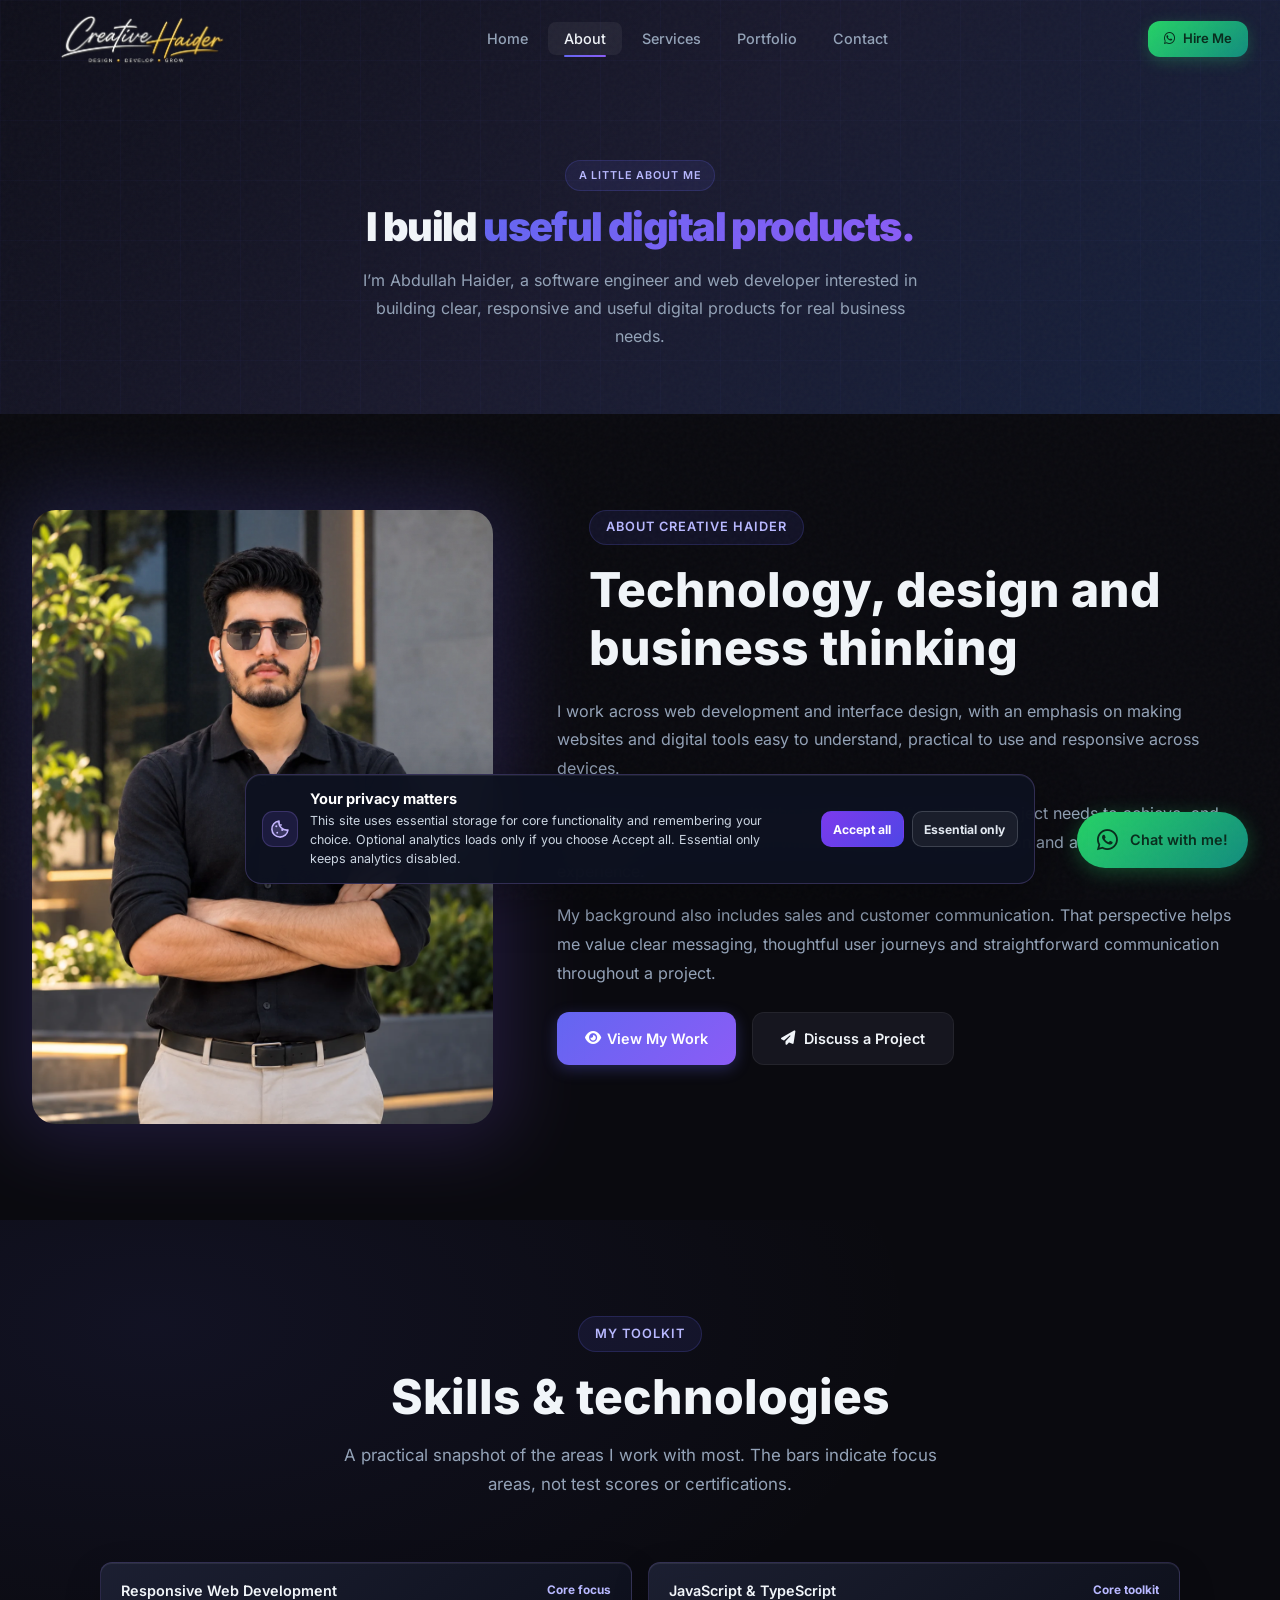
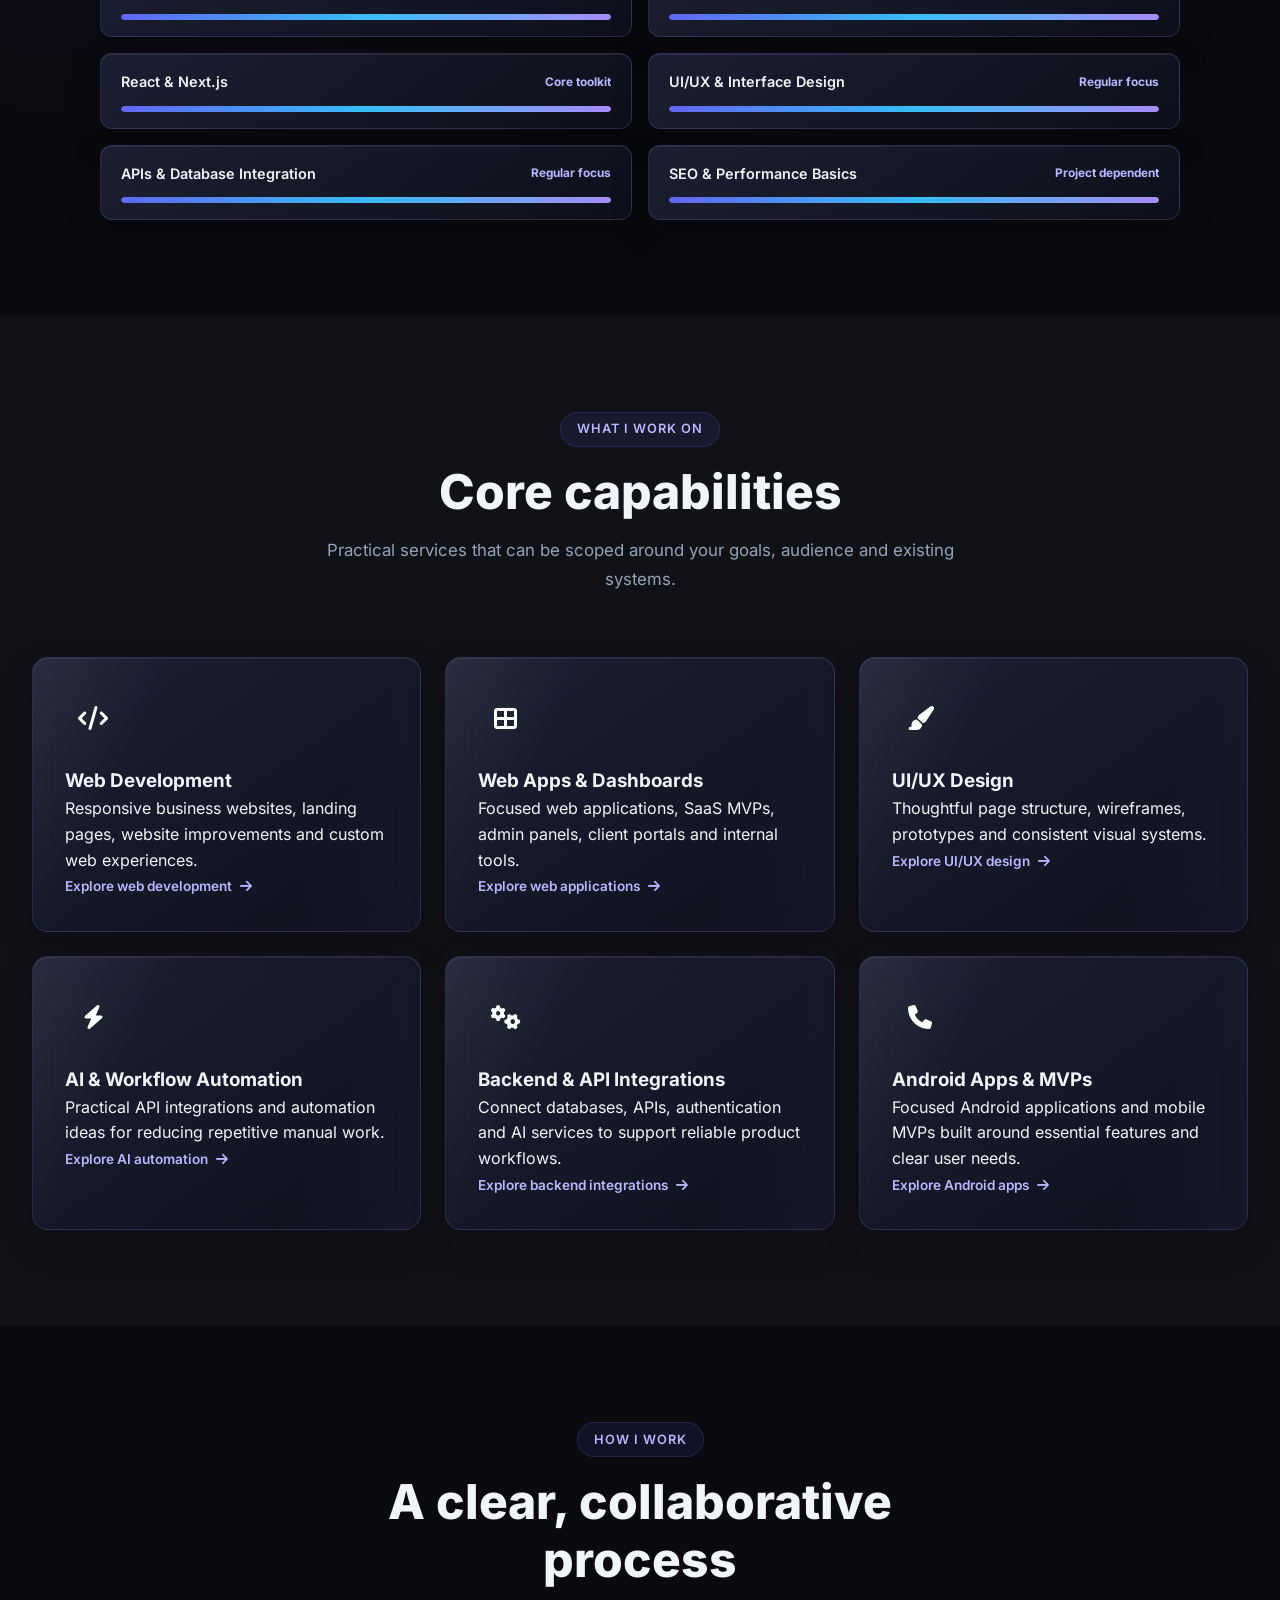
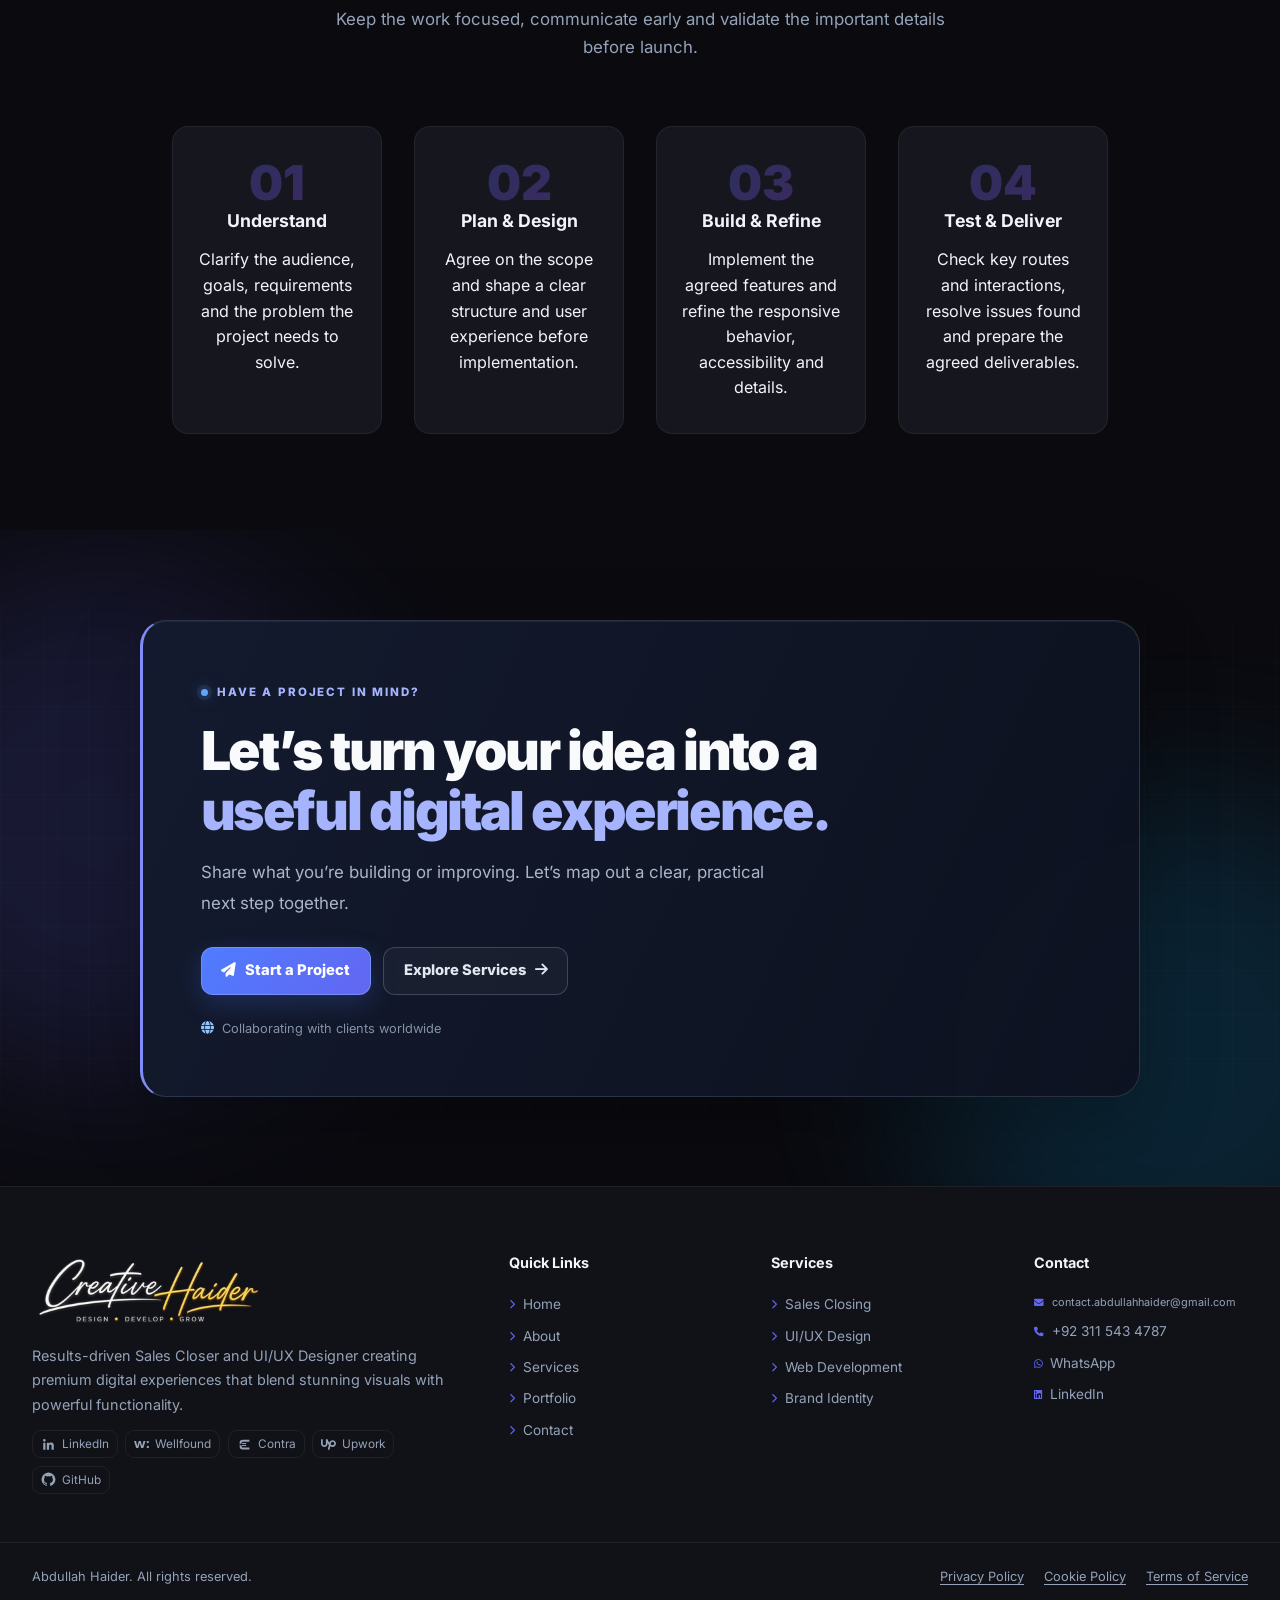
<file: about.html>
<!DOCTYPE html>
<html lang="en" data-theme="dark">
<head>
    <!-- Google tag (gtag.js) -->
    <script async src="https://www.googletagmanager.com/gtag/js?id=G-36DZHBQ3N3"></script>
    <script>
      window.dataLayer = window.dataLayer || [];
      function gtag(){dataLayer.push(arguments);}
      gtag('js', new Date());
      gtag('config', 'G-36DZHBQ3N3');
    </script>

    <meta charset="UTF-8">
    <meta name="viewport" content="width=device-width, initial-scale=1.0">
    <meta name="description" content="Meet Abdullah Haider, a software engineer building responsive websites, SaaS products and practical web applications.">
    <meta name="author" content="Abdullah Haider">
    <title>About Abdullah Haider | Software Engineer &amp; Web Developer</title>
    <link rel="icon" type="image/png" href="/images/favicon-48.png">
    <link rel="shortcut icon" type="image/png" href="/images/favicon-48.png">
    <link rel="apple-touch-icon" href="/images/favicon-180.png">
    <link rel="stylesheet" href="/css/fonts.css">
    <link rel="stylesheet" href="/css/style.css">
    <link rel="preload" href="/assets/fonts/inter-400.woff2" as="font" type="font/woff2" crossorigin>
    <link rel="canonical" href="https://creativehaider.site/about">
    <meta name="robots" content="index, follow, max-image-preview:large">
    <meta property="og:type" content="profile">
    <meta property="og:site_name" content="Creative Haider">
    <meta property="og:title" content="About Abdullah Haider | Software Engineer &amp; Web Developer">
    <meta property="og:description" content="Meet Abdullah Haider and explore his approach to web development, SaaS and responsive digital products.">
    <meta property="og:url" content="https://creativehaider.site/about">
    <meta property="og:image" content="https://creativehaider.site/images/abdullah-haider-portrait.jpg">
    <meta property="og:image:alt" content="Portrait of Abdullah Haider">
    <meta name="twitter:card" content="summary_large_image">
    <meta name="twitter:title" content="About Abdullah Haider | Software Engineer &amp; Web Developer">
    <meta name="twitter:description" content="Meet Abdullah Haider and explore his approach to web development, SaaS and responsive digital products.">
    <meta name="twitter:image" content="https://creativehaider.site/images/abdullah-haider-portrait.jpg">
    <script type="application/ld+json">{"@context":"https://schema.org","@graph":[{"@type":"WebPage","@id":"https://creativehaider.site/about#webpage","url":"https://creativehaider.site/about","name":"About Abdullah Haider | Software Engineer & Web Developer","description":"Learn about Abdullah Haider's approach to web development, UI/UX and practical digital solutions.","isPartOf":{"@id":"https://creativehaider.site/#website"},"about":{"@id":"https://creativehaider.site/#person"}},{"@type":"BreadcrumbList","itemListElement":[{"@type":"ListItem","position":1,"name":"Home","item":"https://creativehaider.site/"},{"@type":"ListItem","position":2,"name":"About","item":"https://creativehaider.site/about"}]}]}</script>
    <noscript><style>.page-loader{display:none}.reveal,[data-aos]{opacity:1!important;transform:none!important;visibility:visible!important}</style></noscript>
</head>
<body class="public-site">
    <a class="skip-link" href="#main-content">Skip to main content</a>
    <div class="noise-overlay" aria-hidden="true"></div>

    <nav class="navbar" aria-label="Main navigation">
        <div class="navbar-container">
            <a href="/" class="logo brand-logo-link" aria-label="Creative Haider home"><img class="brand-logo-img" src="/images/optimized/creative-haider-logo-690.webp" srcset="/images/optimized/creative-haider-logo-345.webp 345w, /images/optimized/creative-haider-logo-690.webp 690w" sizes="(max-width: 480px) 190px, 230px" alt="Creative Haider" width="690" height="230" decoding="async"></a>
            <ul class="nav-links">
                <li><a href="/">Home</a></li>
                <li><a href="/about" class="active" aria-current="page">About</a></li>
                <li><a href="/services">Services</a></li>
                <li><a href="/portfolio">Portfolio</a></li>
                <li><a href="/contact">Contact</a></li>
            </ul>
            <div class="nav-actions">
                <a href="https://wa.me/923115434787" class="whatsapp-btn" aria-label="Discuss a project on WhatsApp" target="_blank" rel="noopener noreferrer"><i aria-hidden="true" class="fab fa-whatsapp"></i><span>Hire Me</span></a>
                <button class="mobile-menu-btn" aria-label="Open menu" aria-controls="mobile-menu" aria-expanded="false"><i aria-hidden="true" class="fas fa-bars"></i></button>
            </div>
        </div>
    </nav>

    <div class="mobile-menu" id="mobile-menu" role="dialog" aria-modal="true" aria-label="Mobile navigation" hidden>
        <button class="mobile-menu-close" aria-label="Close menu"><i aria-hidden="true" class="fas fa-times"></i></button>
        <a href="/">Home</a><a href="/about" aria-current="page">About</a><a href="/services">Services</a><a href="/portfolio">Portfolio</a><a href="/contact">Contact</a>
    </div>

    <header class="page-header about-page-header">
        <p class="section-label">A little about me</p>
        <h1>I build <span class="gradient-text">useful digital products.</span></h1>
        <p>I’m Abdullah Haider, a software engineer and web developer interested in building clear, responsive and useful digital products for real business needs.</p>
    </header>

    <main id="main-content" tabindex="-1">
        <section class="section" aria-labelledby="about-intro-title">
            <div class="about-grid">
                <div class="about-image reveal"><div class="about-image-wrapper"><div class="about-image-bg" aria-hidden="true"></div><img src="/images/about-profile.webp" alt="Portrait of Abdullah Haider" width="1302" height="1208" loading="eager" fetchpriority="high" decoding="async"></div></div>
                <div class="about-content">
                    <div class="section-header" style="text-align:left;margin-bottom:1.25rem">
                        <span class="section-label">About Creative Haider</span>
                        <h2 class="section-title" id="about-intro-title">Technology, design and business thinking</h2>
                    </div>
                    <p>I work across web development and interface design, with an emphasis on making websites and digital tools easy to understand, practical to use and responsive across devices.</p>
                    <p>My approach is to start with the problem, clarify what the project needs to achieve, and then build a focused solution with maintainable implementation and a considered user experience.</p>
                    <p>My background also includes sales and customer communication. That perspective helps me value clear messaging, thoughtful user journeys and straightforward communication throughout a project.</p>
                    <div class="hero-buttons" style="margin-top:1.5rem">
                        <a href="/portfolio" class="btn btn-primary"><i aria-hidden="true" class="fas fa-eye"></i> View My Work</a>
                        <a href="/contact" class="btn btn-secondary"><i aria-hidden="true" class="fas fa-paper-plane"></i> Discuss a Project</a>
                    </div>
                </div>
            </div>
        </section>

        <section class="section about-skills-section" aria-labelledby="about-skills-title">
            <div class="container">
                <div class="section-header">
                    <span class="section-label">My toolkit</span>
                    <h2 class="section-title" id="about-skills-title">Skills &amp; technologies</h2>
                    <p class="section-description">A practical snapshot of the areas I work with most. The bars indicate focus areas, not test scores or certifications.</p>
                </div>
                <div class="about-skill-grid">
                    <article class="skill-item reveal"><div class="skill-header"><span class="skill-name">Responsive Web Development</span><span class="skill-percent">Core focus</span></div><div class="skill-bar" role="img" aria-label="Responsive web development is a core focus"><div class="skill-progress" style="--skill-level:92%"></div></div></article>
                    <article class="skill-item reveal"><div class="skill-header"><span class="skill-name">JavaScript &amp; TypeScript</span><span class="skill-percent">Core toolkit</span></div><div class="skill-bar" role="img" aria-label="JavaScript and TypeScript are core tools"><div class="skill-progress" style="--skill-level:88%"></div></div></article>
                    <article class="skill-item reveal"><div class="skill-header"><span class="skill-name">React &amp; Next.js</span><span class="skill-percent">Core toolkit</span></div><div class="skill-bar" role="img" aria-label="React and Next.js are core tools"><div class="skill-progress" style="--skill-level:82%"></div></div></article>
                    <article class="skill-item reveal"><div class="skill-header"><span class="skill-name">UI/UX &amp; Interface Design</span><span class="skill-percent">Regular focus</span></div><div class="skill-bar" role="img" aria-label="UI and UX design is a regular focus"><div class="skill-progress" style="--skill-level:78%"></div></div></article>
                    <article class="skill-item reveal"><div class="skill-header"><span class="skill-name">APIs &amp; Database Integration</span><span class="skill-percent">Regular focus</span></div><div class="skill-bar" role="img" aria-label="API and database integration is a regular focus"><div class="skill-progress" style="--skill-level:76%"></div></div></article>
                    <article class="skill-item reveal"><div class="skill-header"><span class="skill-name">SEO &amp; Performance Basics</span><span class="skill-percent">Project dependent</span></div><div class="skill-bar" role="img" aria-label="SEO and performance work is scoped per project"><div class="skill-progress" style="--skill-level:70%"></div></div></article>
                </div>
            </div>
        </section>

        <section class="section" style="background:var(--bg-secondary)" aria-labelledby="capabilities-title">
            <div>
                <div class="section-header">
                    <span class="section-label">What I work on</span>
                    <h2 class="section-title" id="capabilities-title">Core capabilities</h2>
                    <p class="section-description">Practical services that can be scoped around your goals, audience and existing systems.</p>
                </div>
                <div class="services-grid">
                    <article class="service-card reveal">
                        <div class="service-icon"><i aria-hidden="true" class="fas fa-code"></i></div>
                        <h3>Web Development</h3>
                        <p>Responsive business websites, landing pages, website improvements and custom web experiences.</p>
                        <a class="service-link" href="/services#web-development">Explore web development <i aria-hidden="true" class="fas fa-arrow-right"></i></a>
                    </article>
                    <article class="service-card reveal">
                        <div class="service-icon"><i aria-hidden="true" class="fas fa-layer-group"></i></div>
                        <h3>Web Apps &amp; Dashboards</h3>
                        <p>Focused web applications, SaaS MVPs, admin panels, client portals and internal tools.</p>
                        <a class="service-link" href="/services#custom-apps-saas">Explore web applications <i aria-hidden="true" class="fas fa-arrow-right"></i></a>
                    </article>
                    <article class="service-card reveal">
                        <div class="service-icon"><i aria-hidden="true" class="fas fa-paint-brush"></i></div>
                        <h3>UI/UX Design</h3>
                        <p>Thoughtful page structure, wireframes, prototypes and consistent visual systems.</p>
                        <a class="service-link" href="/services#ui-ux-design">Explore UI/UX design <i aria-hidden="true" class="fas fa-arrow-right"></i></a>
                    </article>
                    <article class="service-card reveal">
                        <div class="service-icon"><i aria-hidden="true" class="fas fa-wand-magic-sparkles"></i></div>
                        <h3>AI &amp; Workflow Automation</h3>
                        <p>Practical API integrations and automation ideas for reducing repetitive manual work.</p>
                        <a class="service-link" href="/services#ai-automation">Explore AI automation <i aria-hidden="true" class="fas fa-arrow-right"></i></a>
                    </article>
                    <article class="service-card reveal">
                        <div class="service-icon"><i aria-hidden="true" class="fas fa-server"></i></div>
                        <h3>Backend &amp; API Integrations</h3>
                        <p>Connect databases, APIs, authentication and AI services to support reliable product workflows.</p>
                        <a class="service-link" href="/services#backend-ai-integrations">Explore backend integrations <i aria-hidden="true" class="fas fa-arrow-right"></i></a>
                    </article>
                    <article class="service-card reveal">
                        <div class="service-icon"><i aria-hidden="true" class="fas fa-mobile-alt"></i></div>
                        <h3>Android Apps &amp; MVPs</h3>
                        <p>Focused Android applications and mobile MVPs built around essential features and clear user needs.</p>
                        <a class="service-link" href="/services#android-apps">Explore Android apps <i aria-hidden="true" class="fas fa-arrow-right"></i></a>
                    </article>
                </div>
            </div>
        </section>

        <section class="section" aria-labelledby="approach-title">
            <div class="container">
                <div class="section-header">
                    <span class="section-label">How I work</span>
                    <h2 class="section-title" id="approach-title">A clear, collaborative process</h2>
                    <p class="section-description">Keep the work focused, communicate early and validate the important details before launch.</p>
                </div>
                <div class="process-grid">
                    <article class="process-card reveal"><span class="process-number">01</span><h3 class="process-title">Understand</h3><p>Clarify the audience, goals, requirements and the problem the project needs to solve.</p></article>
                    <article class="process-card reveal"><span class="process-number">02</span><h3 class="process-title">Plan &amp; Design</h3><p>Agree on the scope and shape a clear structure and user experience before implementation.</p></article>
                    <article class="process-card reveal"><span class="process-number">03</span><h3 class="process-title">Build &amp; Refine</h3><p>Implement the agreed features and refine the responsive behavior, accessibility and details.</p></article>
                    <article class="process-card reveal"><span class="process-number">04</span><h3 class="process-title">Test &amp; Deliver</h3><p>Check key routes and interactions, resolve issues found and prepare the agreed deliverables.</p></article>
                </div>
            </div>
        </section>

        <section class="project-cta project-cta-about" aria-labelledby="about-cta-title">
            <div class="project-cta-glow" aria-hidden="true"></div>
            <div class="container">
                <div class="project-cta-card" data-aos="fade-up">
                    <span class="project-cta-eyebrow"><span class="project-cta-dot"></span> HAVE A PROJECT IN MIND?</span>
                    <h2 id="about-cta-title">Let’s turn your idea into a <span>useful digital experience.</span></h2>
                    <p>Share what you’re building or improving. Let’s map out a clear, practical next step together.</p>
                    <div class="project-cta-actions">
                        <a href="/contact" class="project-cta-primary"><i aria-hidden="true" class="fas fa-paper-plane"></i> Start a Project</a>
                        <a href="/services" class="project-cta-secondary">Explore Services <i aria-hidden="true" class="fas fa-arrow-right"></i></a>
                    </div>
                    <div class="project-cta-footnote"><i aria-hidden="true" class="fas fa-globe"></i> Collaborating with clients worldwide</div>
                </div>
            </div>
        </section>
    </main>

    <footer class="footer">
        <div class="footer-grid">
            <div class="footer-brand">
                <a href="/" class="logo brand-logo-link" aria-label="Creative Haider home"><img class="brand-logo-img" src="/images/optimized/creative-haider-logo-690.webp" srcset="/images/optimized/creative-haider-logo-345.webp 345w, /images/optimized/creative-haider-logo-690.webp 690w" sizes="(max-width: 480px) 190px, 230px" alt="Creative Haider" width="690" height="230" decoding="async"></a>
                <p>Results-driven Sales Closer and UI/UX Designer creating premium digital experiences that blend stunning visuals with powerful functionality.</p>
                <nav class="footer-social-links" aria-label="Professional profiles">
                    <a href="https://linkedin.com/in/abdullah-haider-sales-closer" target="_blank" rel="noopener noreferrer" aria-label="LinkedIn profile" title="LinkedIn"><svg class="profile-brand-icon" viewBox="0 0 24 24" aria-hidden="true" focusable="false" xmlns="http://www.w3.org/2000/svg"><path fill="currentColor" d="M20.447 20.452h-3.554v-5.569c0-1.328-.027-3.037-1.852-3.037-1.853 0-2.136 1.445-2.136 2.939v5.667H9.35V9h3.414v1.561h.049c.476-.9 1.637-1.85 3.37-1.85 3.601 0 4.267 2.37 4.267 5.455v6.286zM5.337 7.433a2.062 2.062 0 1 1 0-4.124 2.062 2.062 0 0 1 0 4.124zM3.56 9h3.558v11.452H3.56z"/></svg><span>LinkedIn</span></a>
                    <a href="https://wellfound.com/u/abdullah-haider-5" target="_blank" rel="noopener noreferrer" aria-label="Wellfound profile" title="Wellfound"><svg class="profile-brand-icon" viewBox="0 0 24 24" aria-hidden="true" focusable="false" xmlns="http://www.w3.org/2000/svg"><path fill="currentColor" d="M23.998 8.128c.063-1.379-1.612-2.376-2.795-1.664-1.23.598-1.322 2.52-.156 3.234 1.2.862 2.995-.09 2.951-1.57zm0 7.748c.063-1.38-1.612-2.377-2.795-1.665-1.23.598-1.322 2.52-.156 3.234 1.2.863 2.995-.09 2.951-1.57zm-20.5 1.762L0 6.364h3.257l2.066 8.106 2.245-8.106h3.267l2.244 8.106 2.065-8.106h3.257l-3.54 11.274H11.39c-.73-2.713-1.46-5.426-2.188-8.14l-2.233 8.14H3.5z"/></svg><span>Wellfound</span></a>
                    <a href="https://contra.com/abdullahhaider" target="_blank" rel="noopener noreferrer" aria-label="Contra profile" title="Contra"><svg class="profile-brand-icon" viewBox="0 0 24 24" aria-hidden="true" focusable="false" xmlns="http://www.w3.org/2000/svg"><path fill="currentColor" d="M19.8 4.2H9.3a5.1 5.1 0 0 0 0 10.2h5.4v-3.2H9.3a1.9 1.9 0 0 1 0-3.8h10.5V4.2zm-5.1 5.4v3.2h-5.4a1.9 1.9 0 0 0 0 3.8h10.5v3.2H9.3a5.1 5.1 0 0 1 0-10.2h5.4z"/></svg><span>Contra</span></a>
                    <a href="https://www.upwork.com/freelancers/~01ef27e63171bef31a" target="_blank" rel="noopener noreferrer" aria-label="Upwork profile" title="Upwork"><svg class="profile-brand-icon" viewBox="0 0 24 24" aria-hidden="true" focusable="false" xmlns="http://www.w3.org/2000/svg"><path fill="currentColor" d="M18.561 13.158c-1.102 0-2.135-.467-3.074-1.227l.228-1.076.008-.042c.207-1.143.849-3.06 2.839-3.06 1.492 0 2.703 1.212 2.703 2.703-.001 1.489-1.212 2.702-2.704 2.702zm0-8.14c-2.539 0-4.51 1.649-5.31 4.366-1.22-1.834-2.148-4.036-2.687-5.892H7.828v7.112c-.002 1.406-1.141 2.546-2.547 2.548-1.405-.002-2.543-1.143-2.545-2.548V3.492H0v7.112c0 2.914 2.37 5.303 5.281 5.303 2.913 0 5.283-2.389 5.283-5.303v-1.19c.529 1.107 1.182 2.229 1.974 3.221l-1.673 7.873h2.797l1.213-5.71c1.063.679 2.285 1.109 3.686 1.109 3 0 5.439-2.452 5.439-5.45 0-3-2.439-5.439-5.439-5.439z"/></svg><span>Upwork</span></a>
                                    <a href="https://github.com/abdullahhaiderr" target="_blank" rel="noopener noreferrer" aria-label="GitHub profile" title="GitHub"><svg class="profile-brand-icon" viewBox="0 0 24 24" aria-hidden="true" focusable="false" xmlns="http://www.w3.org/2000/svg"><path fill="currentColor" d="M12 .9a11.1 11.1 0 0 0-3.51 21.63c.55.1.76-.24.76-.53v-2.08c-3.1.67-3.75-1.32-3.75-1.32-.5-1.29-1.24-1.63-1.24-1.63-1.02-.7.08-.69.08-.69 1.13.08 1.73 1.16 1.73 1.16 1 .1.76 2.08 3.15 1.59.1-.73.4-1.23.69-1.52-2.47-.28-5.07-1.24-5.07-5.5 0-1.22.44-2.22 1.16-3-.12-.28-.5-1.42.11-2.96 0 0 .95-.3 3.05 1.15a10.6 10.6 0 0 1 5.55 0c2.1-1.45 3.05-1.15 3.05-1.15.61 1.54.23 2.68.11 2.96.72.78 1.16 1.78 1.16 3 0 4.27-2.61 5.21-5.1 5.49.4.35.75 1.02.75 2.06V22c0 .29.2.64.77.53A11.1 11.1 0 0 0 12 .9z"/></svg><span>GitHub</span></a>
</nav>
            </div>
            <div>
                <h2 class="footer-title">Quick Links</h2>
                <ul class="footer-links">
                    <li><a href="/"><i aria-hidden="true" class="fas fa-chevron-right"></i> Home</a></li>
                    <li><a href="/about"><i aria-hidden="true" class="fas fa-chevron-right"></i> About</a></li>
                    <li><a href="/services"><i aria-hidden="true" class="fas fa-chevron-right"></i> Services</a></li>
                    <li><a href="/portfolio"><i aria-hidden="true" class="fas fa-chevron-right"></i> Portfolio</a></li>
                    <li><a href="/contact"><i aria-hidden="true" class="fas fa-chevron-right"></i> Contact</a></li>
                </ul>
            </div>
            <div>
                <h2 class="footer-title">Services</h2>
                <ul class="footer-links">
                    <li><a href="/services"><i aria-hidden="true" class="fas fa-chevron-right"></i> Sales Closing</a></li>
                    <li><a href="/services"><i aria-hidden="true" class="fas fa-chevron-right"></i> UI/UX Design</a></li>
                    <li><a href="/services"><i aria-hidden="true" class="fas fa-chevron-right"></i> Web Development</a></li>
                    <li><a href="/services"><i aria-hidden="true" class="fas fa-chevron-right"></i> Brand Identity</a></li>
                </ul>
            </div>
            <div>
                <h2 class="footer-title">Contact</h2>
                <ul class="footer-links">
                    <li><a href="mailto:contact.abdullahhaider@gmail.com"><i aria-hidden="true" class="fas fa-envelope"></i> contact.abdullahhaider@gmail.com</a></li>
                    <li><a href="tel:+923115434787"><i aria-hidden="true" class="fas fa-phone"></i> +92 311 543 4787</a></li>
                    <li><a href="https://wa.me/923115434787" target="_blank" rel="noopener noreferrer"><i aria-hidden="true" class="fab fa-whatsapp"></i> WhatsApp</a></li>
                    <li><a href="https://linkedin.com/in/abdullah-haider-sales-closer" target="_blank" rel="noopener noreferrer"><i aria-hidden="true" class="fab fa-linkedin"></i> LinkedIn</a></li>
                </ul>
            </div>
        </div>
        <div class="footer-bottom">
            <p> Abdullah Haider. All rights reserved.</p>
            <div class="footer-legal-links" aria-label="Policies"><a href="/privacy">Privacy Policy</a><a href="/cookies">Cookie Policy</a><a href="/terms">Terms of Service</a></div>
        </div>
    </footer>

    <div class="whatsapp-float"><a href="https://wa.me/923115434787" class="whatsapp-float-btn" aria-label="Chat on WhatsApp" target="_blank" rel="noopener noreferrer"><i aria-hidden="true" class="fab fa-whatsapp"></i><span class="whatsapp-float-label">Chat with me!</span></a></div>
    <a href="#" class="back-to-top" aria-label="Back to top"><i aria-hidden="true" class="fas fa-arrow-up"></i></a>
    <script defer src="/js/supabase-config.js"></script>
    <script defer src="/js/main.js"></script>
    <script defer src="/js/image-manifest.js"></script>
    <script defer src="/js/public-data.js"></script>
</body>
</html>
</file>
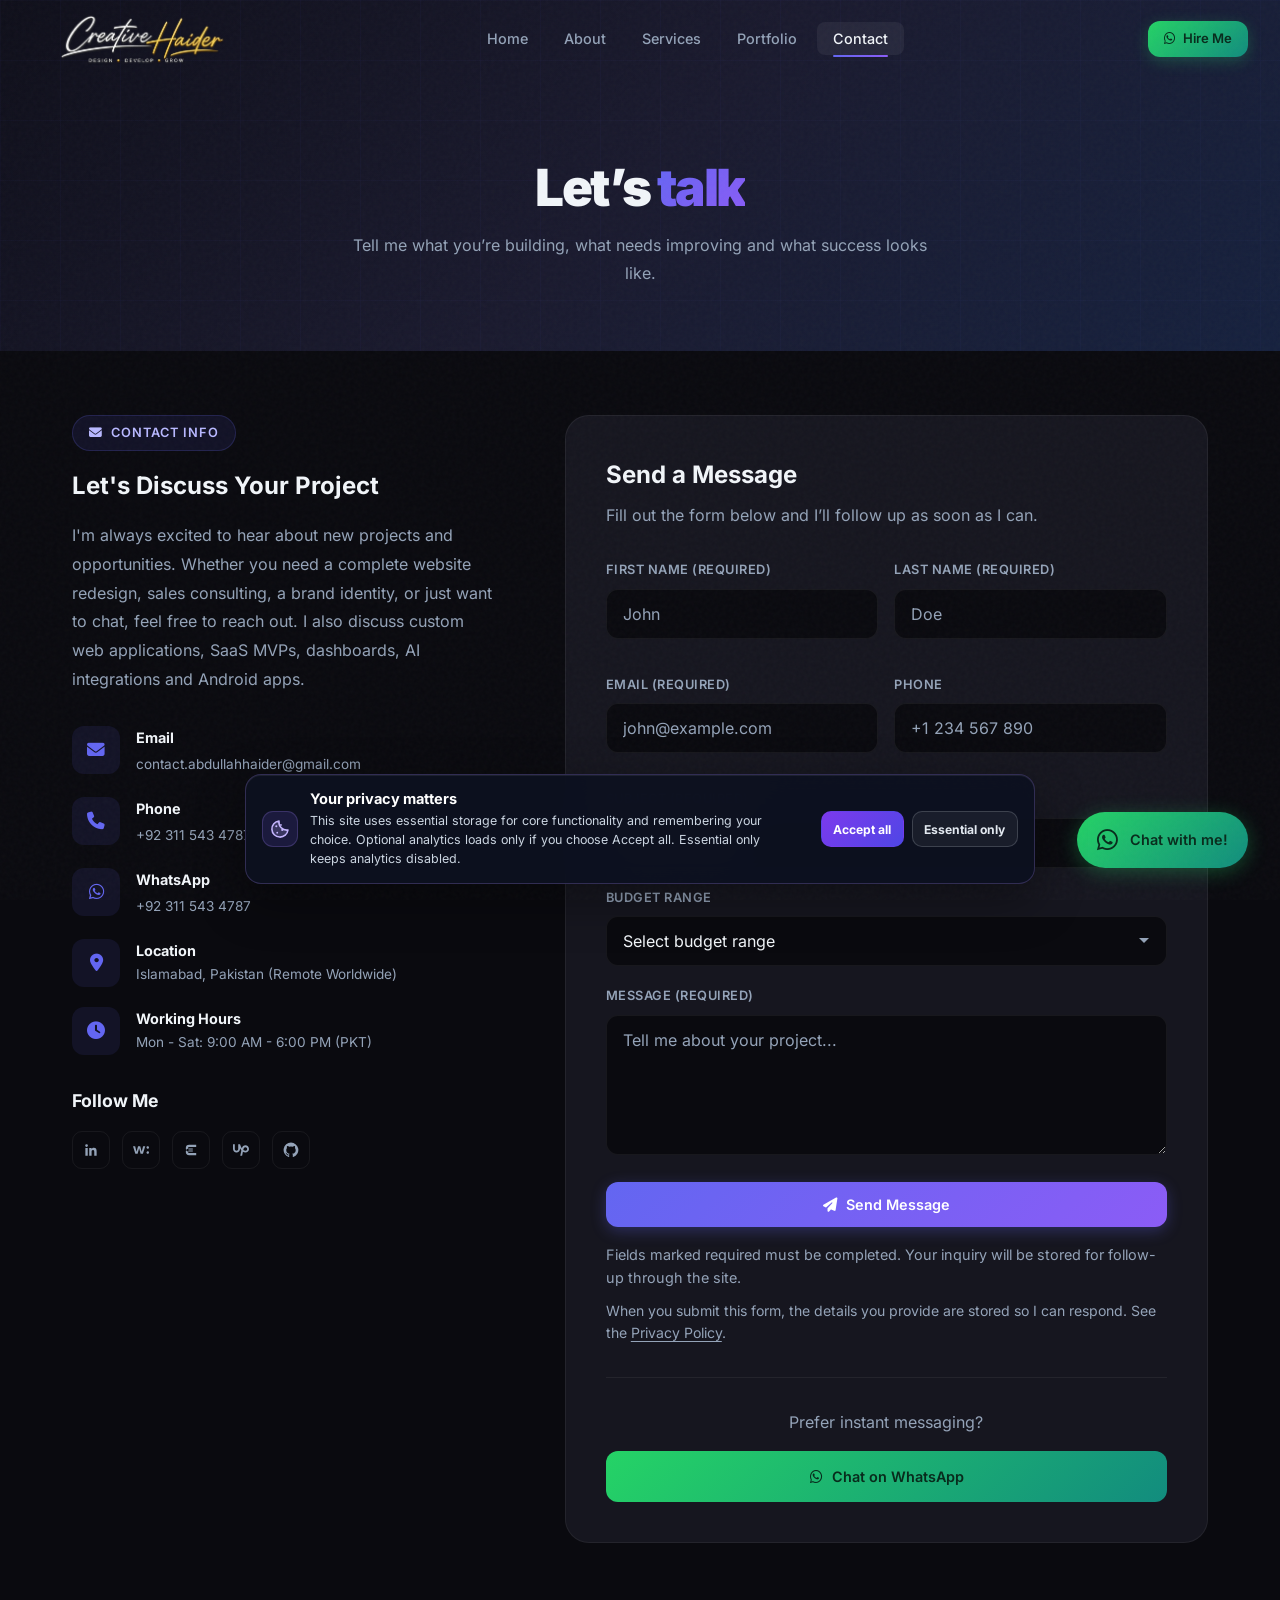
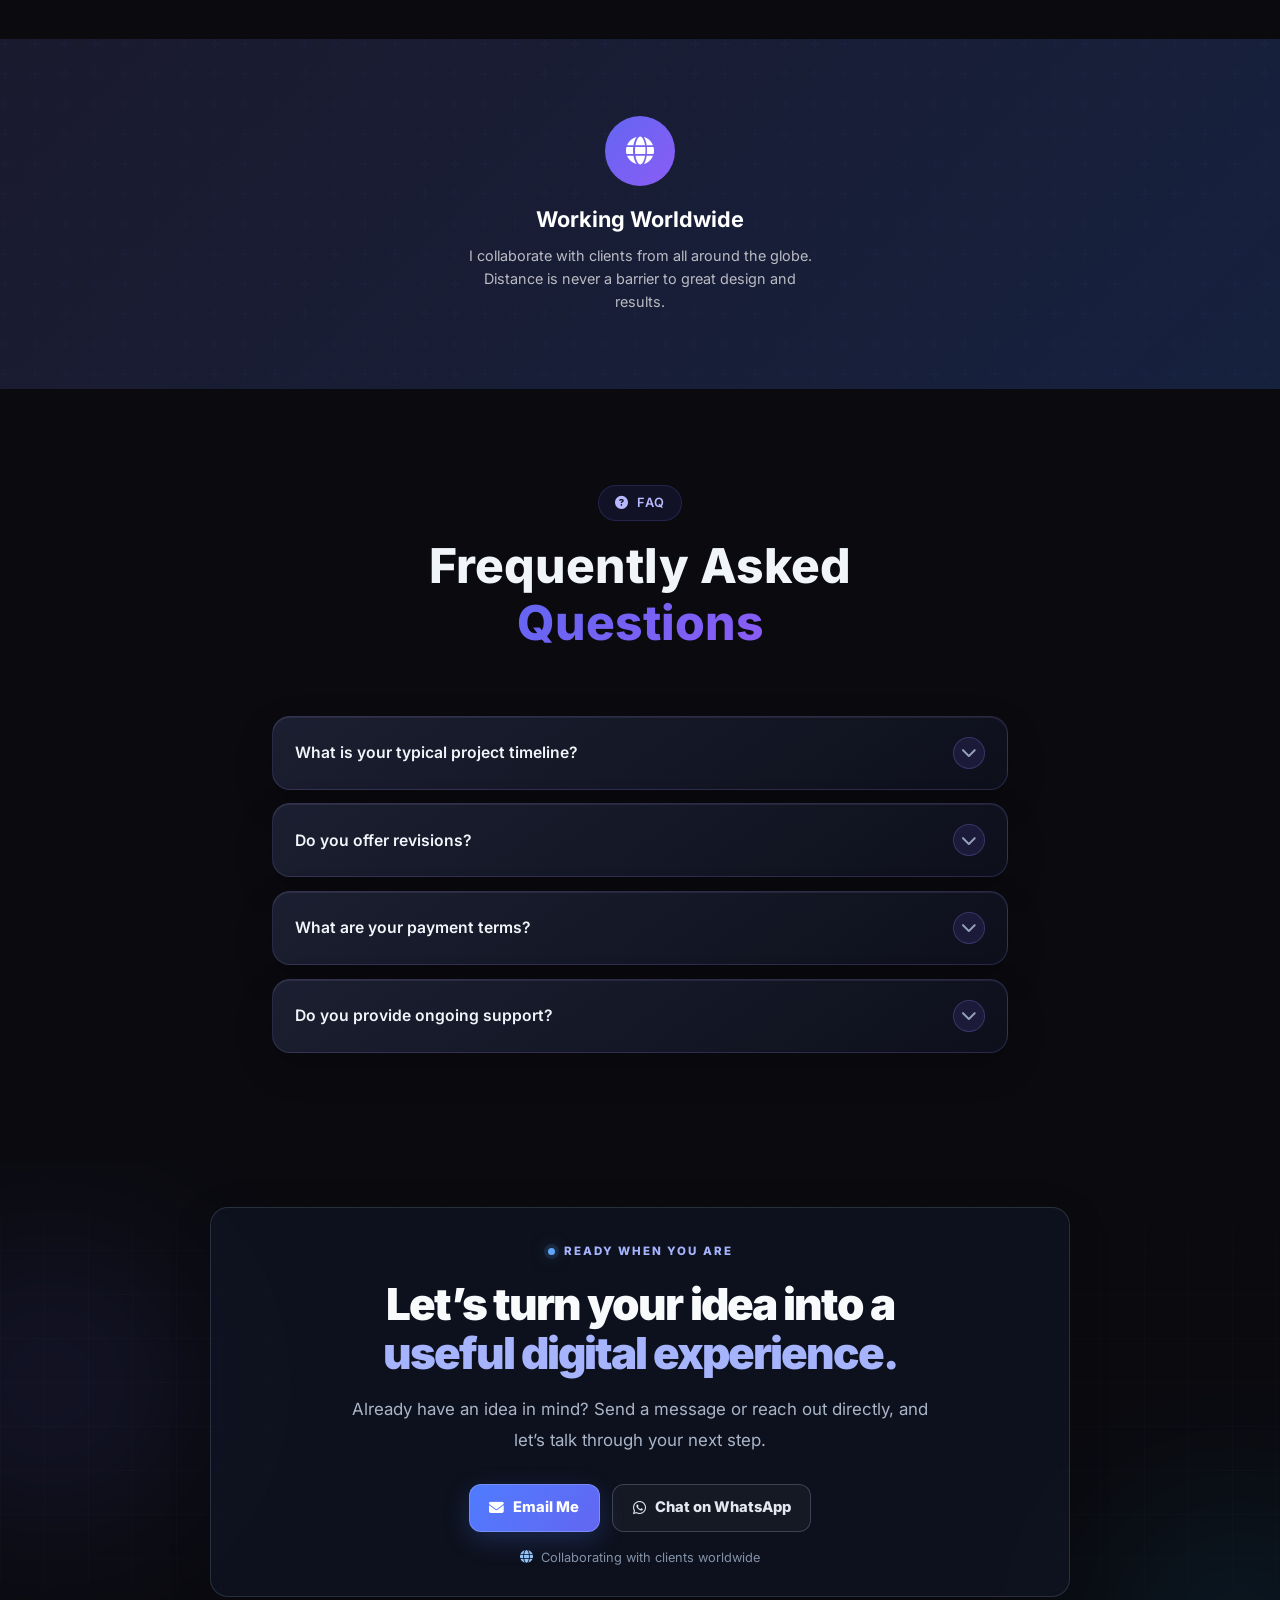
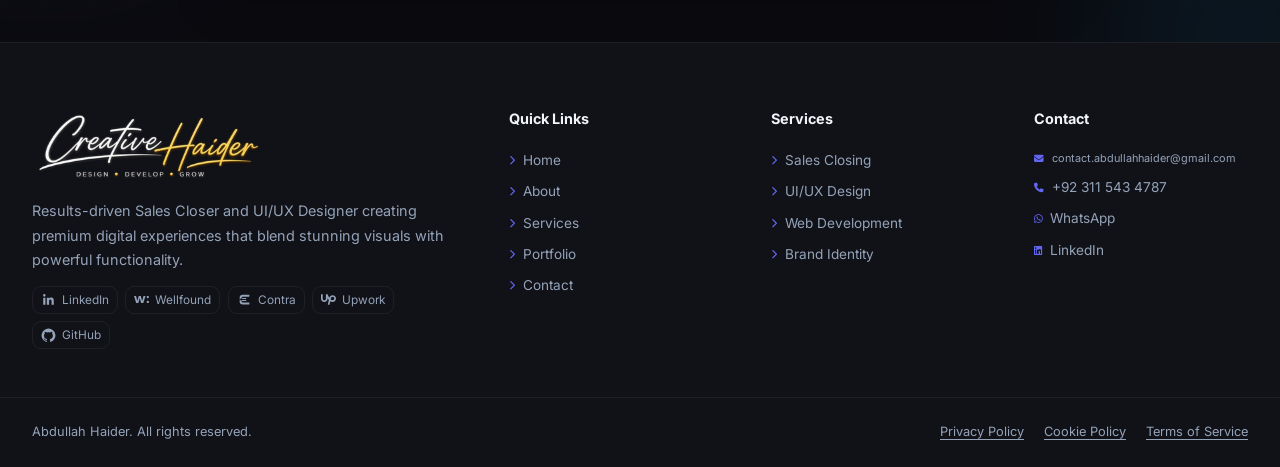
<file: contact.html>
<!DOCTYPE html>
<html lang="en" data-theme="dark">
<head>
    <!-- Google tag (gtag.js) -->
    <script async src="https://www.googletagmanager.com/gtag/js?id=G-36DZHBQ3N3"></script>
    <script>
      window.dataLayer = window.dataLayer || [];
      function gtag(){dataLayer.push(arguments);}
      gtag('js', new Date());
      gtag('config', 'G-36DZHBQ3N3');
    </script>

    <meta charset="UTF-8">
    <meta name="viewport" content="width=device-width, initial-scale=1.0">
    <meta name="description" content="Contact Abdullah Haider about web apps, SaaS MVPs, AI automation, dashboards, responsive websites and Android apps.">
    <title>Contact Abdullah Haider | Web &amp; App Projects</title>

    <link rel="icon" type="image/png" href="/images/favicon-48.png">
    <link rel="shortcut icon" type="image/png" href="/images/favicon-48.png">
    <link rel="apple-touch-icon" href="/images/favicon-180.png">
    <link rel="stylesheet" href="/css/fonts.css">
    <link rel="stylesheet" href="/css/style.css">
    <link rel="preload" href="/assets/fonts/inter-400.woff2" as="font" type="font/woff2" crossorigin>
    <link rel="canonical" href="https://creativehaider.site/contact">
    <meta name="robots" content="index, follow, max-image-preview:large">
    <meta property="og:type" content="website">
    <meta property="og:site_name" content="Creative Haider">
    <meta property="og:title" content="Contact Abdullah Haider | Web &amp; App Projects">
    <meta property="og:description" content="Discuss your web app, SaaS, AI automation, dashboard, website or Android project with Abdullah Haider.">
    <meta property="og:url" content="https://creativehaider.site/contact">
    <meta property="og:image" content="https://creativehaider.site/images/abdullah-haider-portrait.jpg">
    <meta property="og:image:alt" content="Portrait of Abdullah Haider wearing a black blazer">
    <meta name="twitter:card" content="summary_large_image">
    <meta name="twitter:title" content="Contact Abdullah Haider | Web &amp; App Projects">
    <meta name="twitter:description" content="Discuss your web app, SaaS, AI automation, dashboard, website or Android project with Abdullah Haider.">
    <meta name="twitter:image" content="https://creativehaider.site/images/abdullah-haider-portrait.jpg">
    <script type="application/ld+json">{"@context":"https://schema.org","@graph":[{"@type":"WebSite","@id":"https://creativehaider.site/#website","url":"https://creativehaider.site/","name":"Creative Haider","alternateName":"Abdullah Haider","publisher":{"@id":"https://creativehaider.site/#person"}},{"@type":"Person","@id":"https://creativehaider.site/#person","name":"Abdullah Haider","alternateName":"Creative Haider","url":"https://creativehaider.site/","image":"https://creativehaider.site/images/abdullah-haider-portrait.jpg","jobTitle":"Web Designer, Developer and Sales Closer"},{"@type":"WebPage","@id":"https://creativehaider.site/contact#webpage","url":"https://creativehaider.site/contact","name":"Contact Abdullah Haider | Web and App Projects","description":"Contact Abdullah Haider to discuss web apps, SaaS MVPs, responsive websites, dashboards, AI integrations, Android apps, UI/UX, branding or sales consulting.","isPartOf":{"@id":"https://creativehaider.site/#website"},"about":{"@id":"https://creativehaider.site/#person"}},{"@type":"BreadcrumbList","itemListElement":[{"@type":"ListItem","position":1,"name":"Home","item":"https://creativehaider.site/"},{"@type":"ListItem","position":2,"name":"Contact","item":"https://creativehaider.site/contact"}]}]}</script>
    <noscript><style>.page-loader{display:none}.reveal,[data-aos]{opacity:1!important;transform:none!important;visibility:visible!important}</style></noscript>
</head>
<body class="public-site">
    <a class="skip-link" href="#main-content">Skip to main content</a>

    <div class="noise-overlay"></div>

    <!-- Navigation -->
    <nav class="navbar" aria-label="Main navigation">
        <div class="navbar-container">
            <a href="/" class="logo brand-logo-link" aria-label="Creative Haider home"><img class="brand-logo-img" src="/images/optimized/creative-haider-logo-690.webp" srcset="/images/optimized/creative-haider-logo-345.webp 345w, /images/optimized/creative-haider-logo-690.webp 690w" sizes="(max-width: 480px) 190px, 230px" alt="Creative Haider" width="690" height="230" decoding="async"></a>
            <ul class="nav-links">
                <li><a href="/">Home</a></li>
                <li><a href="/about">About</a></li>
                <li><a href="/services">Services</a></li>
                <li><a href="/portfolio">Portfolio</a></li>
                <li><a href="/contact" class="active">Contact</a></li>
            </ul>
            <div class="nav-actions">
                <a href="https://wa.me/923115434787" class="whatsapp-btn" aria-label="Discuss a project on WhatsApp" target="_blank" rel="noopener noreferrer">
                    <i aria-hidden="true" class="fab fa-whatsapp"></i>
                    <span>Hire Me</span>
                </a>
                <button class="mobile-menu-btn" aria-label="Open menu" aria-controls="mobile-menu" aria-expanded="false">
                    <i aria-hidden="true" class="fas fa-bars"></i>
                </button>
            </div>
        </div>
    </nav>

    <!-- Mobile Menu -->
    <div class="mobile-menu" id="mobile-menu" role="dialog" aria-modal="true" aria-label="Mobile navigation" hidden>
        <button class="mobile-menu-close" aria-label="Close menu"><i aria-hidden="true" class="fas fa-times"></i></button>
        <a href="/">Home</a>
        <a href="/about">About</a>
        <a href="/services">Services</a>
        <a href="/portfolio">Portfolio</a>
        <a href="/contact">Contact</a>
    </div>

    <!-- Page Header -->
    <header class="page-header">
        <h1 data-aos="fade-up">Let’s <span class="gradient-text">talk</span></h1>
        <p data-aos="fade-up" data-aos-delay="100">Tell me what you’re building, what needs improving and what success looks like.</p>
    </header>

    <!-- Contact Section -->
    <main id="main-content" tabindex="-1">
    <section class="section" style="padding-top: 4rem;">
        <div class="contact-grid">
            <div class="contact-info" data-aos="fade-right">
                <div class="section-label" style="justify-content: flex-start; margin-bottom: 1rem;">
                    <i aria-hidden="true" class="fas fa-envelope"></i>
                    Contact Info
                </div>
                <h3>Let's Discuss Your Project</h3>
                <p>
                    I'm always excited to hear about new projects and opportunities. Whether you need a complete website redesign, sales consulting, a brand identity, or just want to chat, feel free to reach out. I also discuss custom web applications, SaaS MVPs, dashboards, AI integrations and Android apps.
                </p>

                <div class="contact-details">
                    <div class="contact-item">
                        <div class="contact-icon">
                            <i aria-hidden="true" class="fas fa-envelope"></i>
                        </div>
                        <div>
                            <h4>Email</h4>
                            <a href="mailto:contact.abdullahhaider@gmail.com">contact.abdullahhaider@gmail.com</a>
                        </div>
                    </div>
                    <div class="contact-item">
                        <div class="contact-icon">
                            <i aria-hidden="true" class="fas fa-phone"></i>
                        </div>
                        <div>
                            <h4>Phone</h4>
                            <a href="tel:+923115434787">+92 311 543 4787</a>
                        </div>
                    </div>
                    <div class="contact-item">
                        <div class="contact-icon">
                            <i aria-hidden="true" class="fab fa-whatsapp"></i>
                        </div>
                        <div>
                            <h4>WhatsApp</h4>
                            <a href="https://wa.me/923115434787" target="_blank" rel="noopener noreferrer">+92 311 543 4787</a>
                        </div>
                    </div>
                    <div class="contact-item">
                        <div class="contact-icon">
                            <i aria-hidden="true" class="fas fa-map-marker-alt"></i>
                        </div>
                        <div>
                            <h4>Location</h4>
                            <p>Islamabad, Pakistan (Remote Worldwide)</p>
                        </div>
                    </div>
                    <div class="contact-item">
                        <div class="contact-icon">
                            <i aria-hidden="true" class="fas fa-clock"></i>
                        </div>
                        <div>
                            <h4>Working Hours</h4>
                            <p>Mon - Sat: 9:00 AM - 6:00 PM (PKT)</p>
                        </div>
                    </div>
                </div>

                <div>
                    <h4 style="margin-bottom: 1rem; font-size: 1.1rem;">Follow Me</h4>
                    <div class="contact-social" aria-label="Professional profiles">
                        <a href="https://linkedin.com/in/abdullah-haider-sales-closer" class="social-link" target="_blank" aria-label="LinkedIn" title="LinkedIn" rel="noopener noreferrer"><svg class="profile-brand-icon" viewBox="0 0 24 24" aria-hidden="true" focusable="false" xmlns="http://www.w3.org/2000/svg"><path fill="currentColor" d="M20.447 20.452h-3.554v-5.569c0-1.328-.027-3.037-1.852-3.037-1.853 0-2.136 1.445-2.136 2.939v5.667H9.35V9h3.414v1.561h.049c.476-.9 1.637-1.85 3.37-1.85 3.601 0 4.267 2.37 4.267 5.455v6.286zM5.337 7.433a2.062 2.062 0 1 1 0-4.124 2.062 2.062 0 0 1 0 4.124zM3.56 9h3.558v11.452H3.56z"/></svg></a>
                        <a href="https://wellfound.com/u/abdullah-haider-5" class="social-link" target="_blank" aria-label="Wellfound" title="Wellfound" rel="noopener noreferrer"><svg class="profile-brand-icon" viewBox="0 0 24 24" aria-hidden="true" focusable="false" xmlns="http://www.w3.org/2000/svg"><path fill="currentColor" d="M23.998 8.128c.063-1.379-1.612-2.376-2.795-1.664-1.23.598-1.322 2.52-.156 3.234 1.2.862 2.995-.09 2.951-1.57zm0 7.748c.063-1.38-1.612-2.377-2.795-1.665-1.23.598-1.322 2.52-.156 3.234 1.2.863 2.995-.09 2.951-1.57zm-20.5 1.762L0 6.364h3.257l2.066 8.106 2.245-8.106h3.267l2.244 8.106 2.065-8.106h3.257l-3.54 11.274H11.39c-.73-2.713-1.46-5.426-2.188-8.14l-2.233 8.14H3.5z"/></svg></a>
                        <a href="https://contra.com/abdullahhaider" class="social-link" target="_blank" aria-label="Contra" title="Contra" rel="noopener noreferrer"><svg class="profile-brand-icon" viewBox="0 0 24 24" aria-hidden="true" focusable="false" xmlns="http://www.w3.org/2000/svg"><path fill="currentColor" d="M19.8 4.2H9.3a5.1 5.1 0 0 0 0 10.2h5.4v-3.2H9.3a1.9 1.9 0 0 1 0-3.8h10.5V4.2zm-5.1 5.4v3.2h-5.4a1.9 1.9 0 0 0 0 3.8h10.5v3.2H9.3a5.1 5.1 0 0 1 0-10.2h5.4z"/></svg></a>
                        <a href="https://www.upwork.com/freelancers/~01ef27e63171bef31a" class="social-link" target="_blank" aria-label="Upwork" title="Upwork" rel="noopener noreferrer"><svg class="profile-brand-icon" viewBox="0 0 24 24" aria-hidden="true" focusable="false" xmlns="http://www.w3.org/2000/svg"><path fill="currentColor" d="M18.561 13.158c-1.102 0-2.135-.467-3.074-1.227l.228-1.076.008-.042c.207-1.143.849-3.06 2.839-3.06 1.492 0 2.703 1.212 2.703 2.703-.001 1.489-1.212 2.702-2.704 2.702zm0-8.14c-2.539 0-4.51 1.649-5.31 4.366-1.22-1.834-2.148-4.036-2.687-5.892H7.828v7.112c-.002 1.406-1.141 2.546-2.547 2.548-1.405-.002-2.543-1.143-2.545-2.548V3.492H0v7.112c0 2.914 2.37 5.303 5.281 5.303 2.913 0 5.283-2.389 5.283-5.303v-1.19c.529 1.107 1.182 2.229 1.974 3.221l-1.673 7.873h2.797l1.213-5.71c1.063.679 2.285 1.109 3.686 1.109 3 0 5.439-2.452 5.439-5.45 0-3-2.439-5.439-5.439-5.439z"/></svg></a>
                        <a href="https://github.com/abdullahhaiderr" class="social-link" target="_blank" aria-label="GitHub" title="GitHub" rel="noopener noreferrer"><svg class="profile-brand-icon" viewBox="0 0 24 24" aria-hidden="true" focusable="false" xmlns="http://www.w3.org/2000/svg"><path fill="currentColor" d="M12 .9a11.1 11.1 0 0 0-3.51 21.63c.55.1.76-.24.76-.53v-2.08c-3.1.67-3.75-1.32-3.75-1.32-.5-1.29-1.24-1.63-1.24-1.63-1.02-.7.08-.69.08-.69 1.13.08 1.73 1.16 1.73 1.16 1 .1.76 2.08 3.15 1.59.1-.73.4-1.23.69-1.52-2.47-.28-5.07-1.24-5.07-5.5 0-1.22.44-2.22 1.16-3-.12-.28-.5-1.42.11-2.96 0 0 .95-.3 3.05 1.15a10.6 10.6 0 0 1 5.55 0c2.1-1.45 3.05-1.15 3.05-1.15.61 1.54.23 2.68.11 2.96.72.78 1.16 1.78 1.16 3 0 4.27-2.61 5.21-5.1 5.49.4.35.75 1.02.75 2.06V22c0 .29.2.64.77.53A11.1 11.1 0 0 0 12 .9z"/></svg></a>
                    </div>
                </div>
            </div>

            <div class="contact-form" data-aos="fade-left">
                <h2 class="contact-form-title" style="font-size: 1.5rem; font-weight: 700; margin-bottom: 0.5rem;">Send a Message</h2>
                <p style="color: var(--text-secondary); margin-bottom: 2rem;">Fill out the form below and I’ll follow up as soon as I can.</p>

                <form id="contactForm" aria-describedby="formStatus">
                    <div class="form-honeypot" aria-hidden="true"><label for="company-website">Leave this field blank</label><input id="company-website" name="company_website" tabindex="-1" autocomplete="off"></div>
                    <div class="form-row">
                        <div class="form-group">
                            <label class="form-label" for="contact-first_name">First Name (required)</label>
                            <input type="text" name="first_name" id="contact-first_name" class="form-input" placeholder="John" required>
                        </div>
                        <div class="form-group">
                            <label class="form-label" for="contact-last_name">Last Name (required)</label>
                            <input type="text" name="last_name" id="contact-last_name" class="form-input" placeholder="Doe" required>
                        </div>
                    </div>
                    <div class="form-row">
                        <div class="form-group">
                            <label class="form-label" for="contact-email">Email (required)</label>
                            <input type="email" name="email" id="contact-email" class="form-input" placeholder="john@example.com" required>
                        </div>
                        <div class="form-group">
                            <label class="form-label" for="contact-phone">Phone</label>
                            <input type="tel" name="phone" id="contact-phone" class="form-input" placeholder="+1 234 567 890">
                        </div>
                    </div>
                    <div class="form-group">
                        <label class="form-label" for="contact-subject">Subject (required)</label>
                        <select name="subject" id="contact-subject" class="form-select" required>
                            <option value="">Select a service</option>
                            <option value="sales">Sales Consulting</option>
                            <option value="web-design">Web Design</option>
                            <option value="web-development">Web Development</option>
                            <option value="ui-ux">UI/UX Design</option>
                            <option value="branding">Brand Identity</option>
                            <option value="ecommerce">E-Commerce</option>
                            <option value="seo">SEO &amp; Marketing</option>
                            <option value="custom-apps-saas">Custom Web Apps, SaaS &amp; MVPs</option>
                            <option value="business-dashboards">Dashboards, Admin Panels &amp; Portals</option>
                            <option value="backend-ai-integrations">Backend, Data &amp; AI Integrations</option>
                            <option value="websites-cms">Websites, Redesigns &amp; CMS</option>
                            <option value="android-apps">Android Apps &amp; Mobile MVPs</option>
                            <option value="other">Other</option>
                        </select>
                    </div>
                    <div class="form-group">
                        <label class="form-label" for="contact-budget">Budget Range</label>
                        <select name="budget" id="contact-budget" class="form-select">
                            <option value="">Select budget range</option>
                            <option value="500-1000">$500 - $1,000</option>
                            <option value="1000-3000">$1,000 - $3,000</option>
                            <option value="3000-5000">$3,000 - $5,000</option>
                            <option value="5000+">$5,000+</option>
                        </select>
                    </div>
                    <div class="form-group">
                        <label class="form-label" for="contact-message">Message (required)</label>
                        <textarea maxlength="5000" name="message" id="contact-message" class="form-textarea" placeholder="Tell me about your project..." required></textarea>
                    </div>
                    <button type="submit" disabled class="btn btn-primary" style="width: 100%; justify-content: center;">
                        <i aria-hidden="true" class="fas fa-paper-plane"></i>
                        Send Message
                    </button>
                    <p id="formStatus" class="form-status" role="status" aria-live="polite">Loading the inquiry form. You can also contact me by email or WhatsApp.</p>
                    <p class="form-privacy-note">When you submit this form, the details you provide are stored so I can respond. See the <a href="/privacy">Privacy Policy</a>.</p>
                    <noscript><p>Please enable JavaScript to send this form, or use the email and WhatsApp links.</p></noscript>
                </form>

                <div style="margin-top: 2rem; padding-top: 2rem; border-top: 1px solid var(--border-color); text-align: center;">
                    <p style="color: var(--text-secondary); margin-bottom: 1rem;">Prefer instant messaging?</p>
                    <a href="https://wa.me/923115434787" class="btn" style="background: linear-gradient(135deg, #25d366 0%, #128c7e 100%); color: white; width: 100%; justify-content: center;" target="_blank" rel="noopener noreferrer">
                        <i aria-hidden="true" class="fab fa-whatsapp"></i>
                        Chat on WhatsApp
                    </a>
                </div>
            </div>
        </div>
    </section>

    <!-- Map Section -->
    <section class="section" style="background: var(--bg-secondary); padding: 0;">
        <div class="map-section">
            <div class="map-content" data-aos="fade-up">
                <div class="map-icon">
                    <i aria-hidden="true" class="fas fa-globe"></i>
                </div>
                <h3>Working Worldwide</h3>
                <p>I collaborate with clients from all around the globe. Distance is never a barrier to great design and results.</p>
            </div>
        </div>
    </section>

    <!-- FAQ Section -->
    <section class="section">
        <div class="section-header" data-aos="fade-up">
            <div class="section-label">
                <i aria-hidden="true" class="fas fa-question-circle"></i>
                FAQ
            </div>
            <h2 class="section-title">Frequently Asked <span class="highlight">Questions</span></h2>
        </div>
        <div style="max-width: 800px; margin: 0 auto; padding: 0 2rem;">
            <div class="faq-item" data-aos="fade-up">
                <button class="faq-toggle" aria-expanded="false" aria-controls="faq-answer-0" id="faq-question-0">
                    <span>What is your typical project timeline?</span>
                    <i aria-hidden="true" class="fas fa-chevron-down"></i>
                </button>
                <div class="faq-content" id="faq-answer-0" role="region" aria-labelledby="faq-question-0" hidden>
                    <p>Project timelines vary based on complexity. A simple landing page takes 1-2 weeks, while a full website typically takes 3-6 weeks. Sales consulting engagements are tailored to your campaign needs. I'll provide a detailed timeline during our initial consultation.</p>
                </div>
            </div>
            <div class="faq-item" data-aos="fade-up" data-aos-delay="100">
                <button class="faq-toggle" aria-expanded="false" aria-controls="faq-answer-1" id="faq-question-1">
                    <span>Do you offer revisions?</span>
                    <i aria-hidden="true" class="fas fa-chevron-down"></i>
                </button>
                <div class="faq-content" id="faq-answer-1" role="region" aria-labelledby="faq-question-1" hidden>
                    Revision rounds depend on the package and project scope. The exact number of revisions and how changes are handled will be confirmed in the written proposal before work begins.
                </div>
            </div>
            <div class="faq-item" data-aos="fade-up" data-aos-delay="200">
                <button class="faq-toggle" aria-expanded="false" aria-controls="faq-answer-2" id="faq-question-2">
                    <span>What are your payment terms?</span>
                    <i aria-hidden="true" class="fas fa-chevron-down"></i>
                </button>
                <div class="faq-content" id="faq-answer-2" role="region" aria-labelledby="faq-question-2" hidden>
                    <p>I typically work with a 50% upfront deposit and 50% upon completion. For larger projects, we can arrange milestone-based payments. I accept bank transfer, PayPal, and Wise.</p>
                </div>
            </div>
            <div class="faq-item" data-aos="fade-up" data-aos-delay="300">
                <button class="faq-toggle" aria-expanded="false" aria-controls="faq-answer-3" id="faq-question-3">
                    <span>Do you provide ongoing support?</span>
                    <i aria-hidden="true" class="fas fa-chevron-down"></i>
                </button>
                <div class="faq-content" id="faq-answer-3" role="region" aria-labelledby="faq-question-3" hidden>
                    <p>Absolutely! I offer monthly maintenance packages that include updates, security checks, content updates, and technical support. This ensures your website stays fresh and secure.</p>
                </div>
            </div>
        </div>
    </section>

    <!-- Project CTA -->
    <section class="project-cta project-cta-contact" aria-labelledby="contact-cta-title">
        <div class="project-cta-glow" aria-hidden="true"></div>
        <div class="container">
            <div class="project-cta-card" data-aos="fade-up">
                <span class="project-cta-eyebrow"><span class="project-cta-dot"></span> READY WHEN YOU ARE</span>
                <h2 id="contact-cta-title">Let’s turn your idea into a <span>useful digital experience.</span></h2>
                <p>Already have an idea in mind? Send a message or reach out directly, and let’s talk through your next step.</p>
                <div class="project-cta-actions">
                    <a href="mailto:contact.abdullahhaider@gmail.com" class="project-cta-primary"><i aria-hidden="true" class="fas fa-envelope"></i> Email Me</a>
                    <a href="https://wa.me/923115434787" class="project-cta-secondary" target="_blank" rel="noopener noreferrer"><i aria-hidden="true" class="fab fa-whatsapp"></i> Chat on WhatsApp</a>
                </div>
                <div class="project-cta-footnote"><i aria-hidden="true" class="fas fa-globe"></i> Collaborating with clients worldwide</div>
            </div>
        </div>
    </section>

    <!-- Footer -->
    </main>
    <footer class="footer">
        <div class="footer-grid">
            <div class="footer-brand">
                <a href="/" class="logo brand-logo-link" aria-label="Creative Haider home"><img class="brand-logo-img" src="/images/optimized/creative-haider-logo-690.webp" srcset="/images/optimized/creative-haider-logo-345.webp 345w, /images/optimized/creative-haider-logo-690.webp 690w" sizes="(max-width: 480px) 190px, 230px" alt="Creative Haider" width="690" height="230" decoding="async"></a>
                <p>Results-driven Sales Closer and UI/UX Designer creating premium digital experiences that blend stunning visuals with powerful functionality.</p>
                <nav class="footer-social-links" aria-label="Professional profiles">
                    <a href="https://linkedin.com/in/abdullah-haider-sales-closer" target="_blank" rel="noopener noreferrer" aria-label="LinkedIn profile" title="LinkedIn"><svg class="profile-brand-icon" viewBox="0 0 24 24" aria-hidden="true" focusable="false" xmlns="http://www.w3.org/2000/svg"><path fill="currentColor" d="M20.447 20.452h-3.554v-5.569c0-1.328-.027-3.037-1.852-3.037-1.853 0-2.136 1.445-2.136 2.939v5.667H9.35V9h3.414v1.561h.049c.476-.9 1.637-1.85 3.37-1.85 3.601 0 4.267 2.37 4.267 5.455v6.286zM5.337 7.433a2.062 2.062 0 1 1 0-4.124 2.062 2.062 0 0 1 0 4.124zM3.56 9h3.558v11.452H3.56z"/></svg><span>LinkedIn</span></a>
                    <a href="https://wellfound.com/u/abdullah-haider-5" target="_blank" rel="noopener noreferrer" aria-label="Wellfound profile" title="Wellfound"><svg class="profile-brand-icon" viewBox="0 0 24 24" aria-hidden="true" focusable="false" xmlns="http://www.w3.org/2000/svg"><path fill="currentColor" d="M23.998 8.128c.063-1.379-1.612-2.376-2.795-1.664-1.23.598-1.322 2.52-.156 3.234 1.2.862 2.995-.09 2.951-1.57zm0 7.748c.063-1.38-1.612-2.377-2.795-1.665-1.23.598-1.322 2.52-.156 3.234 1.2.863 2.995-.09 2.951-1.57zm-20.5 1.762L0 6.364h3.257l2.066 8.106 2.245-8.106h3.267l2.244 8.106 2.065-8.106h3.257l-3.54 11.274H11.39c-.73-2.713-1.46-5.426-2.188-8.14l-2.233 8.14H3.5z"/></svg><span>Wellfound</span></a>
                    <a href="https://contra.com/abdullahhaider" target="_blank" rel="noopener noreferrer" aria-label="Contra profile" title="Contra"><svg class="profile-brand-icon" viewBox="0 0 24 24" aria-hidden="true" focusable="false" xmlns="http://www.w3.org/2000/svg"><path fill="currentColor" d="M19.8 4.2H9.3a5.1 5.1 0 0 0 0 10.2h5.4v-3.2H9.3a1.9 1.9 0 0 1 0-3.8h10.5V4.2zm-5.1 5.4v3.2h-5.4a1.9 1.9 0 0 0 0 3.8h10.5v3.2H9.3a5.1 5.1 0 0 1 0-10.2h5.4z"/></svg><span>Contra</span></a>
                    <a href="https://www.upwork.com/freelancers/~01ef27e63171bef31a" target="_blank" rel="noopener noreferrer" aria-label="Upwork profile" title="Upwork"><svg class="profile-brand-icon" viewBox="0 0 24 24" aria-hidden="true" focusable="false" xmlns="http://www.w3.org/2000/svg"><path fill="currentColor" d="M18.561 13.158c-1.102 0-2.135-.467-3.074-1.227l.228-1.076.008-.042c.207-1.143.849-3.06 2.839-3.06 1.492 0 2.703 1.212 2.703 2.703-.001 1.489-1.212 2.702-2.704 2.702zm0-8.14c-2.539 0-4.51 1.649-5.31 4.366-1.22-1.834-2.148-4.036-2.687-5.892H7.828v7.112c-.002 1.406-1.141 2.546-2.547 2.548-1.405-.002-2.543-1.143-2.545-2.548V3.492H0v7.112c0 2.914 2.37 5.303 5.281 5.303 2.913 0 5.283-2.389 5.283-5.303v-1.19c.529 1.107 1.182 2.229 1.974 3.221l-1.673 7.873h2.797l1.213-5.71c1.063.679 2.285 1.109 3.686 1.109 3 0 5.439-2.452 5.439-5.45 0-3-2.439-5.439-5.439-5.439z"/></svg><span>Upwork</span></a>
                                    <a href="https://github.com/abdullahhaiderr" target="_blank" rel="noopener noreferrer" aria-label="GitHub profile" title="GitHub"><svg class="profile-brand-icon" viewBox="0 0 24 24" aria-hidden="true" focusable="false" xmlns="http://www.w3.org/2000/svg"><path fill="currentColor" d="M12 .9a11.1 11.1 0 0 0-3.51 21.63c.55.1.76-.24.76-.53v-2.08c-3.1.67-3.75-1.32-3.75-1.32-.5-1.29-1.24-1.63-1.24-1.63-1.02-.7.08-.69.08-.69 1.13.08 1.73 1.16 1.73 1.16 1 .1.76 2.08 3.15 1.59.1-.73.4-1.23.69-1.52-2.47-.28-5.07-1.24-5.07-5.5 0-1.22.44-2.22 1.16-3-.12-.28-.5-1.42.11-2.96 0 0 .95-.3 3.05 1.15a10.6 10.6 0 0 1 5.55 0c2.1-1.45 3.05-1.15 3.05-1.15.61 1.54.23 2.68.11 2.96.72.78 1.16 1.78 1.16 3 0 4.27-2.61 5.21-5.1 5.49.4.35.75 1.02.75 2.06V22c0 .29.2.64.77.53A11.1 11.1 0 0 0 12 .9z"/></svg><span>GitHub</span></a>
</nav>
            </div>
            <div>
                <h2 class="footer-title">Quick Links</h2>
                <ul class="footer-links">
                    <li><a href="/"><i aria-hidden="true" class="fas fa-chevron-right"></i> Home</a></li>
                    <li><a href="/about"><i aria-hidden="true" class="fas fa-chevron-right"></i> About</a></li>
                    <li><a href="/services"><i aria-hidden="true" class="fas fa-chevron-right"></i> Services</a></li>
                    <li><a href="/portfolio"><i aria-hidden="true" class="fas fa-chevron-right"></i> Portfolio</a></li>
                    <li><a href="/contact"><i aria-hidden="true" class="fas fa-chevron-right"></i> Contact</a></li>
                </ul>
            </div>
            <div>
                <h2 class="footer-title">Services</h2>
                <ul class="footer-links">
                    <li><a href="/services"><i aria-hidden="true" class="fas fa-chevron-right"></i> Sales Closing</a></li>
                    <li><a href="/services"><i aria-hidden="true" class="fas fa-chevron-right"></i> UI/UX Design</a></li>
                    <li><a href="/services"><i aria-hidden="true" class="fas fa-chevron-right"></i> Web Development</a></li>
                    <li><a href="/services"><i aria-hidden="true" class="fas fa-chevron-right"></i> Brand Identity</a></li>
                </ul>
            </div>
            <div>
                <h2 class="footer-title">Contact</h2>
                <ul class="footer-links">
                    <li><a href="mailto:contact.abdullahhaider@gmail.com"><i aria-hidden="true" class="fas fa-envelope"></i> contact.abdullahhaider@gmail.com</a></li>
                    <li><a href="tel:+923115434787"><i aria-hidden="true" class="fas fa-phone"></i> +92 311 543 4787</a></li>
                    <li><a href="https://wa.me/923115434787" target="_blank" rel="noopener noreferrer"><i aria-hidden="true" class="fab fa-whatsapp"></i> WhatsApp</a></li>
                    <li><a href="https://linkedin.com/in/abdullah-haider-sales-closer" target="_blank" rel="noopener noreferrer"><i aria-hidden="true" class="fab fa-linkedin"></i> LinkedIn</a></li>
                </ul>
            </div>
        </div>
        <div class="footer-bottom">
            <p> Abdullah Haider. All rights reserved.</p>
            <div class="footer-legal-links" aria-label="Policies"><a href="/privacy">Privacy Policy</a><a href="/cookies">Cookie Policy</a><a href="/terms">Terms of Service</a></div>
        </div>
    </footer>

    <!-- WhatsApp Float -->
    <div class="whatsapp-float">
        <a href="https://wa.me/923115434787" class="whatsapp-float-btn" aria-label="Chat on WhatsApp" target="_blank" rel="noopener noreferrer">
            <i aria-hidden="true" class="fab fa-whatsapp"></i>
            <span class="whatsapp-float-label">Chat with me!</span>
        </a>
    </div>

    <a href="#" class="back-to-top" aria-label="Back to top"><i aria-hidden="true" class="fas fa-arrow-up"></i></a>
    <script defer src="js/supabase-config.js"></script>
    <script defer src="js/main.js"></script>
    <script defer src="js/image-manifest.js"></script>
    <script defer src="js/public-data.js"></script>

</body>
</html>
</file>
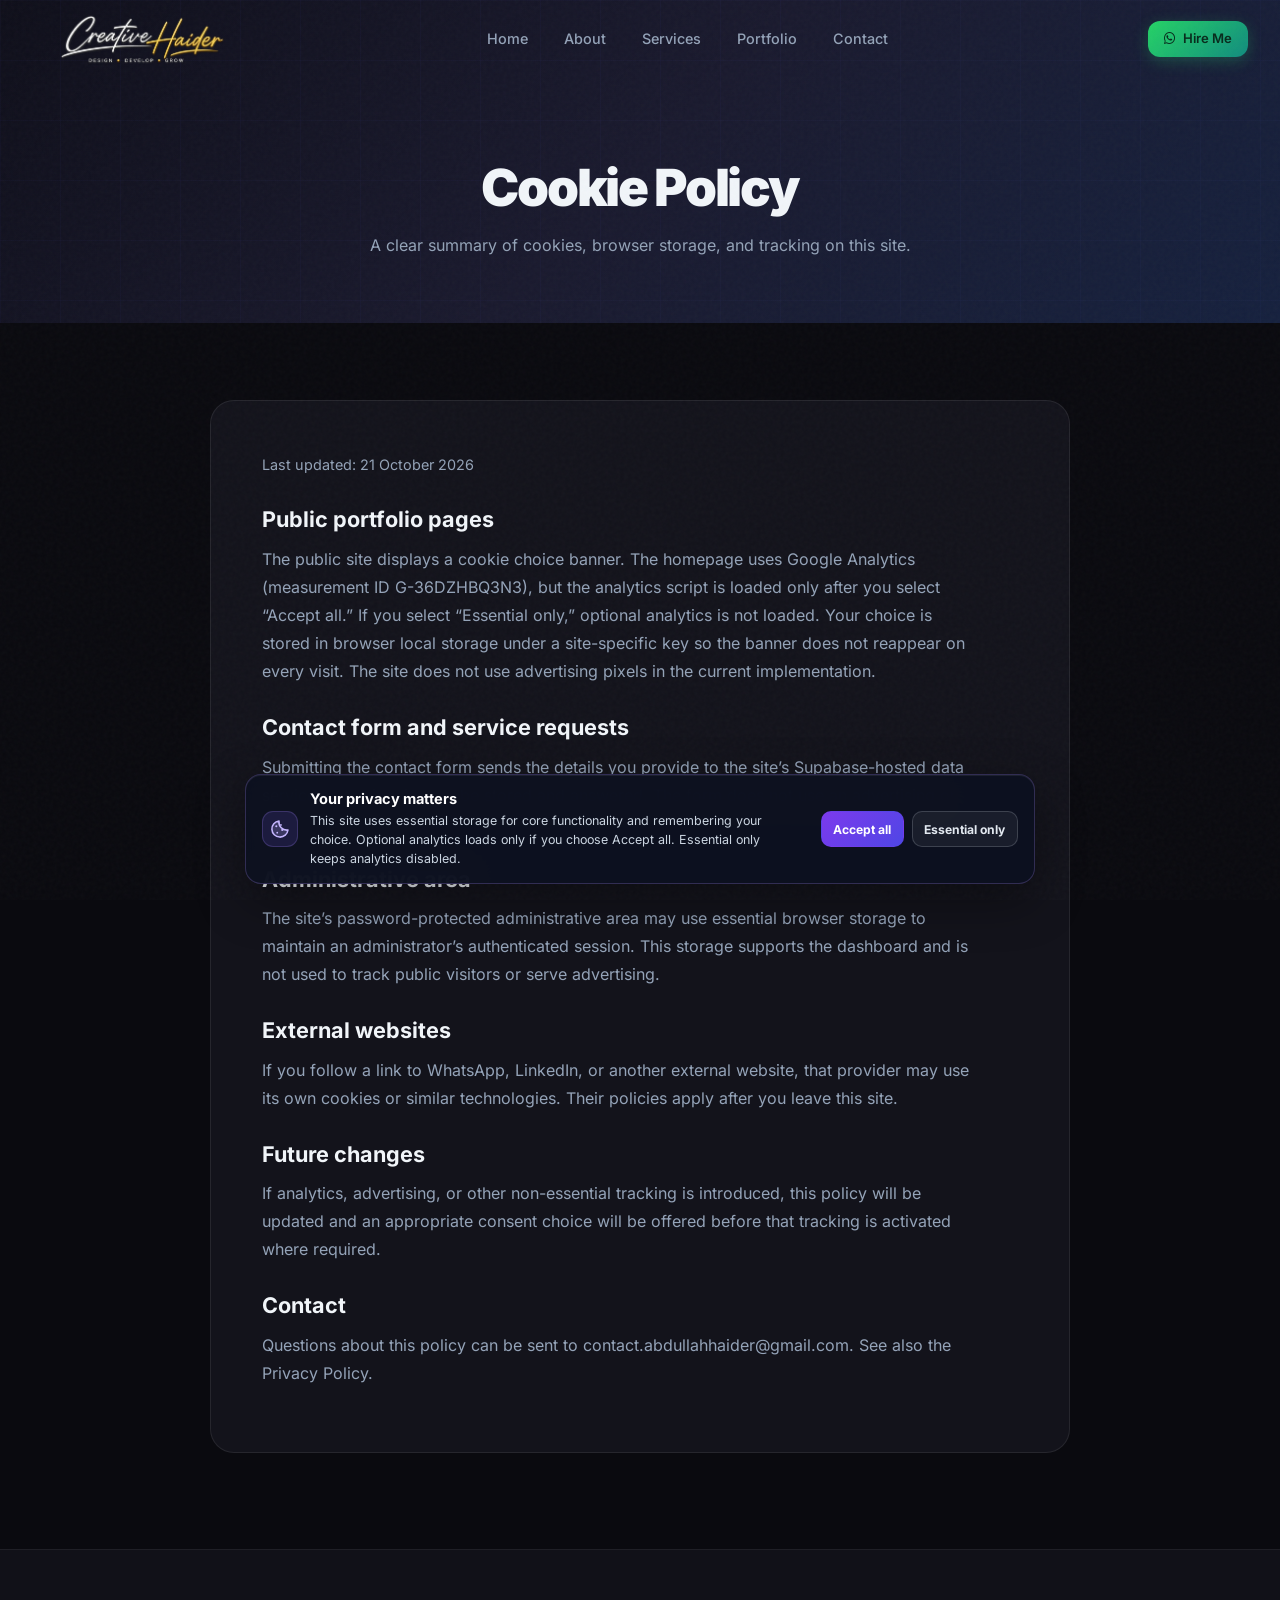
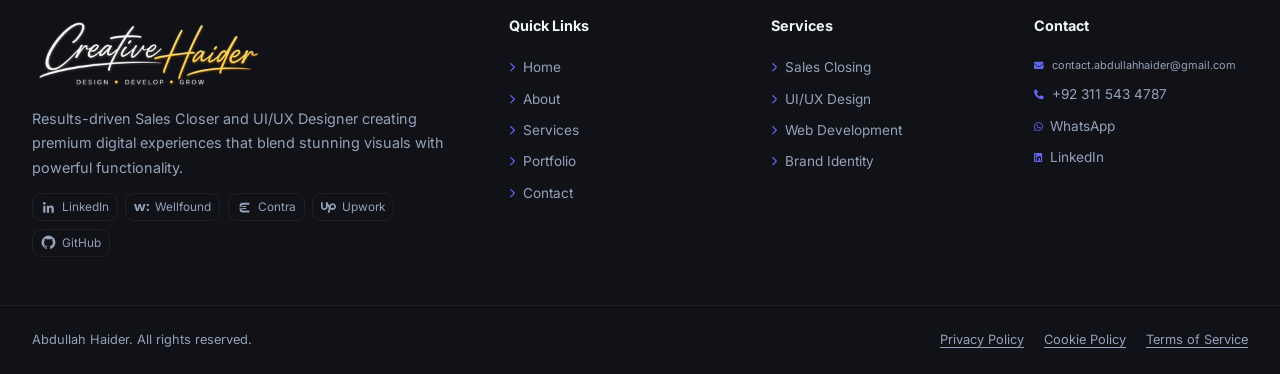
<file: cookies.html>
<!DOCTYPE html>
<html lang="en" data-theme="dark">
<head>
    <!-- Google tag (gtag.js) -->
    <script async src="https://www.googletagmanager.com/gtag/js?id=G-36DZHBQ3N3"></script>
    <script>
      window.dataLayer = window.dataLayer || [];
      function gtag(){dataLayer.push(arguments);}
      gtag('js', new Date());
      gtag('config', 'G-36DZHBQ3N3');
    </script>

<meta charset="UTF-8"><meta name="viewport" content="width=device-width, initial-scale=1.0">
<meta name="description" content="See which cookies and browser storage Creative Haider uses on public pages and its administrative area.">
<title>Cookie Policy | Creative Haider</title>
<link rel="icon" type="image/png" href="/images/favicon-48.png"><link rel="shortcut icon" type="image/png" href="/images/favicon-48.png"><link rel="apple-touch-icon" href="/images/favicon-180.png">
<link rel="stylesheet" href="/css/fonts.css"><link rel="stylesheet" href="/css/style.css"><link rel="preload" href="/assets/fonts/inter-400.woff2" as="font" type="font/woff2" crossorigin>
<link rel="canonical" href="https://creativehaider.site/cookies"><meta name="robots" content="index, follow, max-image-preview:large">
<meta property="og:type" content="website"><meta property="og:site_name" content="Creative Haider"><meta property="og:title" content="Cookie Policy | Creative Haider"><meta property="og:description" content="See which cookies and browser storage Creative Haider uses on public pages and its administrative area."><meta property="og:url" content="https://creativehaider.site/cookies"><meta property="og:image" content="https://creativehaider.site/images/hero-profile.webp"><meta property="og:image:alt" content="Abdullah Haider, Creative Haider">
<meta name="twitter:card" content="summary_large_image"><meta name="twitter:title" content="Cookie Policy | Creative Haider"><meta name="twitter:description" content="See which cookies and browser storage Creative Haider uses on public pages and its administrative area."><meta name="twitter:image" content="https://creativehaider.site/images/hero-profile.webp">
<script type="application/ld+json">{"@context":"https://schema.org","@type":"WebPage","@id":"https://creativehaider.site/cookies#webpage","url":"https://creativehaider.site/cookies","name":"Cookie Policy | Creative Haider","description":"See which cookies and browser storage Creative Haider uses on public pages and its administrative area.","isPartOf":{"@id":"https://creativehaider.site/#website"},"about":{"@id":"https://creativehaider.site/#person"},"breadcrumb":{"@type":"BreadcrumbList","itemListElement":[{"@type":"ListItem","position":1,"name":"Home","item":"https://creativehaider.site/"},{"@type":"ListItem","position":2,"name":"Cookie Policy","item":"https://creativehaider.site/cookies"}]}}</script>
</head><body class="public-site"><a class="skip-link" href="#main-content">Skip to main content</a>
<div class="noise-overlay"></div>
<nav class="navbar" aria-label="Main navigation"><div class="navbar-container">
<a href="/" class="logo brand-logo-link" aria-label="Creative Haider home"><img class="brand-logo-img" src="/images/optimized/creative-haider-logo-690.webp" srcset="/images/optimized/creative-haider-logo-345.webp 345w, /images/optimized/creative-haider-logo-690.webp 690w" sizes="(max-width: 480px) 190px, 230px" alt="Creative Haider" width="690" height="230" decoding="async"></a>
<ul class="nav-links"><li><a href="/">Home</a></li><li><a href="/about">About</a></li><li><a href="/services">Services</a></li><li><a href="/portfolio">Portfolio</a></li><li><a href="/contact">Contact</a></li></ul>
<div class="nav-actions"><a href="https://wa.me/923115434787" class="whatsapp-btn" aria-label="Discuss a project on WhatsApp" target="_blank" rel="noopener noreferrer"><i aria-hidden="true" class="fab fa-whatsapp"></i><span>Hire Me</span></a><button class="mobile-menu-btn" aria-label="Open menu" aria-controls="mobile-menu" aria-expanded="false"><i aria-hidden="true" class="fas fa-bars"></i></button></div></div></nav>
<div class="mobile-menu" id="mobile-menu" role="dialog" aria-modal="true" aria-label="Mobile navigation" hidden><button class="mobile-menu-close" aria-label="Close menu"><i aria-hidden="true" class="fas fa-times"></i></button><a href="/">Home</a><a href="/about">About</a><a href="/services">Services</a><a href="/portfolio">Portfolio</a><a href="/contact">Contact</a></div>
<header class="page-header"><h1>Cookie Policy</h1><p>A clear summary of cookies, browser storage, and tracking on this site.</p></header><main id="main-content" tabindex="-1"><section class="section legal-section"><div class="container"><article class="legal-document"><p class="legal-updated">Last updated: 21 October 2026</p><h2>Public portfolio pages</h2><p>The public site displays a cookie choice banner. The homepage uses Google Analytics (measurement ID G-36DZHBQ3N3), but the analytics script is loaded only after you select “Accept all.” If you select “Essential only,” optional analytics is not loaded. Your choice is stored in browser local storage under a site-specific key so the banner does not reappear on every visit. The site does not use advertising pixels in the current implementation.</p>
<h2>Contact form and service requests</h2><p>Submitting the contact form sends the details you provide to the site’s Supabase-hosted data service so the inquiry can be stored and answered. The form does not use an advertising or analytics cookie.</p>
<h2>Administrative area</h2><p>The site’s password-protected administrative area may use essential browser storage to maintain an administrator’s authenticated session. This storage supports the dashboard and is not used to track public visitors or serve advertising.</p>
<h2>External websites</h2><p>If you follow a link to WhatsApp, LinkedIn, or another external website, that provider may use its own cookies or similar technologies. Their policies apply after you leave this site.</p>
<h2>Future changes</h2><p>If analytics, advertising, or other non-essential tracking is introduced, this policy will be updated and an appropriate consent choice will be offered before that tracking is activated where required.</p>
<h2>Contact</h2><p>Questions about this policy can be sent to <a href="mailto:contact.abdullahhaider@gmail.com">contact.abdullahhaider@gmail.com</a>. See also the <a href="/privacy">Privacy Policy</a>.</p></article></div></section></main><footer class="footer">
        <div class="footer-grid">
            <div class="footer-brand">
                <a href="/" class="logo brand-logo-link" aria-label="Creative Haider home"><img class="brand-logo-img" src="/images/optimized/creative-haider-logo-690.webp" srcset="/images/optimized/creative-haider-logo-345.webp 345w, /images/optimized/creative-haider-logo-690.webp 690w" sizes="(max-width: 480px) 190px, 230px" alt="Creative Haider" width="690" height="230" decoding="async"></a>
                <p>Results-driven Sales Closer and UI/UX Designer creating premium digital experiences that blend stunning visuals with powerful functionality.</p>
                <nav class="footer-social-links" aria-label="Professional profiles">
                    <a href="https://linkedin.com/in/abdullah-haider-sales-closer" target="_blank" rel="noopener noreferrer" aria-label="LinkedIn profile" title="LinkedIn"><svg class="profile-brand-icon" viewBox="0 0 24 24" aria-hidden="true" focusable="false" xmlns="http://www.w3.org/2000/svg"><path fill="currentColor" d="M20.447 20.452h-3.554v-5.569c0-1.328-.027-3.037-1.852-3.037-1.853 0-2.136 1.445-2.136 2.939v5.667H9.35V9h3.414v1.561h.049c.476-.9 1.637-1.85 3.37-1.85 3.601 0 4.267 2.37 4.267 5.455v6.286zM5.337 7.433a2.062 2.062 0 1 1 0-4.124 2.062 2.062 0 0 1 0 4.124zM3.56 9h3.558v11.452H3.56z"/></svg><span>LinkedIn</span></a>
                    <a href="https://wellfound.com/u/abdullah-haider-5" target="_blank" rel="noopener noreferrer" aria-label="Wellfound profile" title="Wellfound"><svg class="profile-brand-icon" viewBox="0 0 24 24" aria-hidden="true" focusable="false" xmlns="http://www.w3.org/2000/svg"><path fill="currentColor" d="M23.998 8.128c.063-1.379-1.612-2.376-2.795-1.664-1.23.598-1.322 2.52-.156 3.234 1.2.862 2.995-.09 2.951-1.57zm0 7.748c.063-1.38-1.612-2.377-2.795-1.665-1.23.598-1.322 2.52-.156 3.234 1.2.863 2.995-.09 2.951-1.57zm-20.5 1.762L0 6.364h3.257l2.066 8.106 2.245-8.106h3.267l2.244 8.106 2.065-8.106h3.257l-3.54 11.274H11.39c-.73-2.713-1.46-5.426-2.188-8.14l-2.233 8.14H3.5z"/></svg><span>Wellfound</span></a>
                    <a href="https://contra.com/abdullahhaider" target="_blank" rel="noopener noreferrer" aria-label="Contra profile" title="Contra"><svg class="profile-brand-icon" viewBox="0 0 24 24" aria-hidden="true" focusable="false" xmlns="http://www.w3.org/2000/svg"><path fill="currentColor" d="M19.8 4.2H9.3a5.1 5.1 0 0 0 0 10.2h5.4v-3.2H9.3a1.9 1.9 0 0 1 0-3.8h10.5V4.2zm-5.1 5.4v3.2h-5.4a1.9 1.9 0 0 0 0 3.8h10.5v3.2H9.3a5.1 5.1 0 0 1 0-10.2h5.4z"/></svg><span>Contra</span></a>
                    <a href="https://www.upwork.com/freelancers/~01ef27e63171bef31a" target="_blank" rel="noopener noreferrer" aria-label="Upwork profile" title="Upwork"><svg class="profile-brand-icon" viewBox="0 0 24 24" aria-hidden="true" focusable="false" xmlns="http://www.w3.org/2000/svg"><path fill="currentColor" d="M18.561 13.158c-1.102 0-2.135-.467-3.074-1.227l.228-1.076.008-.042c.207-1.143.849-3.06 2.839-3.06 1.492 0 2.703 1.212 2.703 2.703-.001 1.489-1.212 2.702-2.704 2.702zm0-8.14c-2.539 0-4.51 1.649-5.31 4.366-1.22-1.834-2.148-4.036-2.687-5.892H7.828v7.112c-.002 1.406-1.141 2.546-2.547 2.548-1.405-.002-2.543-1.143-2.545-2.548V3.492H0v7.112c0 2.914 2.37 5.303 5.281 5.303 2.913 0 5.283-2.389 5.283-5.303v-1.19c.529 1.107 1.182 2.229 1.974 3.221l-1.673 7.873h2.797l1.213-5.71c1.063.679 2.285 1.109 3.686 1.109 3 0 5.439-2.452 5.439-5.45 0-3-2.439-5.439-5.439-5.439z"/></svg><span>Upwork</span></a>
                                    <a href="https://github.com/abdullahhaiderr" target="_blank" rel="noopener noreferrer" aria-label="GitHub profile" title="GitHub"><svg class="profile-brand-icon" viewBox="0 0 24 24" aria-hidden="true" focusable="false" xmlns="http://www.w3.org/2000/svg"><path fill="currentColor" d="M12 .9a11.1 11.1 0 0 0-3.51 21.63c.55.1.76-.24.76-.53v-2.08c-3.1.67-3.75-1.32-3.75-1.32-.5-1.29-1.24-1.63-1.24-1.63-1.02-.7.08-.69.08-.69 1.13.08 1.73 1.16 1.73 1.16 1 .1.76 2.08 3.15 1.59.1-.73.4-1.23.69-1.52-2.47-.28-5.07-1.24-5.07-5.5 0-1.22.44-2.22 1.16-3-.12-.28-.5-1.42.11-2.96 0 0 .95-.3 3.05 1.15a10.6 10.6 0 0 1 5.55 0c2.1-1.45 3.05-1.15 3.05-1.15.61 1.54.23 2.68.11 2.96.72.78 1.16 1.78 1.16 3 0 4.27-2.61 5.21-5.1 5.49.4.35.75 1.02.75 2.06V22c0 .29.2.64.77.53A11.1 11.1 0 0 0 12 .9z"/></svg><span>GitHub</span></a>
</nav>
            </div>
            <div>
                <h2 class="footer-title">Quick Links</h2>
                <ul class="footer-links">
                    <li><a href="/"><i aria-hidden="true" class="fas fa-chevron-right"></i> Home</a></li>
                    <li><a href="/about"><i aria-hidden="true" class="fas fa-chevron-right"></i> About</a></li>
                    <li><a href="/services"><i aria-hidden="true" class="fas fa-chevron-right"></i> Services</a></li>
                    <li><a href="/portfolio"><i aria-hidden="true" class="fas fa-chevron-right"></i> Portfolio</a></li>
                    <li><a href="/contact"><i aria-hidden="true" class="fas fa-chevron-right"></i> Contact</a></li>
                </ul>
            </div>
            <div>
                <h2 class="footer-title">Services</h2>
                <ul class="footer-links">
                    <li><a href="/services"><i aria-hidden="true" class="fas fa-chevron-right"></i> Sales Closing</a></li>
                    <li><a href="/services"><i aria-hidden="true" class="fas fa-chevron-right"></i> UI/UX Design</a></li>
                    <li><a href="/services"><i aria-hidden="true" class="fas fa-chevron-right"></i> Web Development</a></li>
                    <li><a href="/services"><i aria-hidden="true" class="fas fa-chevron-right"></i> Brand Identity</a></li>
                </ul>
            </div>
            <div>
                <h2 class="footer-title">Contact</h2>
                <ul class="footer-links">
                    <li><a href="mailto:contact.abdullahhaider@gmail.com"><i aria-hidden="true" class="fas fa-envelope"></i> contact.abdullahhaider@gmail.com</a></li>
                    <li><a href="tel:+923115434787"><i aria-hidden="true" class="fas fa-phone"></i> +92 311 543 4787</a></li>
                    <li><a href="https://wa.me/923115434787" target="_blank" rel="noopener noreferrer"><i aria-hidden="true" class="fab fa-whatsapp"></i> WhatsApp</a></li>
                    <li><a href="https://linkedin.com/in/abdullah-haider-sales-closer" target="_blank" rel="noopener noreferrer"><i aria-hidden="true" class="fab fa-linkedin"></i> LinkedIn</a></li>
                </ul>
            </div>
        </div>
        <div class="footer-bottom">
            <p> Abdullah Haider. All rights reserved.</p>
            <div class="footer-legal-links" aria-label="Policies"><a href="/privacy">Privacy Policy</a><a href="/cookies">Cookie Policy</a><a href="/terms">Terms of Service</a></div>
        </div>
    </footer><a href="#main-content" class="back-to-top" aria-label="Back to top"><i aria-hidden="true" class="fas fa-arrow-up"></i></a><script defer src="/js/main.js"></script></body></html>
</file>
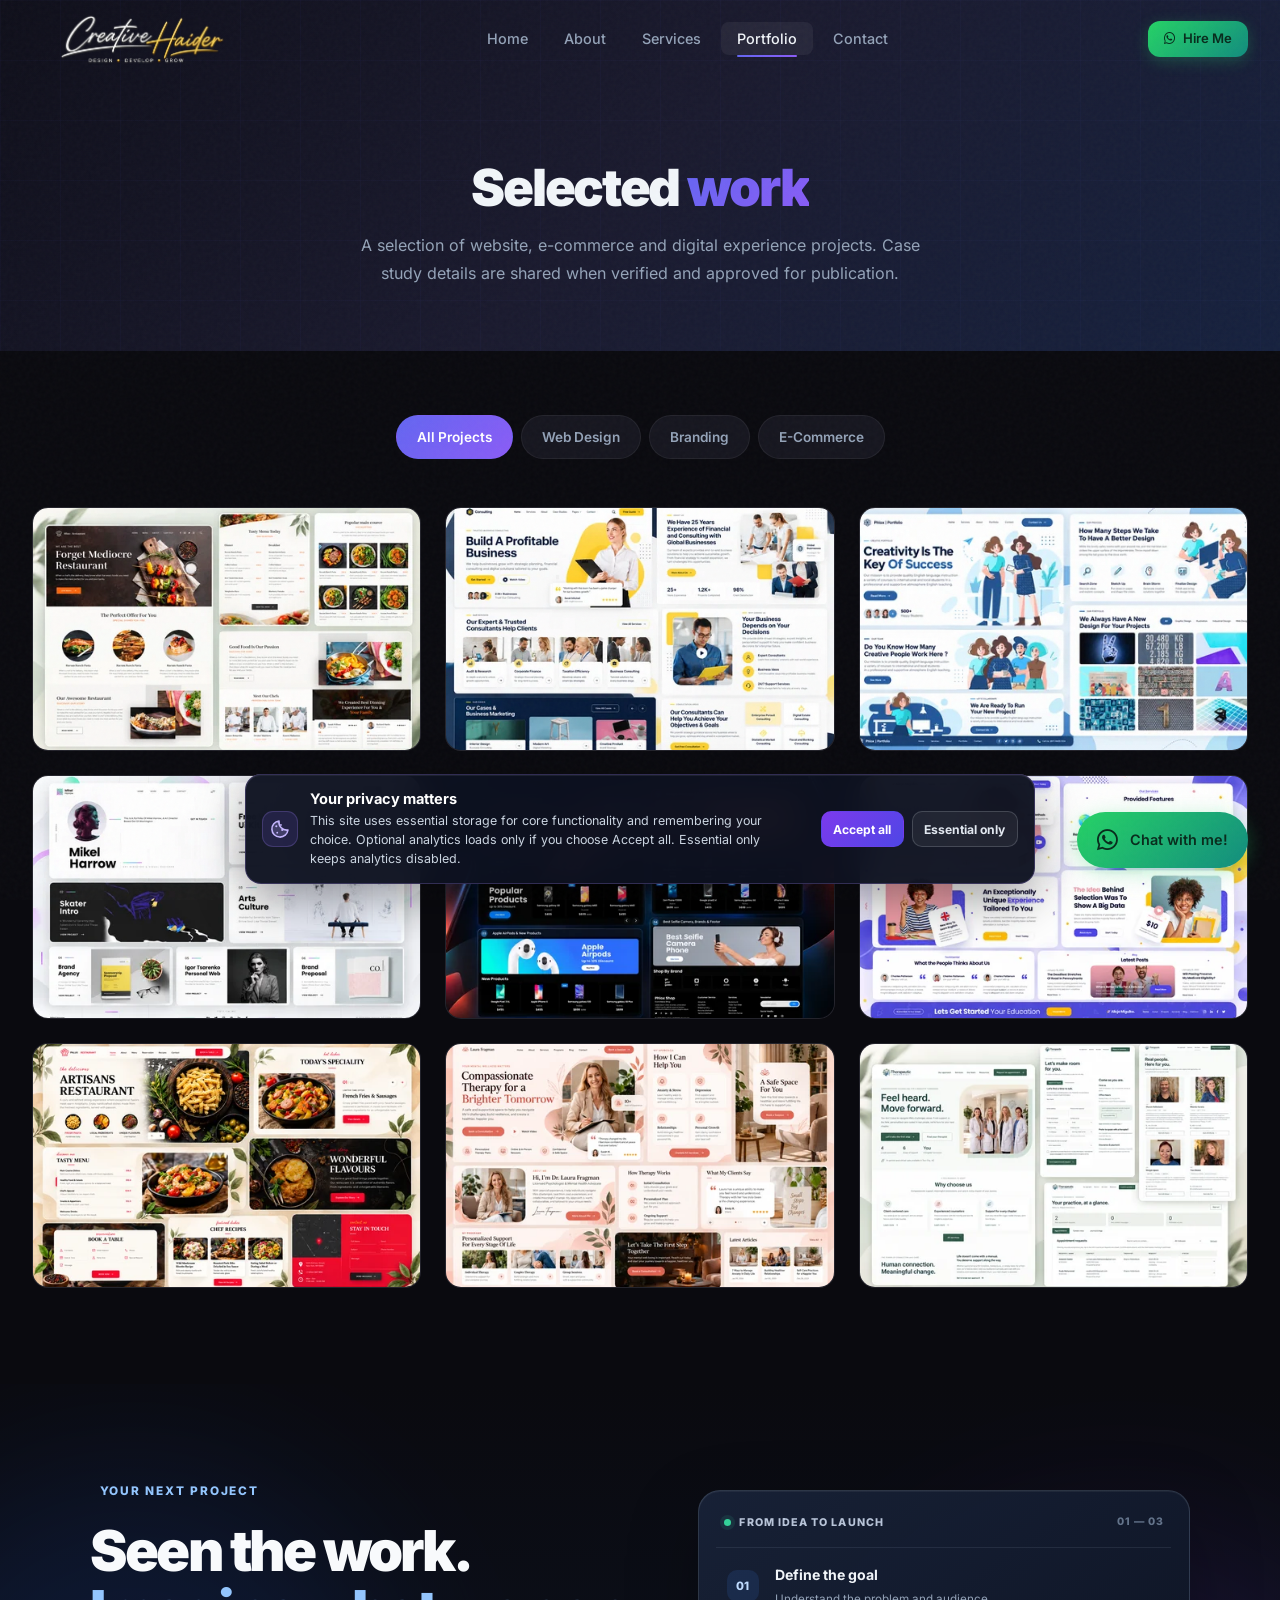
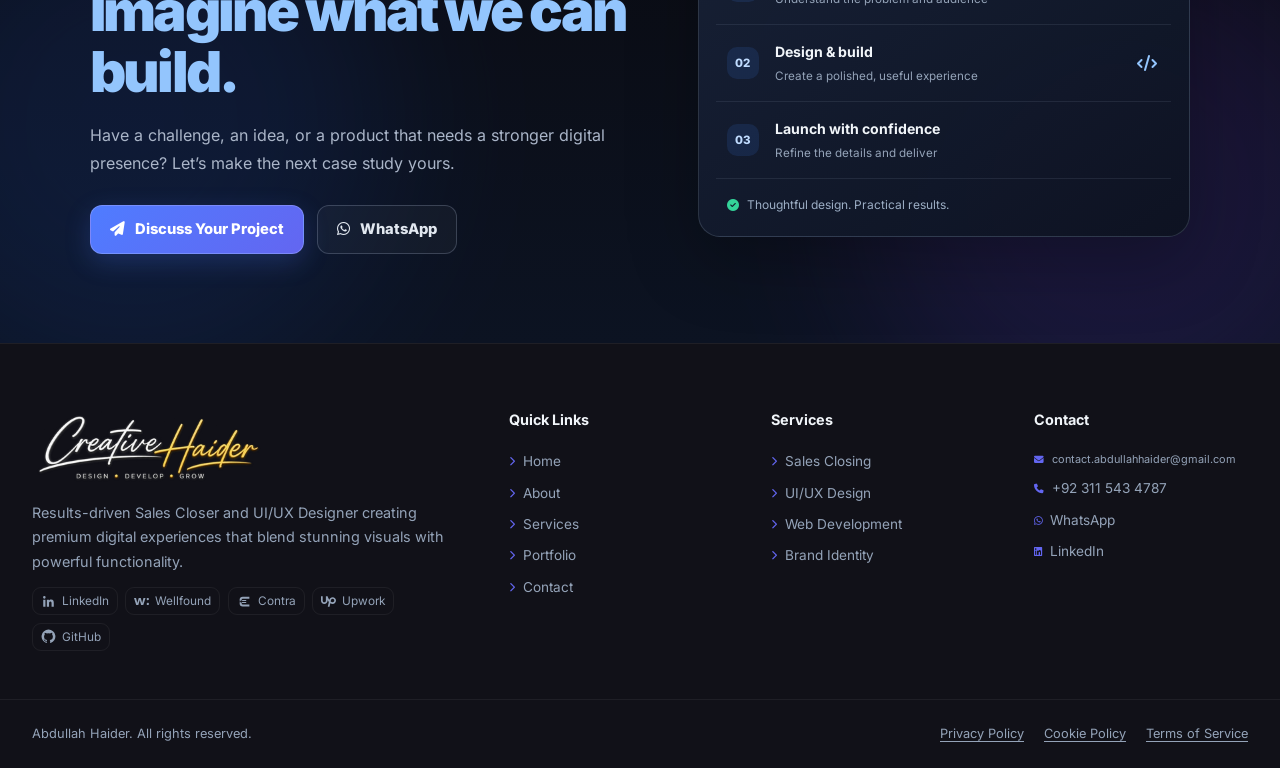
<file: portfolio.html>
<!DOCTYPE html>
<html lang="en" data-theme="dark">
<head>
    <!-- Google tag (gtag.js) -->
    <script async src="https://www.googletagmanager.com/gtag/js?id=G-36DZHBQ3N3"></script>
    <script>
      window.dataLayer = window.dataLayer || [];
      function gtag(){dataLayer.push(arguments);}
      gtag('js', new Date());
      gtag('config', 'G-36DZHBQ3N3');
    </script>

    <meta charset="UTF-8">
    <meta name="viewport" content="width=device-width, initial-scale=1.0">
    <meta name="description" content="Explore selected web design, development, e-commerce and digital product projects by Abdullah Haider.">
    <title>Web Design &amp; Development Portfolio | Abdullah Haider</title>

    <link rel="icon" type="image/png" href="/images/favicon-48.png">
    <link rel="shortcut icon" type="image/png" href="/images/favicon-48.png">
    <link rel="apple-touch-icon" href="/images/favicon-180.png">
    <link rel="stylesheet" href="/css/fonts.css">
    <link rel="stylesheet" href="/css/style.css">
    <link rel="preload" href="/assets/fonts/inter-400.woff2" as="font" type="font/woff2" crossorigin>
    <link rel="canonical" href="https://creativehaider.site/portfolio">
    <meta name="robots" content="index, follow, max-image-preview:large">
    <meta property="og:type" content="website">
    <meta property="og:site_name" content="Creative Haider">
    <meta property="og:title" content="Web Design &amp; Development Portfolio | Abdullah Haider">
    <meta property="og:description" content="Selected web design, development, e-commerce and digital product projects by Abdullah Haider.">
    <meta property="og:url" content="https://creativehaider.site/portfolio">
    <meta property="og:image" content="https://creativehaider.site/images/abdullah-haider-portrait.jpg">
    <meta property="og:image:alt" content="Portrait of Abdullah Haider wearing a black blazer">
    <meta name="twitter:card" content="summary_large_image">
    <meta name="twitter:title" content="Web Design &amp; Development Portfolio | Abdullah Haider">
    <meta name="twitter:description" content="Selected web design, development, e-commerce and digital product projects by Abdullah Haider.">
    <meta name="twitter:image" content="https://creativehaider.site/images/abdullah-haider-portrait.jpg">
    <script type="application/ld+json">{"@context":"https://schema.org","@graph":[{"@type":"WebSite","@id":"https://creativehaider.site/#website","url":"https://creativehaider.site/","name":"Creative Haider","alternateName":"Abdullah Haider","publisher":{"@id":"https://creativehaider.site/#person"}},{"@type":"Person","@id":"https://creativehaider.site/#person","name":"Abdullah Haider","alternateName":"Creative Haider","url":"https://creativehaider.site/","image":"https://creativehaider.site/images/abdullah-haider-portrait.jpg","jobTitle":"Web Designer, Developer and Sales Closer"},{"@type":"WebPage","@id":"https://creativehaider.site/portfolio#webpage","url":"https://creativehaider.site/portfolio","name":"Web Design and Development Portfolio | Abdullah Haider","description":"Explore website, e-commerce, branding and digital experience projects from Abdullah Haider, web designer and developer at Creative Haider.","isPartOf":{"@id":"https://creativehaider.site/#website"},"about":{"@id":"https://creativehaider.site/#person"}},{"@type":"BreadcrumbList","itemListElement":[{"@type":"ListItem","position":1,"name":"Home","item":"https://creativehaider.site/"},{"@type":"ListItem","position":2,"name":"Portfolio","item":"https://creativehaider.site/portfolio"}]}]}</script>
    <noscript><style>.page-loader{display:none}.reveal,[data-aos]{opacity:1!important;transform:none!important;visibility:visible!important}</style></noscript>
</head>
<body class="public-site">
    <a class="skip-link" href="#main-content">Skip to main content</a>

    <div class="noise-overlay"></div>

    <!-- Navigation -->
    <nav class="navbar" aria-label="Main navigation">
        <div class="navbar-container">
            <a href="/" class="logo brand-logo-link" aria-label="Creative Haider home"><img class="brand-logo-img" src="/images/optimized/creative-haider-logo-690.webp" srcset="/images/optimized/creative-haider-logo-345.webp 345w, /images/optimized/creative-haider-logo-690.webp 690w" sizes="(max-width: 480px) 190px, 230px" alt="Creative Haider" width="690" height="230" decoding="async"></a>
            <ul class="nav-links">
                <li><a href="/">Home</a></li>
                <li><a href="/about">About</a></li>
                <li><a href="/services">Services</a></li>
                <li><a href="/portfolio" class="active" target="_blank" rel="noopener noreferrer">Portfolio</a></li>
                <li><a href="/contact">Contact</a></li>
            </ul>
            <div class="nav-actions">
                <a href="https://wa.me/923115434787" class="whatsapp-btn" aria-label="Discuss a project on WhatsApp" target="_blank" rel="noopener noreferrer">
                    <i aria-hidden="true" class="fab fa-whatsapp"></i>
                    <span>Hire Me</span>
                </a>
                <button class="mobile-menu-btn" aria-label="Open menu" aria-controls="mobile-menu" aria-expanded="false">
                    <i aria-hidden="true" class="fas fa-bars"></i>
                </button>
            </div>
        </div>
    </nav>

    <!-- Mobile Menu -->
    <div class="mobile-menu" id="mobile-menu" role="dialog" aria-modal="true" aria-label="Mobile navigation" hidden>
        <button class="mobile-menu-close" aria-label="Close menu"><i aria-hidden="true" class="fas fa-times"></i></button>
        <a href="/">Home</a>
        <a href="/about">About</a>
        <a href="/services">Services</a>
        <a href="/portfolio">Portfolio</a>
        <a href="/contact">Contact</a>
    </div>

    <!-- Page Header -->
    <header class="page-header">
        <h1 data-aos="fade-up">Selected <span class="gradient-text">work</span></h1>
        <p data-aos="fade-up" data-aos-delay="100">A selection of website, e-commerce and digital experience projects. Case study details are shared when verified and approved for publication.</p>
    </header>

    <!-- Portfolio Gallery -->
    <main id="main-content" tabindex="-1">
    <section class="section" style="padding-top: 4rem;">
        <div class="portfolio-filter" role="group" aria-label="Filter projects" data-aos="fade-up">
            <button type="button" aria-pressed="true" class="filter-btn active" data-filter="all">All Projects</button>
            <button type="button" aria-pressed="false" class="filter-btn" data-filter="web">Web Design</button>
            <button type="button" aria-pressed="false" class="filter-btn" data-filter="brand">Branding</button>
            <button type="button" aria-pressed="false" class="filter-btn" data-filter="ecommerce">E-Commerce</button>
        </div>

        <p class="sr-only" id="portfolioStatus" role="status" aria-live="polite"></p>
        <div class="portfolio-page-grid">

        <div class="portfolio-item reveal" data-category="web" data-aos="fade-up">
          <div class="portfolio-image">
            <img loading="lazy" decoding="async" src="/images/optimized/project-65d2745e2ea1-960.webp" srcset="/images/optimized/project-65d2745e2ea1-480.webp 480w, /images/optimized/project-65d2745e2ea1-960.webp 960w" sizes="(max-width: 768px) calc(100vw - 64px), (max-width: 1170px) calc((100vw - 88px) / 2), 390px" width="960" height="640" alt="5 Star Restaurant">
          </div>
          <div class="portfolio-overlay">
            <span class="portfolio-category">Web Design</span>
            <h3 class="portfolio-title">5 Star Restaurant</h3>
            <p class="portfolio-desc">Elegant restaurant website with food gallery, menu, and reservation system.</p>
            <a href="/images/optimized/project-65d2745e2ea1-960.webp" target="_blank" rel="noopener noreferrer" class="portfolio-link" aria-label="View Screenshot: 5 Star Restaurant (opens in a new tab)">View Screenshot <i class="fas fa-arrow-right" aria-hidden="true"></i></a>
          </div>
        </div>
        <div class="portfolio-item reveal" data-category="web" data-aos="fade-up" data-aos-delay="100">
          <div class="portfolio-image">
            <img loading="lazy" decoding="async" src="/images/optimized/project-9ccb99d7e6c7-960.webp" srcset="/images/optimized/project-9ccb99d7e6c7-480.webp 480w, /images/optimized/project-9ccb99d7e6c7-960.webp 960w" sizes="(max-width: 768px) calc(100vw - 64px), (max-width: 1170px) calc((100vw - 88px) / 2), 390px" width="960" height="640" alt="Business Consultant">
          </div>
          <div class="portfolio-overlay">
            <span class="portfolio-category">Web Design</span>
            <h3 class="portfolio-title">Business Consultant</h3>
            <p class="portfolio-desc">Professional consulting firm website with modern corporate design and case studies.</p>
            <a href="/images/optimized/project-9ccb99d7e6c7-960.webp" target="_blank" rel="noopener noreferrer" class="portfolio-link" aria-label="View Screenshot: Business Consultant (opens in a new tab)">View Screenshot <i class="fas fa-arrow-right" aria-hidden="true"></i></a>
          </div>
        </div>
        <div class="portfolio-item reveal" data-category="brand" data-aos="fade-up" data-aos-delay="200">
          <div class="portfolio-image">
            <img loading="lazy" decoding="async" src="/images/optimized/project-79f112a1d483-960.webp" srcset="/images/optimized/project-79f112a1d483-480.webp 480w, /images/optimized/project-79f112a1d483-960.webp 960w" sizes="(max-width: 768px) calc(100vw - 64px), (max-width: 1170px) calc((100vw - 88px) / 2), 390px" width="960" height="540" alt="Creative Portfolio">
          </div>
          <div class="portfolio-overlay">
            <span class="portfolio-category">Branding</span>
            <h3 class="portfolio-title">Creative Portfolio</h3>
            <p class="portfolio-desc">Vibrant creative agency portfolio with bold illustrations and playful design.</p>
            <a href="/images/optimized/project-79f112a1d483-960.webp" target="_blank" rel="noopener noreferrer" class="portfolio-link" aria-label="View Screenshot: Creative Portfolio (opens in a new tab)">View Screenshot <i class="fas fa-arrow-right" aria-hidden="true"></i></a>
          </div>
        </div>
        <div class="portfolio-item reveal" data-category="brand" data-aos="fade-up">
          <div class="portfolio-image">
            <img loading="lazy" decoding="async" src="/images/optimized/project-4be8a0f8d425-960.webp" srcset="/images/optimized/project-4be8a0f8d425-480.webp 480w, /images/optimized/project-4be8a0f8d425-960.webp 960w" sizes="(max-width: 768px) calc(100vw - 64px), (max-width: 1170px) calc((100vw - 88px) / 2), 390px" width="960" height="640" alt="Digital Art Portfolio">
          </div>
          <div class="portfolio-overlay">
            <span class="portfolio-category">Branding</span>
            <h3 class="portfolio-title">Digital Art Portfolio</h3>
            <p class="portfolio-desc">Minimalist art director portfolio showcasing creative projects with clean layout.</p>
            <a href="/images/optimized/project-4be8a0f8d425-960.webp" target="_blank" rel="noopener noreferrer" class="portfolio-link" aria-label="View Screenshot: Digital Art Portfolio (opens in a new tab)">View Screenshot <i class="fas fa-arrow-right" aria-hidden="true"></i></a>
          </div>
        </div>
        <div class="portfolio-item reveal" data-category="ecommerce" data-aos="fade-up" data-aos-delay="100">
          <div class="portfolio-image">
            <img loading="lazy" decoding="async" src="/images/optimized/project-23151587b922-960.webp" srcset="/images/optimized/project-23151587b922-480.webp 480w, /images/optimized/project-23151587b922-960.webp 960w" sizes="(max-width: 768px) calc(100vw - 64px), (max-width: 1170px) calc((100vw - 88px) / 2), 390px" width="960" height="640" alt="Mobile Shop">
          </div>
          <div class="portfolio-overlay">
            <span class="portfolio-category">E-Commerce</span>
            <h3 class="portfolio-title">Mobile Shop</h3>
            <p class="portfolio-desc">Dark-themed e-commerce store for smartphones and accessories with product filters.</p>
            <a href="/images/optimized/project-23151587b922-960.webp" target="_blank" rel="noopener noreferrer" class="portfolio-link" aria-label="View Screenshot: Mobile Shop (opens in a new tab)">View Screenshot <i class="fas fa-arrow-right" aria-hidden="true"></i></a>
          </div>
        </div>
        <div class="portfolio-item reveal" data-category="web" data-aos="fade-up" data-aos-delay="200">
          <div class="portfolio-image">
            <img loading="lazy" decoding="async" src="/images/optimized/project-51465a65aa06-960.webp" srcset="/images/optimized/project-51465a65aa06-480.webp 480w, /images/optimized/project-51465a65aa06-960.webp 960w" sizes="(max-width: 768px) calc(100vw - 64px), (max-width: 1170px) calc((100vw - 88px) / 2), 390px" width="960" height="640" alt="Online Tutor">
          </div>
          <div class="portfolio-overlay">
            <span class="portfolio-category">Web Design</span>
            <h3 class="portfolio-title">Online Tutor</h3>
            <p class="portfolio-desc">Educational platform with playful design, course features, and student dashboard.</p>
            <a href="/images/optimized/project-51465a65aa06-960.webp" target="_blank" rel="noopener noreferrer" class="portfolio-link" aria-label="View Screenshot: Online Tutor (opens in a new tab)">View Screenshot <i class="fas fa-arrow-right" aria-hidden="true"></i></a>
          </div>
        </div>
        <div class="portfolio-item reveal" data-category="web" data-aos="fade-up">
          <div class="portfolio-image">
            <img loading="lazy" decoding="async" src="/images/optimized/project-f3a8091241d6-960.webp" srcset="/images/optimized/project-f3a8091241d6-480.webp 480w, /images/optimized/project-f3a8091241d6-960.webp 960w" sizes="(max-width: 768px) calc(100vw - 64px), (max-width: 1170px) calc((100vw - 88px) / 2), 390px" width="960" height="640" alt="Artisan Restaurant">
          </div>
          <div class="portfolio-overlay">
            <span class="portfolio-category">Web Design</span>
            <h3 class="portfolio-title">Artisan Restaurant</h3>
            <p class="portfolio-desc">Elegant restaurant website with reservation system, menu showcase, and chef profiles.</p>
            <a href="/images/optimized/project-f3a8091241d6-960.webp" target="_blank" rel="noopener noreferrer" class="portfolio-link" aria-label="View Screenshot: Artisan Restaurant (opens in a new tab)">View Screenshot <i class="fas fa-arrow-right" aria-hidden="true"></i></a>
          </div>
        </div>
        <div class="portfolio-item reveal" data-category="web" data-aos="fade-up" data-aos-delay="100">
          <div class="portfolio-image">
            <img loading="lazy" decoding="async" src="/images/optimized/project-63b6737aac23-960.webp" srcset="/images/optimized/project-63b6737aac23-480.webp 480w, /images/optimized/project-63b6737aac23-960.webp 960w" sizes="(max-width: 768px) calc(100vw - 64px), (max-width: 1170px) calc((100vw - 88px) / 2), 390px" width="960" height="640" alt="Therapist Website">
          </div>
          <div class="portfolio-overlay">
            <span class="portfolio-category">Web Design</span>
            <h3 class="portfolio-title">Therapist Website</h3>
            <p class="portfolio-desc">Warm and welcoming therapy practice website with online booking and resources.</p>
            <a href="/images/optimized/project-63b6737aac23-960.webp" target="_blank" rel="noopener noreferrer" class="portfolio-link" aria-label="View Screenshot: Therapist Website (opens in a new tab)">View Screenshot <i class="fas fa-arrow-right" aria-hidden="true"></i></a>
          </div>
        </div>
        <div class="portfolio-item reveal" data-category="web" data-aos="fade-up" data-aos-delay="200">
          <div class="portfolio-image">
            <img loading="lazy" decoding="async" src="/images/optimized/project-86d708fa1935-960.webp" srcset="/images/optimized/project-86d708fa1935-480.webp 480w, /images/optimized/project-86d708fa1935-960.webp 960w" sizes="(max-width: 768px) calc(100vw - 64px), (max-width: 1170px) calc((100vw - 88px) / 2), 390px" width="960" height="640" alt="Therapeutic Mechanics website">
          </div>
          <div class="portfolio-overlay">
            <span class="portfolio-category">Web Design</span>
            <h3 class="portfolio-title">Therapeutic Mechanics website</h3>
            <p class="portfolio-desc">A complete full-stack mental health clinic website showcasing the public experience, appointment request system, therapist profiles, and secure staff dashboard</p>
            <a href="/images/optimized/project-86d708fa1935-960.webp" target="_blank" rel="noopener noreferrer" class="portfolio-link" aria-label="View Screenshot: Therapeutic Mechanics website (opens in a new tab)">View Screenshot <i class="fas fa-arrow-right" aria-hidden="true"></i></a>
          </div>
        </div>
        </div>
    </section>

    <!-- Portfolio-specific CTA -->
    <section class="project-cta project-cta-portfolio" aria-labelledby="portfolio-cta-title">
        <div class="container">
            <div class="portfolio-cta-layout">
                <div class="portfolio-cta-copy" data-aos="fade-right">
                    <span class="portfolio-cta-kicker"><i aria-hidden="true" class="fas fa-arrow-trend-up"></i> YOUR NEXT PROJECT</span>
                    <h2 id="portfolio-cta-title">Seen the work.<br><span>Imagine what we can build.</span></h2>
                    <p>Have a challenge, an idea, or a product that needs a stronger digital presence? Let’s make the next case study yours.</p>
                    <div class="project-cta-actions">
                        <a href="/contact" class="project-cta-primary"><i aria-hidden="true" class="fas fa-paper-plane"></i> Discuss Your Project</a>
                        <a href="https://wa.me/923115434787" class="project-cta-secondary" target="_blank" rel="noopener noreferrer"><i aria-hidden="true" class="fab fa-whatsapp"></i> WhatsApp</a>
                    </div>
                </div>
                <div class="portfolio-cta-visual" aria-label="A simple overview of the project process" data-aos="fade-left">
                    <div class="portfolio-cta-visual-top"><span class="portfolio-cta-live-dot"></span> FROM IDEA TO LAUNCH <span class="portfolio-cta-visual-index">01 — 03</span></div>
                    <div class="portfolio-cta-step"><span>01</span><div><strong>Define the goal</strong><small>Understand the problem and audience</small></div><i aria-hidden="true" class="fas fa-bullseye"></i></div>
                    <div class="portfolio-cta-step"><span>02</span><div><strong>Design &amp; build</strong><small>Create a polished, useful experience</small></div><i aria-hidden="true" class="fas fa-code"></i></div>
                    <div class="portfolio-cta-step"><span>03</span><div><strong>Launch with confidence</strong><small>Refine the details and deliver</small></div><i aria-hidden="true" class="fas fa-rocket"></i></div>
                    <div class="portfolio-cta-visual-footer"><i aria-hidden="true" class="fas fa-check-circle"></i> Thoughtful design. Practical results.</div>
                </div>
            </div>
        </div>
    </section>

    <!-- Footer -->
    </main>
    <footer class="footer">
        <div class="footer-grid">
            <div class="footer-brand">
                <a href="/" class="logo brand-logo-link" aria-label="Creative Haider home"><img class="brand-logo-img" src="/images/optimized/creative-haider-logo-690.webp" srcset="/images/optimized/creative-haider-logo-345.webp 345w, /images/optimized/creative-haider-logo-690.webp 690w" sizes="(max-width: 480px) 190px, 230px" alt="Creative Haider" width="690" height="230" decoding="async"></a>
                <p>Results-driven Sales Closer and UI/UX Designer creating premium digital experiences that blend stunning visuals with powerful functionality.</p>
                <nav class="footer-social-links" aria-label="Professional profiles">
                    <a href="https://linkedin.com/in/abdullah-haider-sales-closer" target="_blank" rel="noopener noreferrer" aria-label="LinkedIn profile" title="LinkedIn"><svg class="profile-brand-icon" viewBox="0 0 24 24" aria-hidden="true" focusable="false" xmlns="http://www.w3.org/2000/svg"><path fill="currentColor" d="M20.447 20.452h-3.554v-5.569c0-1.328-.027-3.037-1.852-3.037-1.853 0-2.136 1.445-2.136 2.939v5.667H9.35V9h3.414v1.561h.049c.476-.9 1.637-1.85 3.37-1.85 3.601 0 4.267 2.37 4.267 5.455v6.286zM5.337 7.433a2.062 2.062 0 1 1 0-4.124 2.062 2.062 0 0 1 0 4.124zM3.56 9h3.558v11.452H3.56z"/></svg><span>LinkedIn</span></a>
                    <a href="https://wellfound.com/u/abdullah-haider-5" target="_blank" rel="noopener noreferrer" aria-label="Wellfound profile" title="Wellfound"><svg class="profile-brand-icon" viewBox="0 0 24 24" aria-hidden="true" focusable="false" xmlns="http://www.w3.org/2000/svg"><path fill="currentColor" d="M23.998 8.128c.063-1.379-1.612-2.376-2.795-1.664-1.23.598-1.322 2.52-.156 3.234 1.2.862 2.995-.09 2.951-1.57zm0 7.748c.063-1.38-1.612-2.377-2.795-1.665-1.23.598-1.322 2.52-.156 3.234 1.2.863 2.995-.09 2.951-1.57zm-20.5 1.762L0 6.364h3.257l2.066 8.106 2.245-8.106h3.267l2.244 8.106 2.065-8.106h3.257l-3.54 11.274H11.39c-.73-2.713-1.46-5.426-2.188-8.14l-2.233 8.14H3.5z"/></svg><span>Wellfound</span></a>
                    <a href="https://contra.com/abdullahhaider" target="_blank" rel="noopener noreferrer" aria-label="Contra profile" title="Contra"><svg class="profile-brand-icon" viewBox="0 0 24 24" aria-hidden="true" focusable="false" xmlns="http://www.w3.org/2000/svg"><path fill="currentColor" d="M19.8 4.2H9.3a5.1 5.1 0 0 0 0 10.2h5.4v-3.2H9.3a1.9 1.9 0 0 1 0-3.8h10.5V4.2zm-5.1 5.4v3.2h-5.4a1.9 1.9 0 0 0 0 3.8h10.5v3.2H9.3a5.1 5.1 0 0 1 0-10.2h5.4z"/></svg><span>Contra</span></a>
                    <a href="https://www.upwork.com/freelancers/~01ef27e63171bef31a" target="_blank" rel="noopener noreferrer" aria-label="Upwork profile" title="Upwork"><svg class="profile-brand-icon" viewBox="0 0 24 24" aria-hidden="true" focusable="false" xmlns="http://www.w3.org/2000/svg"><path fill="currentColor" d="M18.561 13.158c-1.102 0-2.135-.467-3.074-1.227l.228-1.076.008-.042c.207-1.143.849-3.06 2.839-3.06 1.492 0 2.703 1.212 2.703 2.703-.001 1.489-1.212 2.702-2.704 2.702zm0-8.14c-2.539 0-4.51 1.649-5.31 4.366-1.22-1.834-2.148-4.036-2.687-5.892H7.828v7.112c-.002 1.406-1.141 2.546-2.547 2.548-1.405-.002-2.543-1.143-2.545-2.548V3.492H0v7.112c0 2.914 2.37 5.303 5.281 5.303 2.913 0 5.283-2.389 5.283-5.303v-1.19c.529 1.107 1.182 2.229 1.974 3.221l-1.673 7.873h2.797l1.213-5.71c1.063.679 2.285 1.109 3.686 1.109 3 0 5.439-2.452 5.439-5.45 0-3-2.439-5.439-5.439-5.439z"/></svg><span>Upwork</span></a>
                                    <a href="https://github.com/abdullahhaiderr" target="_blank" rel="noopener noreferrer" aria-label="GitHub profile" title="GitHub"><svg class="profile-brand-icon" viewBox="0 0 24 24" aria-hidden="true" focusable="false" xmlns="http://www.w3.org/2000/svg"><path fill="currentColor" d="M12 .9a11.1 11.1 0 0 0-3.51 21.63c.55.1.76-.24.76-.53v-2.08c-3.1.67-3.75-1.32-3.75-1.32-.5-1.29-1.24-1.63-1.24-1.63-1.02-.7.08-.69.08-.69 1.13.08 1.73 1.16 1.73 1.16 1 .1.76 2.08 3.15 1.59.1-.73.4-1.23.69-1.52-2.47-.28-5.07-1.24-5.07-5.5 0-1.22.44-2.22 1.16-3-.12-.28-.5-1.42.11-2.96 0 0 .95-.3 3.05 1.15a10.6 10.6 0 0 1 5.55 0c2.1-1.45 3.05-1.15 3.05-1.15.61 1.54.23 2.68.11 2.96.72.78 1.16 1.78 1.16 3 0 4.27-2.61 5.21-5.1 5.49.4.35.75 1.02.75 2.06V22c0 .29.2.64.77.53A11.1 11.1 0 0 0 12 .9z"/></svg><span>GitHub</span></a>
</nav>
            </div>
            <div>
                <h2 class="footer-title">Quick Links</h2>
                <ul class="footer-links">
                    <li><a href="/"><i aria-hidden="true" class="fas fa-chevron-right"></i> Home</a></li>
                    <li><a href="/about"><i aria-hidden="true" class="fas fa-chevron-right"></i> About</a></li>
                    <li><a href="/services"><i aria-hidden="true" class="fas fa-chevron-right"></i> Services</a></li>
                    <li><a href="/portfolio"><i aria-hidden="true" class="fas fa-chevron-right"></i> Portfolio</a></li>
                    <li><a href="/contact"><i aria-hidden="true" class="fas fa-chevron-right"></i> Contact</a></li>
                </ul>
            </div>
            <div>
                <h2 class="footer-title">Services</h2>
                <ul class="footer-links">
                    <li><a href="/services"><i aria-hidden="true" class="fas fa-chevron-right"></i> Sales Closing</a></li>
                    <li><a href="/services"><i aria-hidden="true" class="fas fa-chevron-right"></i> UI/UX Design</a></li>
                    <li><a href="/services"><i aria-hidden="true" class="fas fa-chevron-right"></i> Web Development</a></li>
                    <li><a href="/services"><i aria-hidden="true" class="fas fa-chevron-right"></i> Brand Identity</a></li>
                </ul>
            </div>
            <div>
                <h2 class="footer-title">Contact</h2>
                <ul class="footer-links">
                    <li><a href="mailto:contact.abdullahhaider@gmail.com"><i aria-hidden="true" class="fas fa-envelope"></i> contact.abdullahhaider@gmail.com</a></li>
                    <li><a href="tel:+923115434787"><i aria-hidden="true" class="fas fa-phone"></i> +92 311 543 4787</a></li>
                    <li><a href="https://wa.me/923115434787" target="_blank" rel="noopener noreferrer"><i aria-hidden="true" class="fab fa-whatsapp"></i> WhatsApp</a></li>
                    <li><a href="https://linkedin.com/in/abdullah-haider-sales-closer" target="_blank" rel="noopener noreferrer"><i aria-hidden="true" class="fab fa-linkedin"></i> LinkedIn</a></li>
                </ul>
            </div>
        </div>
        <div class="footer-bottom">
            <p> Abdullah Haider. All rights reserved.</p>
            <div class="footer-legal-links" aria-label="Policies"><a href="/privacy">Privacy Policy</a><a href="/cookies">Cookie Policy</a><a href="/terms">Terms of Service</a></div>
        </div>
    </footer>

    <!-- WhatsApp Float -->
    <div class="whatsapp-float">
        <a href="https://wa.me/923115434787" class="whatsapp-float-btn" aria-label="Chat on WhatsApp" target="_blank" rel="noopener noreferrer">
            <i aria-hidden="true" class="fab fa-whatsapp"></i>
            <span class="whatsapp-float-label">Chat with me!</span>
        </a>
    </div>

    <a href="#" class="back-to-top" aria-label="Back to top"><i aria-hidden="true" class="fas fa-arrow-up"></i></a>
    <script defer src="js/supabase-config.js"></script>
    <script defer src="js/main.js"></script>
    <script defer src="js/image-manifest.js"></script>
    <script defer src="js/public-data.js"></script>

</body>
</html>
</file>
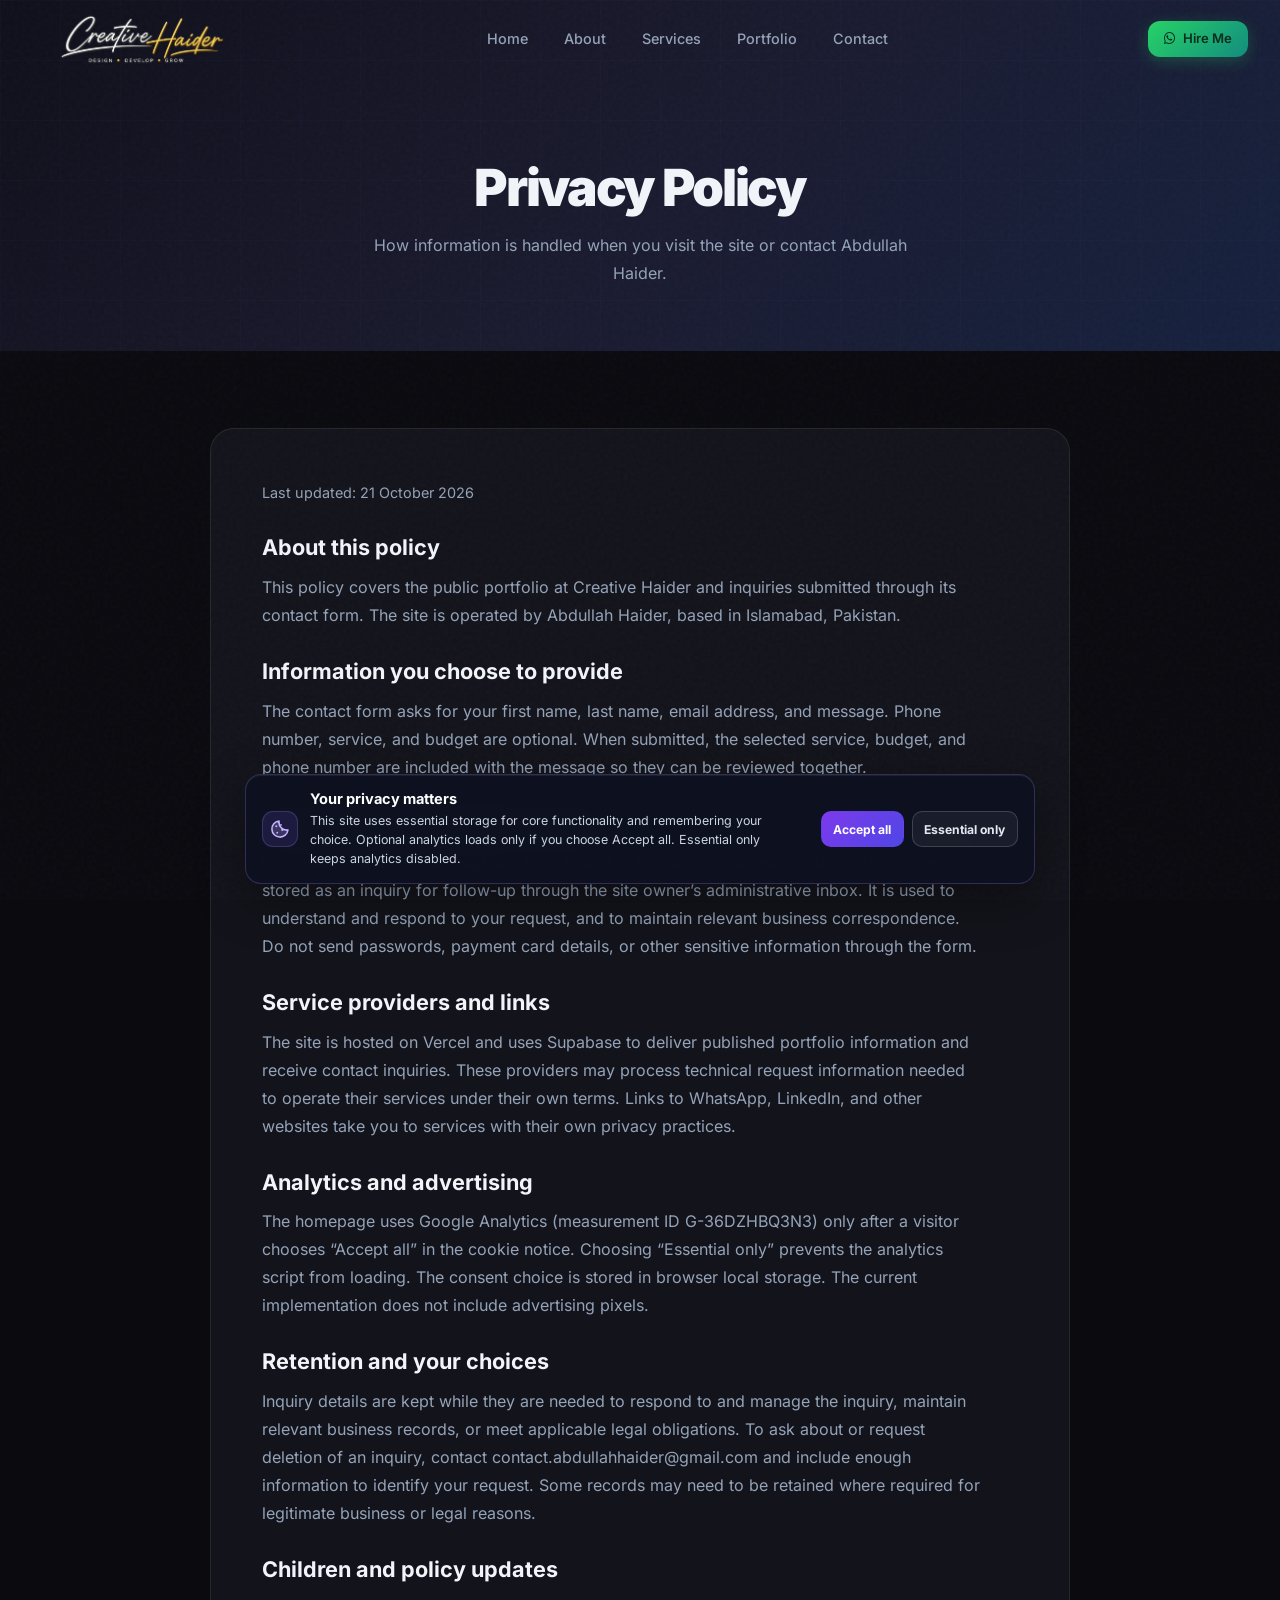
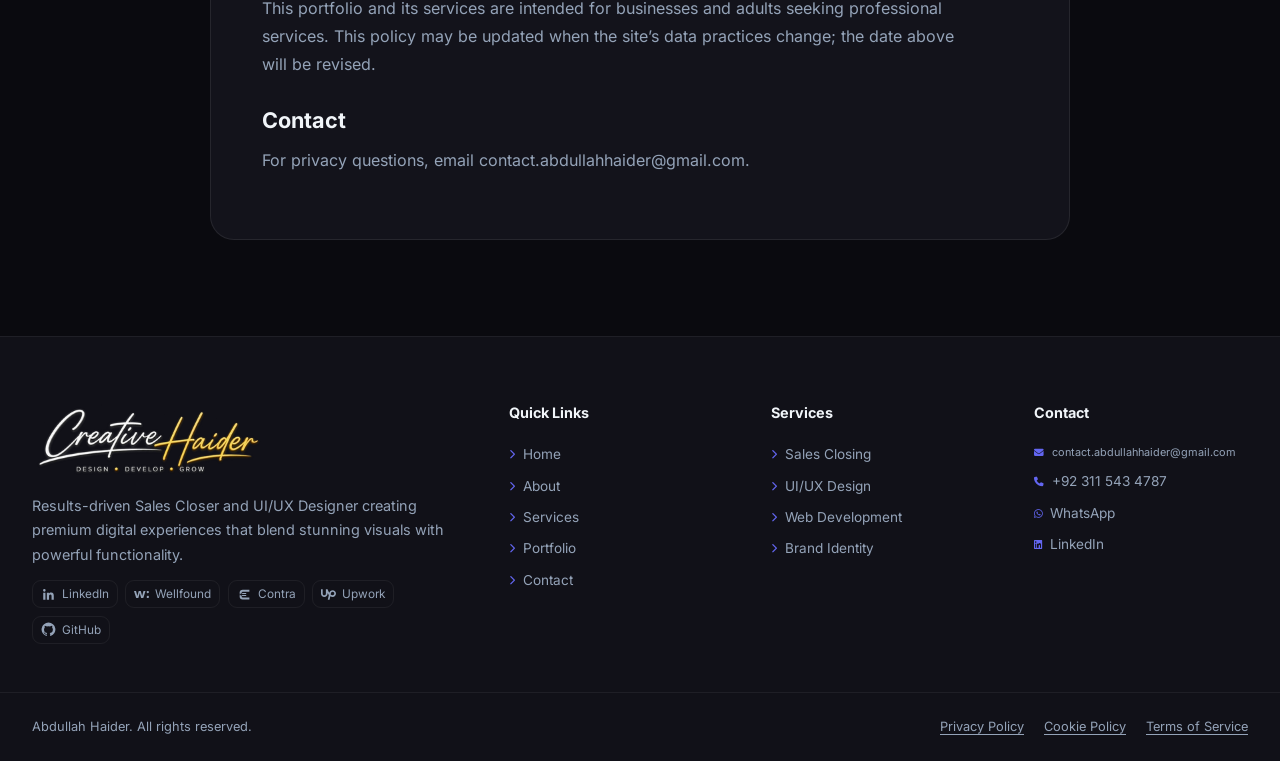
<file: privacy.html>
<!DOCTYPE html>
<html lang="en" data-theme="dark">
<head>
    <!-- Google tag (gtag.js) -->
    <script async src="https://www.googletagmanager.com/gtag/js?id=G-36DZHBQ3N3"></script>
    <script>
      window.dataLayer = window.dataLayer || [];
      function gtag(){dataLayer.push(arguments);}
      gtag('js', new Date());
      gtag('config', 'G-36DZHBQ3N3');
    </script>

<meta charset="UTF-8"><meta name="viewport" content="width=device-width, initial-scale=1.0">
<meta name="description" content="Learn how Creative Haider handles information submitted through its contact form and how to ask about your personal information.">
<title>Privacy Policy | Creative Haider</title>
<link rel="icon" type="image/png" href="/images/favicon-48.png"><link rel="shortcut icon" type="image/png" href="/images/favicon-48.png"><link rel="apple-touch-icon" href="/images/favicon-180.png">
<link rel="stylesheet" href="/css/fonts.css"><link rel="stylesheet" href="/css/style.css"><link rel="preload" href="/assets/fonts/inter-400.woff2" as="font" type="font/woff2" crossorigin>
<link rel="canonical" href="https://creativehaider.site/privacy"><meta name="robots" content="index, follow, max-image-preview:large">
<meta property="og:type" content="website"><meta property="og:site_name" content="Creative Haider"><meta property="og:title" content="Privacy Policy | Creative Haider"><meta property="og:description" content="Learn how Creative Haider handles information submitted through its contact form and how to ask about your personal information."><meta property="og:url" content="https://creativehaider.site/privacy"><meta property="og:image" content="https://creativehaider.site/images/hero-profile.webp"><meta property="og:image:alt" content="Abdullah Haider, Creative Haider">
<meta name="twitter:card" content="summary_large_image"><meta name="twitter:title" content="Privacy Policy | Creative Haider"><meta name="twitter:description" content="Learn how Creative Haider handles information submitted through its contact form and how to ask about your personal information."><meta name="twitter:image" content="https://creativehaider.site/images/hero-profile.webp">
<script type="application/ld+json">{"@context":"https://schema.org","@type":"WebPage","@id":"https://creativehaider.site/privacy#webpage","url":"https://creativehaider.site/privacy","name":"Privacy Policy | Creative Haider","description":"Learn how Creative Haider handles information submitted through its contact form and how to ask about your personal information.","isPartOf":{"@id":"https://creativehaider.site/#website"},"about":{"@id":"https://creativehaider.site/#person"},"breadcrumb":{"@type":"BreadcrumbList","itemListElement":[{"@type":"ListItem","position":1,"name":"Home","item":"https://creativehaider.site/"},{"@type":"ListItem","position":2,"name":"Privacy Policy","item":"https://creativehaider.site/privacy"}]}}</script>
</head><body class="public-site"><a class="skip-link" href="#main-content">Skip to main content</a>
<div class="noise-overlay"></div>
<nav class="navbar" aria-label="Main navigation"><div class="navbar-container">
<a href="/" class="logo brand-logo-link" aria-label="Creative Haider home"><img class="brand-logo-img" src="/images/optimized/creative-haider-logo-690.webp" srcset="/images/optimized/creative-haider-logo-345.webp 345w, /images/optimized/creative-haider-logo-690.webp 690w" sizes="(max-width: 480px) 190px, 230px" alt="Creative Haider" width="690" height="230" decoding="async"></a>
<ul class="nav-links"><li><a href="/">Home</a></li><li><a href="/about">About</a></li><li><a href="/services">Services</a></li><li><a href="/portfolio">Portfolio</a></li><li><a href="/contact">Contact</a></li></ul>
<div class="nav-actions"><a href="https://wa.me/923115434787" class="whatsapp-btn" aria-label="Discuss a project on WhatsApp" target="_blank" rel="noopener noreferrer"><i aria-hidden="true" class="fab fa-whatsapp"></i><span>Hire Me</span></a><button class="mobile-menu-btn" aria-label="Open menu" aria-controls="mobile-menu" aria-expanded="false"><i aria-hidden="true" class="fas fa-bars"></i></button></div></div></nav>
<div class="mobile-menu" id="mobile-menu" role="dialog" aria-modal="true" aria-label="Mobile navigation" hidden><button class="mobile-menu-close" aria-label="Close menu"><i aria-hidden="true" class="fas fa-times"></i></button><a href="/">Home</a><a href="/about">About</a><a href="/services">Services</a><a href="/portfolio">Portfolio</a><a href="/contact">Contact</a></div>
<header class="page-header"><h1>Privacy Policy</h1><p>How information is handled when you visit the site or contact Abdullah Haider.</p></header><main id="main-content" tabindex="-1"><section class="section legal-section"><div class="container"><article class="legal-document"><p class="legal-updated">Last updated: 21 October 2026</p><h2>About this policy</h2><p>This policy covers the public portfolio at Creative Haider and inquiries submitted through its contact form. The site is operated by Abdullah Haider, based in Islamabad, Pakistan.</p>
<h2>Information you choose to provide</h2><p>The contact form asks for your first name, last name, email address, and message. Phone number, service, and budget are optional. When submitted, the selected service, budget, and phone number are included with the message so they can be reviewed together.</p>
<h2>How inquiry information is used</h2><p>Information submitted through the form is sent to the site’s Supabase-hosted data service and stored as an inquiry for follow-up through the site owner’s administrative inbox. It is used to understand and respond to your request, and to maintain relevant business correspondence. Do not send passwords, payment card details, or other sensitive information through the form.</p>
<h2>Service providers and links</h2><p>The site is hosted on Vercel and uses Supabase to deliver published portfolio information and receive contact inquiries. These providers may process technical request information needed to operate their services under their own terms. Links to WhatsApp, LinkedIn, and other websites take you to services with their own privacy practices.</p>
<h2>Analytics and advertising</h2><p>The homepage uses Google Analytics (measurement ID G-36DZHBQ3N3) only after a visitor chooses “Accept all” in the cookie notice. Choosing “Essential only” prevents the analytics script from loading. The consent choice is stored in browser local storage. The current implementation does not include advertising pixels.</p>
<h2>Retention and your choices</h2><p>Inquiry details are kept while they are needed to respond to and manage the inquiry, maintain relevant business records, or meet applicable legal obligations. To ask about or request deletion of an inquiry, contact <a href="mailto:contact.abdullahhaider@gmail.com">contact.abdullahhaider@gmail.com</a> and include enough information to identify your request. Some records may need to be retained where required for legitimate business or legal reasons.</p>
<h2>Children and policy updates</h2><p>This portfolio and its services are intended for businesses and adults seeking professional services. This policy may be updated when the site’s data practices change; the date above will be revised.</p>
<h2>Contact</h2><p>For privacy questions, email <a href="mailto:contact.abdullahhaider@gmail.com">contact.abdullahhaider@gmail.com</a>.</p></article></div></section></main><footer class="footer">
        <div class="footer-grid">
            <div class="footer-brand">
                <a href="/" class="logo brand-logo-link" aria-label="Creative Haider home"><img class="brand-logo-img" src="/images/optimized/creative-haider-logo-690.webp" srcset="/images/optimized/creative-haider-logo-345.webp 345w, /images/optimized/creative-haider-logo-690.webp 690w" sizes="(max-width: 480px) 190px, 230px" alt="Creative Haider" width="690" height="230" decoding="async"></a>
                <p>Results-driven Sales Closer and UI/UX Designer creating premium digital experiences that blend stunning visuals with powerful functionality.</p>
                <nav class="footer-social-links" aria-label="Professional profiles">
                    <a href="https://linkedin.com/in/abdullah-haider-sales-closer" target="_blank" rel="noopener noreferrer" aria-label="LinkedIn profile" title="LinkedIn"><svg class="profile-brand-icon" viewBox="0 0 24 24" aria-hidden="true" focusable="false" xmlns="http://www.w3.org/2000/svg"><path fill="currentColor" d="M20.447 20.452h-3.554v-5.569c0-1.328-.027-3.037-1.852-3.037-1.853 0-2.136 1.445-2.136 2.939v5.667H9.35V9h3.414v1.561h.049c.476-.9 1.637-1.85 3.37-1.85 3.601 0 4.267 2.37 4.267 5.455v6.286zM5.337 7.433a2.062 2.062 0 1 1 0-4.124 2.062 2.062 0 0 1 0 4.124zM3.56 9h3.558v11.452H3.56z"/></svg><span>LinkedIn</span></a>
                    <a href="https://wellfound.com/u/abdullah-haider-5" target="_blank" rel="noopener noreferrer" aria-label="Wellfound profile" title="Wellfound"><svg class="profile-brand-icon" viewBox="0 0 24 24" aria-hidden="true" focusable="false" xmlns="http://www.w3.org/2000/svg"><path fill="currentColor" d="M23.998 8.128c.063-1.379-1.612-2.376-2.795-1.664-1.23.598-1.322 2.52-.156 3.234 1.2.862 2.995-.09 2.951-1.57zm0 7.748c.063-1.38-1.612-2.377-2.795-1.665-1.23.598-1.322 2.52-.156 3.234 1.2.863 2.995-.09 2.951-1.57zm-20.5 1.762L0 6.364h3.257l2.066 8.106 2.245-8.106h3.267l2.244 8.106 2.065-8.106h3.257l-3.54 11.274H11.39c-.73-2.713-1.46-5.426-2.188-8.14l-2.233 8.14H3.5z"/></svg><span>Wellfound</span></a>
                    <a href="https://contra.com/abdullahhaider" target="_blank" rel="noopener noreferrer" aria-label="Contra profile" title="Contra"><svg class="profile-brand-icon" viewBox="0 0 24 24" aria-hidden="true" focusable="false" xmlns="http://www.w3.org/2000/svg"><path fill="currentColor" d="M19.8 4.2H9.3a5.1 5.1 0 0 0 0 10.2h5.4v-3.2H9.3a1.9 1.9 0 0 1 0-3.8h10.5V4.2zm-5.1 5.4v3.2h-5.4a1.9 1.9 0 0 0 0 3.8h10.5v3.2H9.3a5.1 5.1 0 0 1 0-10.2h5.4z"/></svg><span>Contra</span></a>
                    <a href="https://www.upwork.com/freelancers/~01ef27e63171bef31a" target="_blank" rel="noopener noreferrer" aria-label="Upwork profile" title="Upwork"><svg class="profile-brand-icon" viewBox="0 0 24 24" aria-hidden="true" focusable="false" xmlns="http://www.w3.org/2000/svg"><path fill="currentColor" d="M18.561 13.158c-1.102 0-2.135-.467-3.074-1.227l.228-1.076.008-.042c.207-1.143.849-3.06 2.839-3.06 1.492 0 2.703 1.212 2.703 2.703-.001 1.489-1.212 2.702-2.704 2.702zm0-8.14c-2.539 0-4.51 1.649-5.31 4.366-1.22-1.834-2.148-4.036-2.687-5.892H7.828v7.112c-.002 1.406-1.141 2.546-2.547 2.548-1.405-.002-2.543-1.143-2.545-2.548V3.492H0v7.112c0 2.914 2.37 5.303 5.281 5.303 2.913 0 5.283-2.389 5.283-5.303v-1.19c.529 1.107 1.182 2.229 1.974 3.221l-1.673 7.873h2.797l1.213-5.71c1.063.679 2.285 1.109 3.686 1.109 3 0 5.439-2.452 5.439-5.45 0-3-2.439-5.439-5.439-5.439z"/></svg><span>Upwork</span></a>
                                    <a href="https://github.com/abdullahhaiderr" target="_blank" rel="noopener noreferrer" aria-label="GitHub profile" title="GitHub"><svg class="profile-brand-icon" viewBox="0 0 24 24" aria-hidden="true" focusable="false" xmlns="http://www.w3.org/2000/svg"><path fill="currentColor" d="M12 .9a11.1 11.1 0 0 0-3.51 21.63c.55.1.76-.24.76-.53v-2.08c-3.1.67-3.75-1.32-3.75-1.32-.5-1.29-1.24-1.63-1.24-1.63-1.02-.7.08-.69.08-.69 1.13.08 1.73 1.16 1.73 1.16 1 .1.76 2.08 3.15 1.59.1-.73.4-1.23.69-1.52-2.47-.28-5.07-1.24-5.07-5.5 0-1.22.44-2.22 1.16-3-.12-.28-.5-1.42.11-2.96 0 0 .95-.3 3.05 1.15a10.6 10.6 0 0 1 5.55 0c2.1-1.45 3.05-1.15 3.05-1.15.61 1.54.23 2.68.11 2.96.72.78 1.16 1.78 1.16 3 0 4.27-2.61 5.21-5.1 5.49.4.35.75 1.02.75 2.06V22c0 .29.2.64.77.53A11.1 11.1 0 0 0 12 .9z"/></svg><span>GitHub</span></a>
</nav>
            </div>
            <div>
                <h2 class="footer-title">Quick Links</h2>
                <ul class="footer-links">
                    <li><a href="/"><i aria-hidden="true" class="fas fa-chevron-right"></i> Home</a></li>
                    <li><a href="/about"><i aria-hidden="true" class="fas fa-chevron-right"></i> About</a></li>
                    <li><a href="/services"><i aria-hidden="true" class="fas fa-chevron-right"></i> Services</a></li>
                    <li><a href="/portfolio"><i aria-hidden="true" class="fas fa-chevron-right"></i> Portfolio</a></li>
                    <li><a href="/contact"><i aria-hidden="true" class="fas fa-chevron-right"></i> Contact</a></li>
                </ul>
            </div>
            <div>
                <h2 class="footer-title">Services</h2>
                <ul class="footer-links">
                    <li><a href="/services"><i aria-hidden="true" class="fas fa-chevron-right"></i> Sales Closing</a></li>
                    <li><a href="/services"><i aria-hidden="true" class="fas fa-chevron-right"></i> UI/UX Design</a></li>
                    <li><a href="/services"><i aria-hidden="true" class="fas fa-chevron-right"></i> Web Development</a></li>
                    <li><a href="/services"><i aria-hidden="true" class="fas fa-chevron-right"></i> Brand Identity</a></li>
                </ul>
            </div>
            <div>
                <h2 class="footer-title">Contact</h2>
                <ul class="footer-links">
                    <li><a href="mailto:contact.abdullahhaider@gmail.com"><i aria-hidden="true" class="fas fa-envelope"></i> contact.abdullahhaider@gmail.com</a></li>
                    <li><a href="tel:+923115434787"><i aria-hidden="true" class="fas fa-phone"></i> +92 311 543 4787</a></li>
                    <li><a href="https://wa.me/923115434787" target="_blank" rel="noopener noreferrer"><i aria-hidden="true" class="fab fa-whatsapp"></i> WhatsApp</a></li>
                    <li><a href="https://linkedin.com/in/abdullah-haider-sales-closer" target="_blank" rel="noopener noreferrer"><i aria-hidden="true" class="fab fa-linkedin"></i> LinkedIn</a></li>
                </ul>
            </div>
        </div>
        <div class="footer-bottom">
            <p> Abdullah Haider. All rights reserved.</p>
            <div class="footer-legal-links" aria-label="Policies"><a href="/privacy">Privacy Policy</a><a href="/cookies">Cookie Policy</a><a href="/terms">Terms of Service</a></div>
        </div>
    </footer><a href="#main-content" class="back-to-top" aria-label="Back to top"><i aria-hidden="true" class="fas fa-arrow-up"></i></a><script defer src="/js/main.js"></script></body></html>
</file>
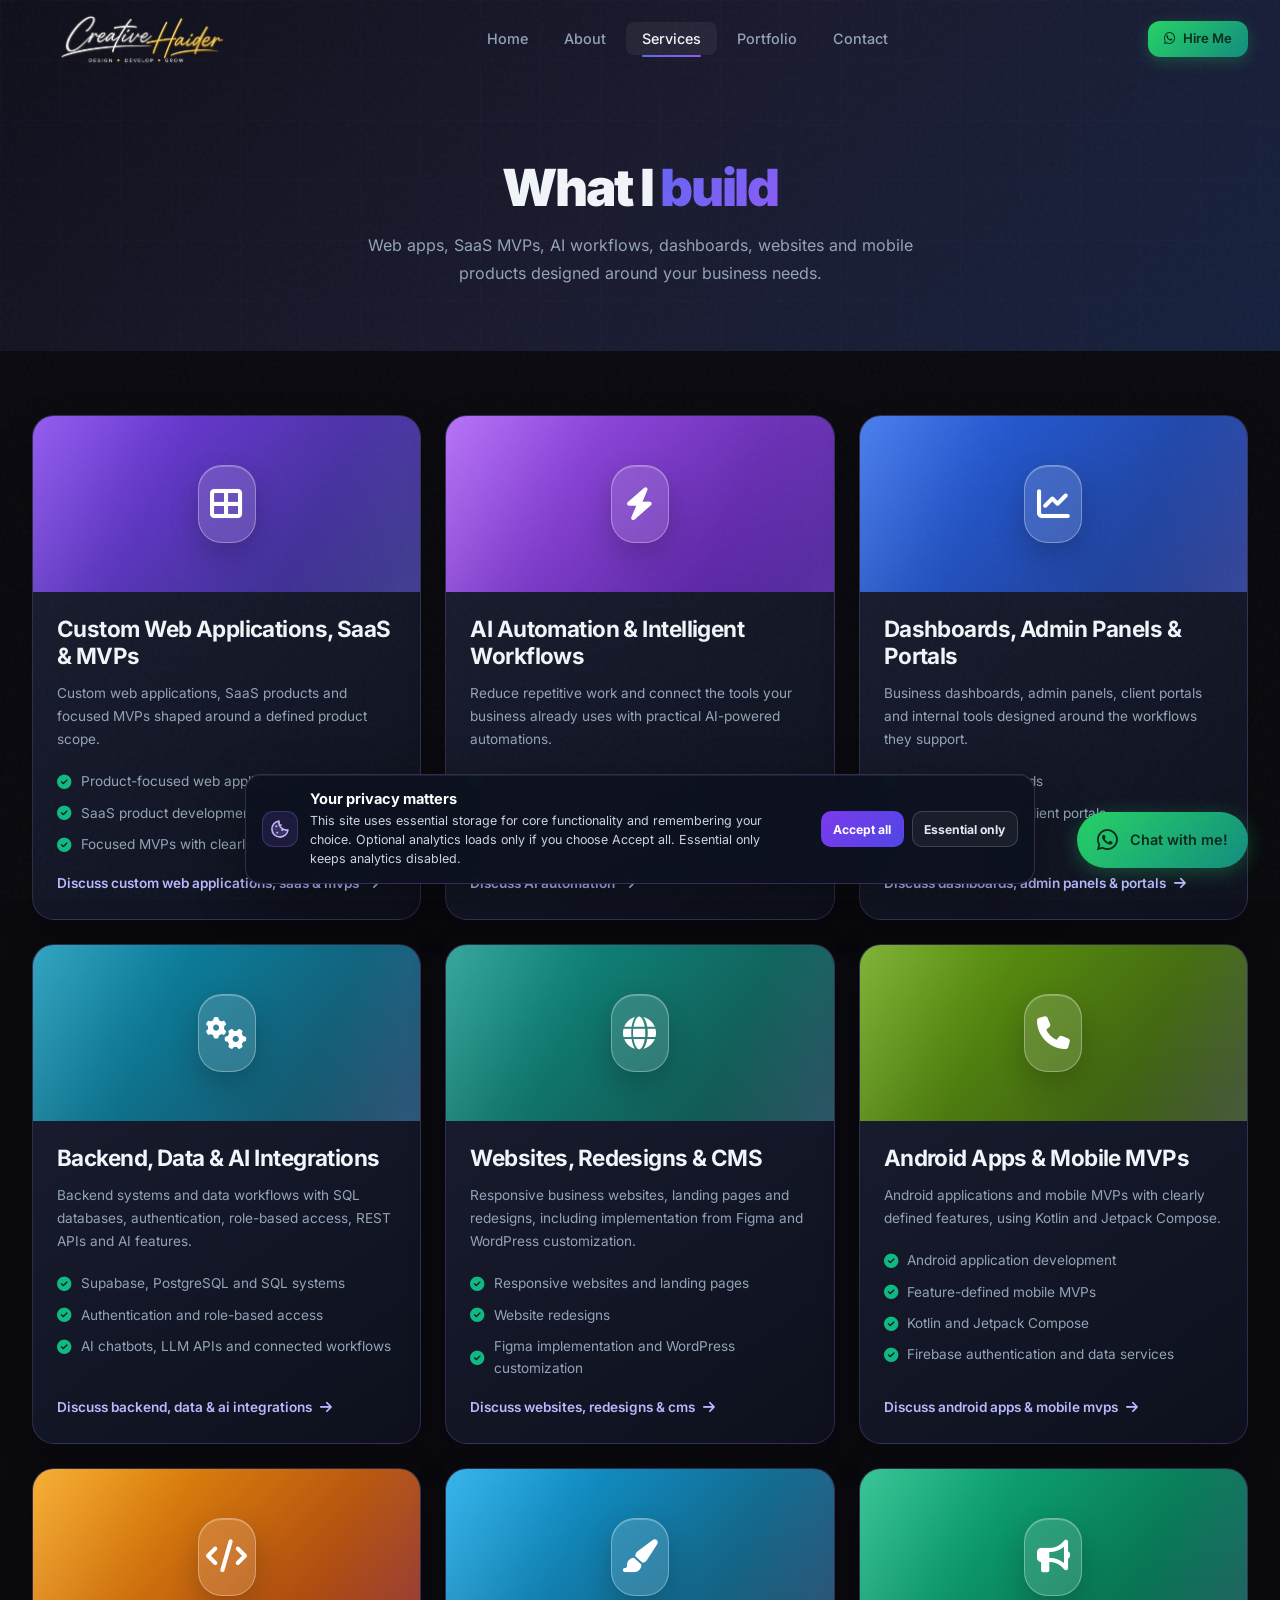
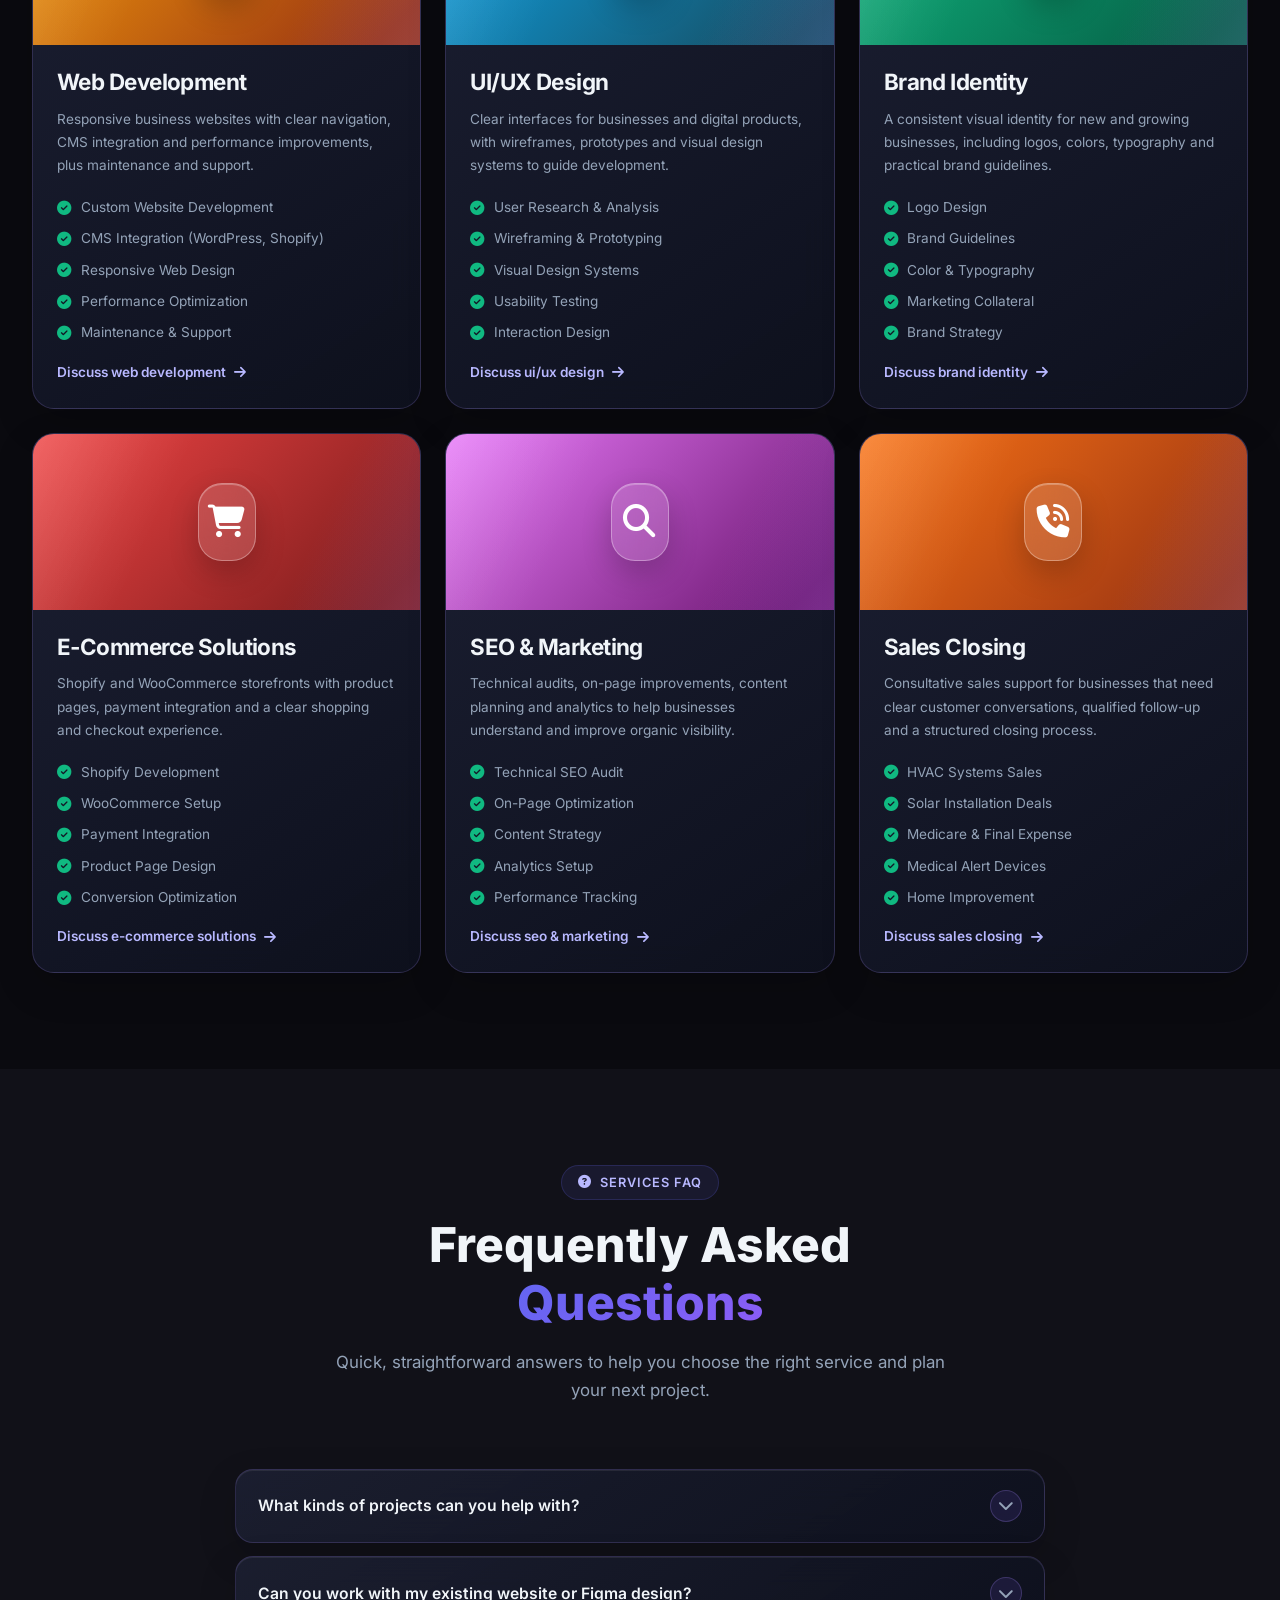
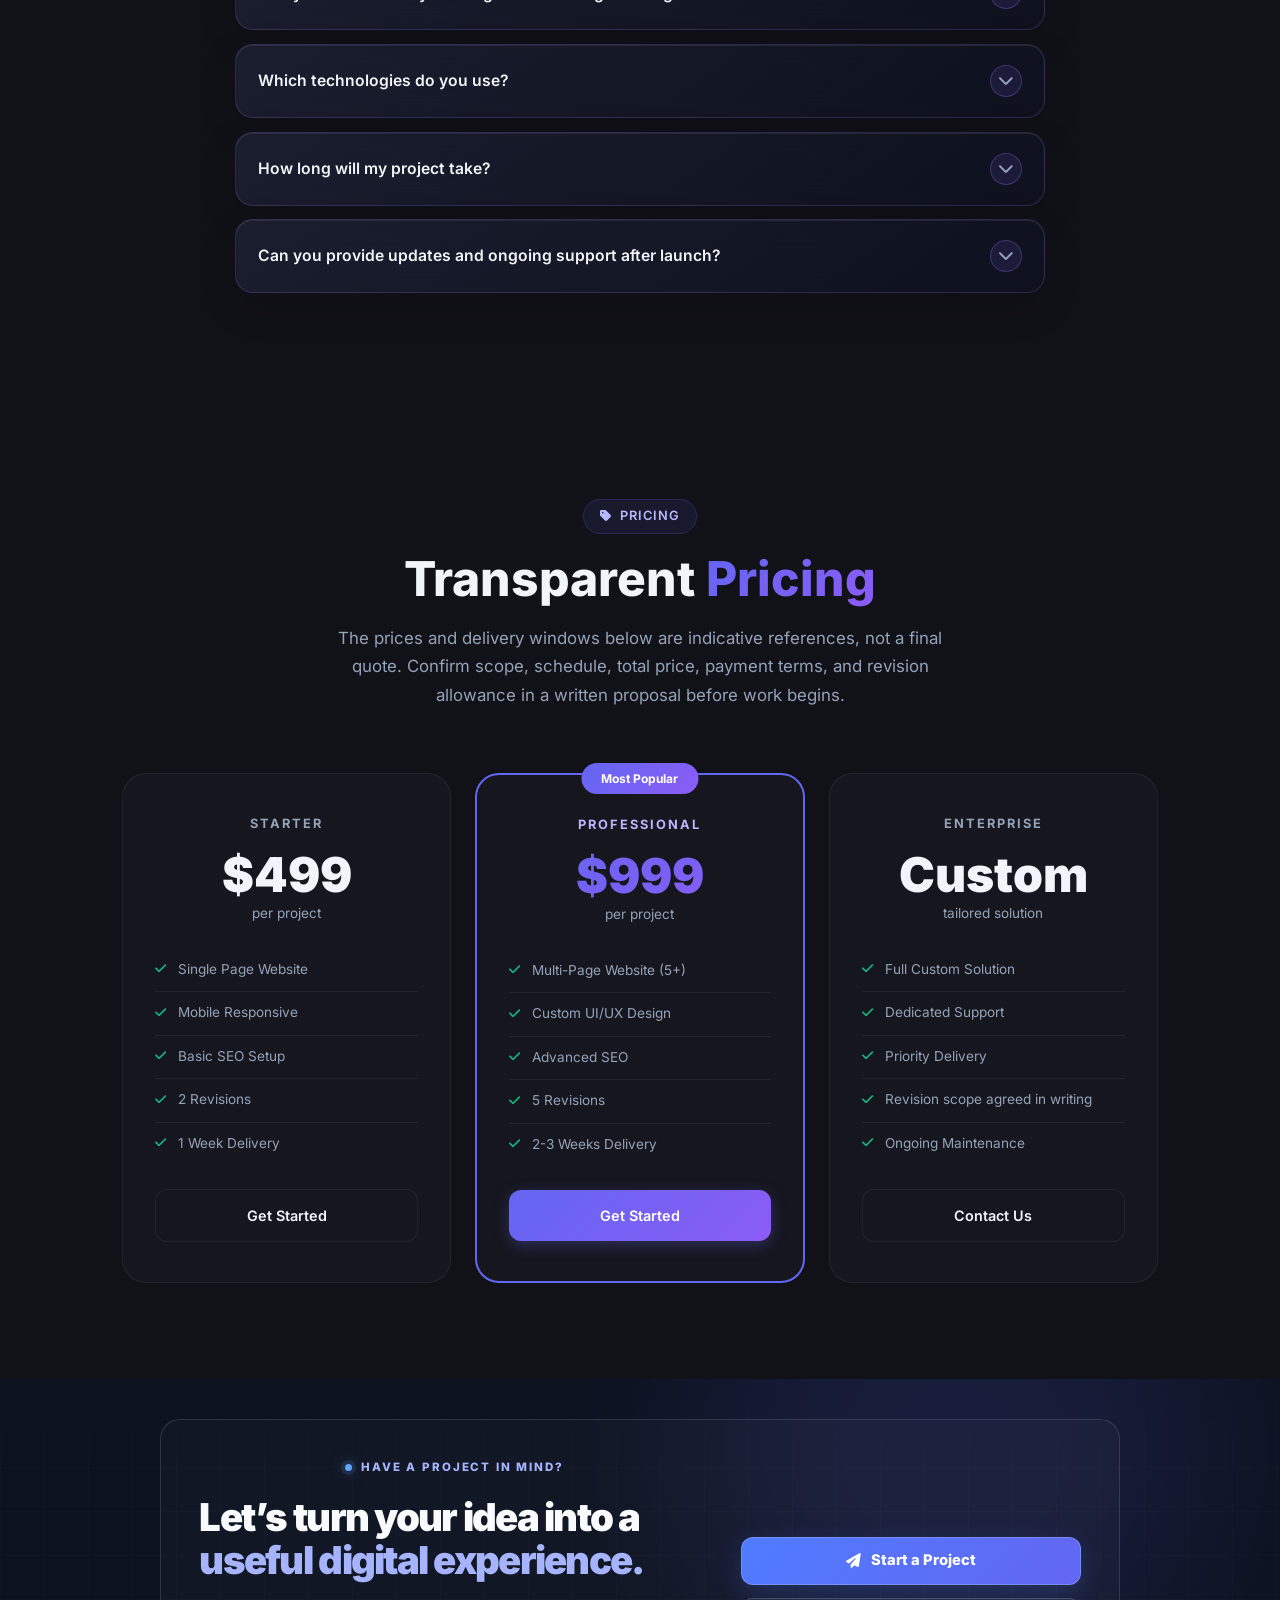
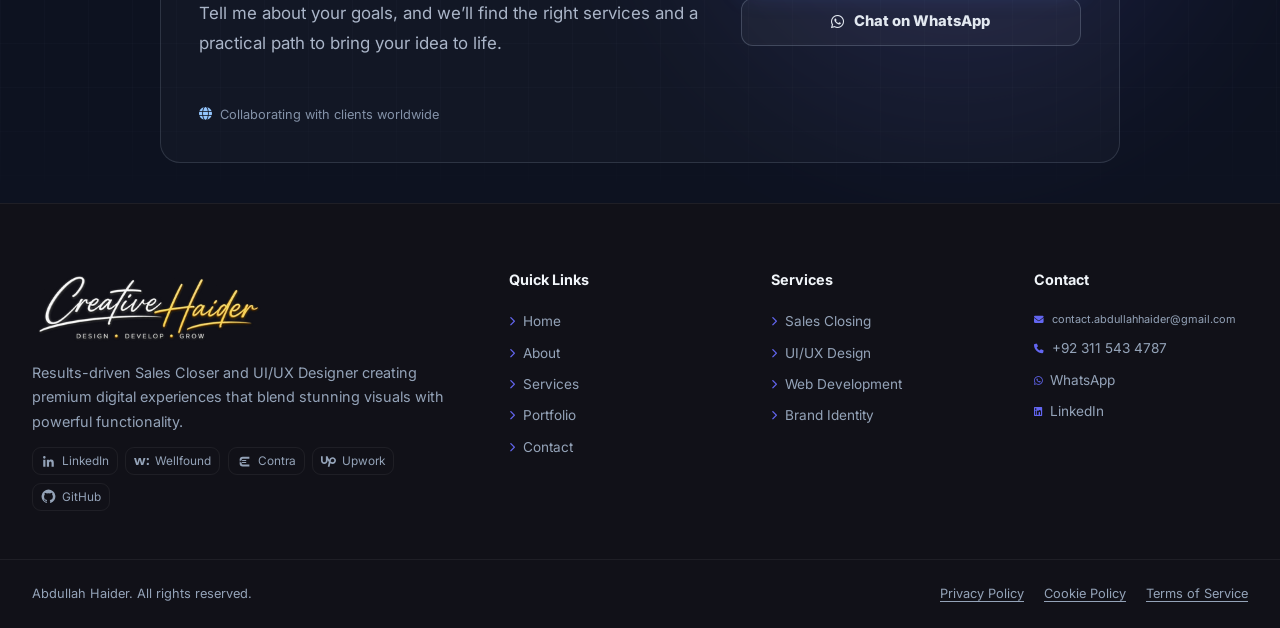
<file: services.html>
<!DOCTYPE html>
<html lang="en" data-theme="dark">
<head>
    <!-- Google tag (gtag.js) -->
    <script async src="https://www.googletagmanager.com/gtag/js?id=G-36DZHBQ3N3"></script>
    <script>
      window.dataLayer = window.dataLayer || [];
      function gtag(){dataLayer.push(arguments);}
      gtag('js', new Date());
      gtag('config', 'G-36DZHBQ3N3');
    </script>

    <meta charset="UTF-8">
    <meta name="viewport" content="width=device-width, initial-scale=1.0">
    <meta name="description" content="Explore custom web apps, SaaS MVPs, AI automation, dashboards, backend integrations, websites and Android apps by Creative Haider.">
    <title>Web App, SaaS &amp; Website Development Services | Creative Haider</title>

    <link rel="icon" type="image/png" href="/images/favicon-48.png">
    <link rel="shortcut icon" type="image/png" href="/images/favicon-48.png">
    <link rel="apple-touch-icon" href="/images/favicon-180.png">
    <link rel="stylesheet" href="/css/fonts.css">
    <link rel="stylesheet" href="/css/style.css">
    <link rel="preload" href="/assets/fonts/inter-400.woff2" as="font" type="font/woff2" crossorigin>
    <link rel="canonical" href="https://creativehaider.site/services">
    <meta name="robots" content="index, follow, max-image-preview:large">
    <meta property="og:type" content="website">
    <meta property="og:site_name" content="Creative Haider">
    <meta property="og:title" content="Web App, SaaS &amp; Website Development Services | Creative Haider">
    <meta property="og:description" content="Custom web apps, SaaS, AI workflows, dashboards, backend integrations, websites and Android apps by Creative Haider.">
    <meta property="og:url" content="https://creativehaider.site/services">
    <meta property="og:image" content="https://creativehaider.site/images/abdullah-haider-portrait.jpg">
    <meta property="og:image:alt" content="Portrait of Abdullah Haider wearing a black blazer">
    <meta name="twitter:card" content="summary_large_image">
    <meta name="twitter:title" content="Web App, SaaS &amp; Website Development Services | Creative Haider">
    <meta name="twitter:description" content="Custom web apps, SaaS, AI workflows, dashboards, backend integrations, websites and Android apps by Creative Haider.">
    <meta name="twitter:image" content="https://creativehaider.site/images/abdullah-haider-portrait.jpg">
    <script type="application/ld+json">{"@context":"https://schema.org","@graph":[{"@type":"WebSite","@id":"https://creativehaider.site/#website","url":"https://creativehaider.site/","name":"Creative Haider","alternateName":"Abdullah Haider","publisher":{"@id":"https://creativehaider.site/#person"}},{"@type":"Person","@id":"https://creativehaider.site/#person","name":"Abdullah Haider","alternateName":"Creative Haider","url":"https://creativehaider.site/","image":"https://creativehaider.site/images/abdullah-haider-portrait.jpg","jobTitle":"Web Designer, Developer and Sales Closer","knowsAbout":["JavaScript","TypeScript","React","Next.js","HTML5","CSS3","Supabase","PostgreSQL","SQL","Python","REST APIs","Figma","WordPress","Webflow","Kotlin","Jetpack Compose","Vercel","Custom web applications","SaaS products","Focused MVPs","Business dashboards","Admin panels","Client portals","Internal tools","Backend systems","Authentication","Role-based access","AI chatbot features","LLM API integration","API-connected workflows","Responsive business websites","Landing pages","Website redesigns","Figma-to-website implementation","WordPress customization","Android applications","Mobile MVPs","UI/UX design","Brand identity","E-commerce","SEO and marketing","Sales closing","Sales consulting"]},{"@type":"WebPage","@id":"https://creativehaider.site/services#webpage","url":"https://creativehaider.site/services","name":"Web App, SaaS and Website Development Services | Creative Haider","description":"Explore web app, SaaS and MVP development, dashboards, backend and AI integrations, Android apps, websites, UI/UX, branding, e-commerce, SEO and sales closing.","isPartOf":{"@id":"https://creativehaider.site/#website"},"about":{"@id":"https://creativehaider.site/#person"}},{"@type":"BreadcrumbList","itemListElement":[{"@type":"ListItem","position":1,"name":"Home","item":"https://creativehaider.site/"},{"@type":"ListItem","position":2,"name":"Services","item":"https://creativehaider.site/services"}]},{"@type":"Service","@id":"https://creativehaider.site/services#sales-closing","name":"Sales Closing","description":"Consultative sales support for businesses that need clear customer conversations, qualified follow-up and a structured closing process.","url":"https://creativehaider.site/services#sales-closing","provider":{"@id":"https://creativehaider.site/#person"}},{"@type":"Service","@id":"https://creativehaider.site/services#ui-ux-design","name":"UI/UX Design","description":"Clear interfaces for businesses and digital products, with wireframes, prototypes and visual design systems to guide development.","url":"https://creativehaider.site/services#ui-ux-design","provider":{"@id":"https://creativehaider.site/#person"}},{"@type":"Service","@id":"https://creativehaider.site/services#web-development","name":"Web Development","description":"Responsive business websites with clear navigation, CMS integration and performance improvements, plus maintenance and support.","url":"https://creativehaider.site/services#web-development","provider":{"@id":"https://creativehaider.site/#person"}},{"@type":"Service","@id":"https://creativehaider.site/services#brand-identity","name":"Brand Identity","description":"A consistent visual identity for new and growing businesses, including logos, colors, typography and practical brand guidelines.","url":"https://creativehaider.site/services#brand-identity","provider":{"@id":"https://creativehaider.site/#person"}},{"@type":"Service","@id":"https://creativehaider.site/services#ecommerce","name":"E-Commerce Solutions","description":"Shopify and WooCommerce storefronts with product pages, payment integration and a clear shopping and checkout experience.","url":"https://creativehaider.site/services#ecommerce","provider":{"@id":"https://creativehaider.site/#person"}},{"@type":"Service","@id":"https://creativehaider.site/services#seo-marketing","name":"SEO & Marketing","description":"Technical audits, on-page improvements, content planning and analytics to help businesses understand and improve organic visibility.","url":"https://creativehaider.site/services#seo-marketing","provider":{"@id":"https://creativehaider.site/#person"}},{"@type":"Service","@id":"https://creativehaider.site/services#custom-apps-saas","name":"Custom Web Applications, SaaS and Focused MVPs","description":"Custom web applications, SaaS products and focused MVPs shaped around a defined product scope.","url":"https://creativehaider.site/services#custom-apps-saas","provider":{"@id":"https://creativehaider.site/#person"}},{"@type":"Service","@id":"https://creativehaider.site/services#business-dashboards","name":"Business Dashboards, Admin Panels and Portals","description":"Business dashboards, admin panels, client portals and internal tools.","url":"https://creativehaider.site/services#business-dashboards","provider":{"@id":"https://creativehaider.site/#person"}},{"@type":"Service","@id":"https://creativehaider.site/services#backend-ai-integrations","name":"Backend, Data and AI Integrations","description":"Backend systems, SQL databases, authentication, role-based access, REST APIs, AI chatbot features and LLM API integrations.","url":"https://creativehaider.site/services#backend-ai-integrations","provider":{"@id":"https://creativehaider.site/#person"}},{"@type":"Service","@id":"https://creativehaider.site/services#websites-cms","name":"Responsive Websites, Redesigns and CMS","description":"Responsive business websites, landing pages, redesigns, Figma-to-website implementation and WordPress customization.","url":"https://creativehaider.site/services#websites-cms","provider":{"@id":"https://creativehaider.site/#person"}},{"@type":"Service","@id":"https://creativehaider.site/services#android-apps","name":"Android Applications and Mobile MVPs","description":"Android applications and mobile MVPs with clearly defined features using Kotlin and Jetpack Compose.","url":"https://creativehaider.site/services#android-apps","provider":{"@id":"https://creativehaider.site/#person"}}]}</script>
    <noscript><style>.page-loader{display:none}.reveal,[data-aos]{opacity:1!important;transform:none!important;visibility:visible!important}</style></noscript>
</head>
<body class="public-site">
    <a class="skip-link" href="#main-content">Skip to main content</a>

    <div class="noise-overlay"></div>

    <!-- Navigation -->
    <nav class="navbar" aria-label="Main navigation">
        <div class="navbar-container">
            <a href="/" class="logo brand-logo-link" aria-label="Creative Haider home"><img class="brand-logo-img" src="/images/optimized/creative-haider-logo-690.webp" srcset="/images/optimized/creative-haider-logo-345.webp 345w, /images/optimized/creative-haider-logo-690.webp 690w" sizes="(max-width: 480px) 190px, 230px" alt="Creative Haider" width="690" height="230" decoding="async"></a>
            <ul class="nav-links">
                <li><a href="/">Home</a></li>
                <li><a href="/about">About</a></li>
                <li><a href="/services" class="active">Services</a></li>
                <li><a href="/portfolio">Portfolio</a></li>
                <li><a href="/contact">Contact</a></li>
            </ul>
            <div class="nav-actions">
                <a href="https://wa.me/923115434787" class="whatsapp-btn" aria-label="Discuss a project on WhatsApp" target="_blank" rel="noopener noreferrer">
                    <i aria-hidden="true" class="fab fa-whatsapp"></i>
                    <span>Hire Me</span>
                </a>
                <button class="mobile-menu-btn" aria-label="Open menu" aria-controls="mobile-menu" aria-expanded="false">
                    <i aria-hidden="true" class="fas fa-bars"></i>
                </button>
            </div>
        </div>
    </nav>

    <!-- Mobile Menu -->
    <div class="mobile-menu" id="mobile-menu" role="dialog" aria-modal="true" aria-label="Mobile navigation" hidden>
        <button class="mobile-menu-close" aria-label="Close menu"><i aria-hidden="true" class="fas fa-times"></i></button>
        <a href="/">Home</a>
        <a href="/about">About</a>
        <a href="/services">Services</a>
        <a href="/portfolio">Portfolio</a>
        <a href="/contact">Contact</a>
    </div>

    <!-- Page Header -->
    <header class="page-header">
        <h1 data-aos="fade-up">What I <span class="gradient-text">build</span></h1>
        <p data-aos="fade-up" data-aos-delay="100">Web apps, SaaS MVPs, AI workflows, dashboards, websites and mobile products designed around your business needs.</p>
    </header>

    <!-- Services Detail -->
    <main id="main-content" tabindex="-1">
    <section class="section" style="padding-top: 4rem;">
        <div class="services-detail-grid">
            <article class="service-detail-card product-service-card" data-aos="fade-up" data-aos-delay="0">
                <div class="service-detail-art service-art--product"><span class="service-art-icon"><i aria-hidden="true" class="fas fa-layer-group"></i></span></div>
                <div class="service-detail-content">
                    <h2 id="custom-apps-saas">Custom Web Applications, SaaS &amp; MVPs</h2>
                    <p>Custom web applications, SaaS products and focused MVPs shaped around a defined product scope.</p>
                    <ul class="service-features">
                        <li><i aria-hidden="true" class="fas fa-check-circle"></i>Product-focused web applications</li>
                        <li><i aria-hidden="true" class="fas fa-check-circle"></i>SaaS product development</li>
                        <li><i aria-hidden="true" class="fas fa-check-circle"></i>Focused MVPs with clearly defined scope</li>
                    </ul>
                    <a class="service-link" href="/contact?service=custom-apps-saas">Discuss custom web applications, saas &amp; mvps <i class="fas fa-arrow-right" aria-hidden="true"></i></a>
                </div>
            </article>
            <article class="service-detail-card product-service-card" data-aos="fade-up" data-aos-delay="40">
                <div class="service-detail-art service-art--automation"><span class="service-art-icon"><i aria-hidden="true" class="fas fa-wand-magic-sparkles"></i></span></div>
                <div class="service-detail-content">
                    <h2 id="ai-automation">AI Automation &amp; Intelligent Workflows</h2>
                    <p>Reduce repetitive work and connect the tools your business already uses with practical AI-powered automations.</p>
                    <ul class="service-features">
                        <li><i aria-hidden="true" class="fas fa-check-circle"></i>AI-assisted business workflows</li>
                        <li><i aria-hidden="true" class="fas fa-check-circle"></i>API and app integrations</li>
                        <li><i aria-hidden="true" class="fas fa-check-circle"></i>Automated data handling and task routing</li>
                    </ul>
                    <a class="service-link" href="/contact?service=ai-automation">Discuss AI automation <i class="fas fa-arrow-right" aria-hidden="true"></i></a>
                </div>
            </article>
            <article class="service-detail-card product-service-card" data-aos="fade-up" data-aos-delay="80">
                <div class="service-detail-art service-art--dashboards"><span class="service-art-icon"><i aria-hidden="true" class="fas fa-chart-line"></i></span></div>
                <div class="service-detail-content">
                    <h2 id="business-dashboards">Dashboards, Admin Panels &amp; Portals</h2>
                    <p>Business dashboards, admin panels, client portals and internal tools designed around the workflows they support.</p>
                    <ul class="service-features">
                        <li><i aria-hidden="true" class="fas fa-check-circle"></i>Business dashboards</li>
                        <li><i aria-hidden="true" class="fas fa-check-circle"></i>Admin panels and client portals</li>
                        <li><i aria-hidden="true" class="fas fa-check-circle"></i>Internal tools</li>
                    </ul>
                    <a class="service-link" href="/contact?service=business-dashboards">Discuss dashboards, admin panels &amp; portals <i class="fas fa-arrow-right" aria-hidden="true"></i></a>
                </div>
            </article>
            <article class="service-detail-card product-service-card" data-aos="fade-up" data-aos-delay="160">
                <div class="service-detail-art service-art--backend"><span class="service-art-icon"><i aria-hidden="true" class="fas fa-server"></i></span></div>
                <div class="service-detail-content">
                    <h2 id="backend-ai-integrations">Backend, Data &amp; AI Integrations</h2>
                    <p>Backend systems and data workflows with SQL databases, authentication, role-based access, REST APIs and AI features.</p>
                    <ul class="service-features">
                        <li><i aria-hidden="true" class="fas fa-check-circle"></i>Supabase, PostgreSQL and SQL systems</li>
                        <li><i aria-hidden="true" class="fas fa-check-circle"></i>Authentication and role-based access</li>
                        <li><i aria-hidden="true" class="fas fa-check-circle"></i>AI chatbots, LLM APIs and connected workflows</li>
                    </ul>
                    <a class="service-link" href="/contact?service=backend-ai-integrations">Discuss backend, data & ai integrations <i class="fas fa-arrow-right" aria-hidden="true"></i></a>
                </div>
            </article>
            <article class="service-detail-card product-service-card" data-aos="fade-up" data-aos-delay="0">
                <div class="service-detail-art service-art--websites"><span class="service-art-icon"><i aria-hidden="true" class="fas fa-globe"></i></span></div>
                <div class="service-detail-content">
                    <h2 id="websites-cms">Websites, Redesigns &amp; CMS</h2>
                    <p>Responsive business websites, landing pages and redesigns, including implementation from Figma and WordPress customization.</p>
                    <ul class="service-features">
                        <li><i aria-hidden="true" class="fas fa-check-circle"></i>Responsive websites and landing pages</li>
                        <li><i aria-hidden="true" class="fas fa-check-circle"></i>Website redesigns</li>
                        <li><i aria-hidden="true" class="fas fa-check-circle"></i>Figma implementation and WordPress customization</li>
                    </ul>
                    <a class="service-link" href="/contact?service=websites-cms">Discuss websites, redesigns & cms <i class="fas fa-arrow-right" aria-hidden="true"></i></a>
                </div>
            </article>
            <article class="service-detail-card product-service-card" data-aos="fade-up" data-aos-delay="80">
                <div class="service-detail-art service-art--android"><span class="service-art-icon"><i aria-hidden="true" class="fas fa-mobile-alt"></i></span></div>
                <div class="service-detail-content">
                    <h2 id="android-apps">Android Apps &amp; Mobile MVPs</h2>
                    <p>Android applications and mobile MVPs with clearly defined features, using Kotlin and Jetpack Compose.</p>
                    <ul class="service-features">
                        <li><i aria-hidden="true" class="fas fa-check-circle"></i>Android application development</li>
                        <li><i aria-hidden="true" class="fas fa-check-circle"></i>Feature-defined mobile MVPs</li>
                        <li><i aria-hidden="true" class="fas fa-check-circle"></i>Kotlin and Jetpack Compose</li>
                        <li><i aria-hidden="true" class="fas fa-check-circle"></i>Firebase authentication and data services</li>
                    </ul>
                    <a class="service-link" href="/contact?service=android-apps">Discuss android apps & mobile mvps <i class="fas fa-arrow-right" aria-hidden="true"></i></a>
                </div>
            </article>
            <article class="service-detail-card" data-aos="fade-up" data-aos-delay="200">
                <div class="service-detail-art service-art--web" aria-hidden="true"><span class="service-art-icon"><i aria-hidden="true" class="fas fa-code"></i></span></div>
                <div class="service-detail-content">
                    <h2 id="web-development">Web Development</h2>
                    <p>Responsive business websites with clear navigation, CMS integration and performance improvements, plus maintenance and support.</p>
                    <ul class="service-features">
                        <li><i aria-hidden="true" class="fas fa-check-circle"></i> Custom Website Development</li>
                        <li><i aria-hidden="true" class="fas fa-check-circle"></i> CMS Integration (WordPress, Shopify)</li>
                        <li><i aria-hidden="true" class="fas fa-check-circle"></i> Responsive Web Design</li>
                        <li><i aria-hidden="true" class="fas fa-check-circle"></i> Performance Optimization</li>
                        <li><i aria-hidden="true" class="fas fa-check-circle"></i> Maintenance & Support</li>
                    </ul>
                    <a class="service-link" href="/contact?service=web-development">Discuss web development <i class="fas fa-arrow-right" aria-hidden="true"></i></a>
                </div>
            </article>
            <article class="service-detail-card" data-aos="fade-up" data-aos-delay="100">
                <div class="service-detail-art service-art--uiux" aria-hidden="true"><span class="service-art-icon"><i aria-hidden="true" class="fas fa-paint-brush"></i></span></div>
                <div class="service-detail-content">
                    <h2 id="ui-ux-design">UI/UX Design</h2>
                    <p>Clear interfaces for businesses and digital products, with wireframes, prototypes and visual design systems to guide development.</p>
                    <ul class="service-features">
                        <li><i aria-hidden="true" class="fas fa-check-circle"></i> User Research & Analysis</li>
                        <li><i aria-hidden="true" class="fas fa-check-circle"></i> Wireframing & Prototyping</li>
                        <li><i aria-hidden="true" class="fas fa-check-circle"></i> Visual Design Systems</li>
                        <li><i aria-hidden="true" class="fas fa-check-circle"></i> Usability Testing</li>
                        <li><i aria-hidden="true" class="fas fa-check-circle"></i> Interaction Design</li>
                    </ul>
                    <a class="service-link" href="/contact?service=ui-ux">Discuss ui/ux design <i class="fas fa-arrow-right" aria-hidden="true"></i></a>
                </div>
            </article>
            <article class="service-detail-card" data-aos="fade-up">
                <div class="service-detail-art service-art--brand" aria-hidden="true"><span class="service-art-icon"><i aria-hidden="true" class="fas fa-bullhorn"></i></span></div>
                <div class="service-detail-content">
                    <h2 id="brand-identity">Brand Identity</h2>
                    <p>A consistent visual identity for new and growing businesses, including logos, colors, typography and practical brand guidelines.</p>
                    <ul class="service-features">
                        <li><i aria-hidden="true" class="fas fa-check-circle"></i> Logo Design</li>
                        <li><i aria-hidden="true" class="fas fa-check-circle"></i> Brand Guidelines</li>
                        <li><i aria-hidden="true" class="fas fa-check-circle"></i> Color & Typography</li>
                        <li><i aria-hidden="true" class="fas fa-check-circle"></i> Marketing Collateral</li>
                        <li><i aria-hidden="true" class="fas fa-check-circle"></i> Brand Strategy</li>
                    </ul>
                    <a class="service-link" href="/contact?service=branding">Discuss brand identity <i class="fas fa-arrow-right" aria-hidden="true"></i></a>
                </div>
            </article>
            <!-- E-Commerce -->
            <article class="service-detail-card" data-aos="fade-up" data-aos-delay="100">
                <div class="service-detail-art service-art--ecommerce" aria-hidden="true"><span class="service-art-icon"><i aria-hidden="true" class="fas fa-shopping-cart"></i></span></div>
                <div class="service-detail-content">
                    <h2 id="ecommerce">E-Commerce Solutions</h2>
                    <p>Shopify and WooCommerce storefronts with product pages, payment integration and a clear shopping and checkout experience.</p>
                    <ul class="service-features">
                        <li><i aria-hidden="true" class="fas fa-check-circle"></i> Shopify Development</li>
                        <li><i aria-hidden="true" class="fas fa-check-circle"></i> WooCommerce Setup</li>
                        <li><i aria-hidden="true" class="fas fa-check-circle"></i> Payment Integration</li>
                        <li><i aria-hidden="true" class="fas fa-check-circle"></i> Product Page Design</li>
                        <li><i aria-hidden="true" class="fas fa-check-circle"></i> Conversion Optimization</li>
                    </ul>
                    <a class="service-link" href="/contact?service=ecommerce">Discuss e-commerce solutions <i class="fas fa-arrow-right" aria-hidden="true"></i></a>
                </div>
            </article>
            <!-- SEO -->
            <article class="service-detail-card" data-aos="fade-up" data-aos-delay="200">
                <div class="service-detail-art service-art--seo" aria-hidden="true"><span class="service-art-icon"><i aria-hidden="true" class="fas fa-search"></i></span></div>
                <div class="service-detail-content">
                    <h2 id="seo-marketing">SEO & Marketing</h2>
                    <p>Technical audits, on-page improvements, content planning and analytics to help businesses understand and improve organic visibility.</p>
                    <ul class="service-features">
                        <li><i aria-hidden="true" class="fas fa-check-circle"></i> Technical SEO Audit</li>
                        <li><i aria-hidden="true" class="fas fa-check-circle"></i> On-Page Optimization</li>
                        <li><i aria-hidden="true" class="fas fa-check-circle"></i> Content Strategy</li>
                        <li><i aria-hidden="true" class="fas fa-check-circle"></i> Analytics Setup</li>
                        <li><i aria-hidden="true" class="fas fa-check-circle"></i> Performance Tracking</li>
                    </ul>
                    <a class="service-link" href="/contact?service=seo">Discuss seo & marketing <i class="fas fa-arrow-right" aria-hidden="true"></i></a>
                </div>
            </article>
            <article class="service-detail-card" data-aos="fade-up">
                <div class="service-detail-art service-art--phone-volume" aria-hidden="true"><span class="service-art-icon"><i aria-hidden="true" class="fas fa-phone-volume"></i></span></div>
                <div class="service-detail-content">
                    <h2 id="sales-closing">Sales Closing</h2>
                    <p>Consultative sales support for businesses that need clear customer conversations, qualified follow-up and a structured closing process.</p>
                    <ul class="service-features">
                        <li><i aria-hidden="true" class="fas fa-check-circle"></i> HVAC Systems Sales</li>
                        <li><i aria-hidden="true" class="fas fa-check-circle"></i> Solar Installation Deals</li>
                        <li><i aria-hidden="true" class="fas fa-check-circle"></i> Medicare & Final Expense</li>
                        <li><i aria-hidden="true" class="fas fa-check-circle"></i> Medical Alert Devices</li>
                        <li><i aria-hidden="true" class="fas fa-check-circle"></i> Home Improvement</li>
                    </ul>
                    <a class="service-link" href="/contact?service=sales">Discuss sales closing <i class="fas fa-arrow-right" aria-hidden="true"></i></a>
                </div>
            </article>
        </div>
    </section>

    <!-- Services FAQ -->
    <section class="section service-answers-section" aria-labelledby="service-answers-title">
        <div class="section-header" data-aos="fade-up">
            <div class="section-label"><i aria-hidden="true" class="fas fa-question-circle"></i> Services FAQ</div>
            <h2 class="section-title" id="service-answers-title">Frequently Asked <span class="highlight">Questions</span></h2>
            <p class="section-description">Quick, straightforward answers to help you choose the right service and plan your next project.</p>
        </div>
        <div class="service-faq-list">
            <div class="faq-item" data-aos="fade-up">
                <button class="faq-toggle" aria-expanded="false" aria-controls="service-faq-answer-0" id="service-faq-question-0">
                    <span>What kinds of projects can you help with?</span><i aria-hidden="true" class="fas fa-chevron-down"></i>
                </button>
                <div class="faq-content" id="service-faq-answer-0" role="region" aria-labelledby="service-faq-question-0" hidden>
                    <p>I build responsive business websites, custom web applications, SaaS products, MVPs, dashboards, client portals, Android apps and practical AI-powered automations. We’ll define the best fit after discussing your goals.</p>
                </div>
            </div>
            <div class="faq-item" data-aos="fade-up" data-aos-delay="80">
                <button class="faq-toggle" aria-expanded="false" aria-controls="service-faq-answer-1" id="service-faq-question-1">
                    <span>Can you work with my existing website or Figma design?</span><i aria-hidden="true" class="fas fa-chevron-down"></i>
                </button>
                <div class="faq-content" id="service-faq-answer-1" role="region" aria-labelledby="service-faq-question-1" hidden>
                    <p>Yes. I can improve an existing website, implement a Figma design, customize a CMS such as WordPress, or add new features and integrations. I’ll review the current setup before recommending an approach.</p>
                </div>
            </div>
            <div class="faq-item" data-aos="fade-up" data-aos-delay="160">
                <button class="faq-toggle" aria-expanded="false" aria-controls="service-faq-answer-2" id="service-faq-question-2">
                    <span>Which technologies do you use?</span><i aria-hidden="true" class="fas fa-chevron-down"></i>
                </button>
                <div class="faq-content" id="service-faq-answer-2" role="region" aria-labelledby="service-faq-question-2" hidden>
                    <p>The stack depends on the project. Common tools include JavaScript, TypeScript, React, Next.js, HTML, CSS, Supabase, PostgreSQL, REST APIs, Python, WordPress, Kotlin and Jetpack Compose.</p>
                </div>
            </div>
            <div class="faq-item" data-aos="fade-up" data-aos-delay="240">
                <button class="faq-toggle" aria-expanded="false" aria-controls="service-faq-answer-3" id="service-faq-question-3">
                    <span>How long will my project take?</span><i aria-hidden="true" class="fas fa-chevron-down"></i>
                </button>
                <div class="faq-content" id="service-faq-answer-3" role="region" aria-labelledby="service-faq-question-3" hidden>
                    <p>Timing depends on scope, integrations and feedback. After an initial discussion, I’ll outline the expected milestones and delivery window in a written proposal before work begins.</p>
                </div>
            </div>
            <div class="faq-item" data-aos="fade-up" data-aos-delay="320">
                <button class="faq-toggle" aria-expanded="false" aria-controls="service-faq-answer-4" id="service-faq-question-4">
                    <span>Can you provide updates and ongoing support after launch?</span><i aria-hidden="true" class="fas fa-chevron-down"></i>
                </button>
                <div class="faq-content" id="service-faq-answer-4" role="region" aria-labelledby="service-faq-question-4" hidden>
                    <p>Yes. Depending on the project, support can include bug fixes, maintenance, content updates, performance improvements and new features. The agreed support scope will be documented before work starts.</p>
                </div>
            </div>
        </div>
    </section>

    <!-- Pricing Section -->
    <section class="section" style="background: var(--bg-secondary);">
        <div class="section-header" data-aos="fade-up">
            <div class="section-label">
                <i aria-hidden="true" class="fas fa-tag"></i>
                Pricing
            </div>
            <h2 class="section-title">Transparent <span class="highlight">Pricing</span></h2>
            <p class="section-description">The prices and delivery windows below are indicative references, not a final quote. Confirm scope, schedule, total price, payment terms, and revision allowance in a written proposal before work begins.</p>
        </div>
        <div class="pricing-grid">
            <!-- Basic -->
            <div class="pricing-card" data-aos="fade-up">
                <div class="pricing-name">Starter</div>
                <div class="pricing-price">$499</div>
                <div class="pricing-period">per project</div>
                <ul class="pricing-features">
                    <li><i aria-hidden="true" class="fas fa-check"></i> Single Page Website</li>
                    <li><i aria-hidden="true" class="fas fa-check"></i> Mobile Responsive</li>
                    <li><i aria-hidden="true" class="fas fa-check"></i> Basic SEO Setup</li>
                    <li><i aria-hidden="true" class="fas fa-check"></i> 2 Revisions</li>
                    <li><i aria-hidden="true" class="fas fa-check"></i> 1 Week Delivery</li>
                </ul>
                <a href="/contact" class="btn btn-secondary" style="width: 100%; justify-content: center;">Get Started</a>
            </div>
            <!-- Professional -->
            <div class="pricing-card popular" data-aos="fade-up" data-aos-delay="100">
                <div class="pricing-badge">Most Popular</div>
                <div class="pricing-name">Professional</div>
                <div class="pricing-price">$999</div>
                <div class="pricing-period">per project</div>
                <ul class="pricing-features">
                    <li><i aria-hidden="true" class="fas fa-check"></i> Multi-Page Website (5+)</li>
                    <li><i aria-hidden="true" class="fas fa-check"></i> Custom UI/UX Design</li>
                    <li><i aria-hidden="true" class="fas fa-check"></i> Advanced SEO</li>
                    <li><i aria-hidden="true" class="fas fa-check"></i> 5 Revisions</li>
                    <li><i aria-hidden="true" class="fas fa-check"></i> 2-3 Weeks Delivery</li>
                </ul>
                <a href="/contact" class="btn btn-primary" style="width: 100%; justify-content: center;">Get Started</a>
            </div>
            <!-- Enterprise -->
            <div class="pricing-card" data-aos="fade-up" data-aos-delay="200">
                <div class="pricing-name">Enterprise</div>
                <div class="pricing-price">Custom</div>
                <div class="pricing-period">tailored solution</div>
                <ul class="pricing-features">
                    <li><i aria-hidden="true" class="fas fa-check"></i> Full Custom Solution</li>
                    <li><i aria-hidden="true" class="fas fa-check"></i> Dedicated Support</li>
                    <li><i aria-hidden="true" class="fas fa-check"></i> Priority Delivery</li>
                    <li><i aria-hidden="true" class="fas fa-check"></i> Revision scope agreed in writing</li>
                    <li><i aria-hidden="true" class="fas fa-check"></i> Ongoing Maintenance</li>
                </ul>
                <a href="/contact" class="btn btn-secondary" style="width: 100%; justify-content: center;">Contact Us</a>
            </div>
        </div>
    </section>

    <!-- Project CTA -->
    <section class="project-cta project-cta-services" aria-labelledby="services-cta-title">
        <div class="project-cta-glow" aria-hidden="true"></div>
        <div class="container">
            <div class="project-cta-card" data-aos="fade-up">
                <span class="project-cta-eyebrow"><span class="project-cta-dot"></span> HAVE A PROJECT IN MIND?</span>
                <h2 id="services-cta-title">Let’s turn your idea into a <span>useful digital experience.</span></h2>
                <p>Tell me about your goals, and we’ll find the right services and a practical path to bring your idea to life.</p>
                <div class="project-cta-actions">
                    <a href="/contact" class="project-cta-primary"><i aria-hidden="true" class="fas fa-paper-plane"></i> Start a Project</a>
                    <a href="https://wa.me/923115434787" class="project-cta-secondary" target="_blank" rel="noopener noreferrer"><i aria-hidden="true" class="fab fa-whatsapp"></i> Chat on WhatsApp</a>
                </div>
                <div class="project-cta-footnote"><i aria-hidden="true" class="fas fa-globe"></i> Collaborating with clients worldwide</div>
            </div>
        </div>
    </section>

    <!-- Footer -->
    </main>
    <footer class="footer">
        <div class="footer-grid">
            <div class="footer-brand">
                <a href="/" class="logo brand-logo-link" aria-label="Creative Haider home"><img class="brand-logo-img" src="/images/optimized/creative-haider-logo-690.webp" srcset="/images/optimized/creative-haider-logo-345.webp 345w, /images/optimized/creative-haider-logo-690.webp 690w" sizes="(max-width: 480px) 190px, 230px" alt="Creative Haider" width="690" height="230" decoding="async"></a>
                <p>Results-driven Sales Closer and UI/UX Designer creating premium digital experiences that blend stunning visuals with powerful functionality.</p>
                <nav class="footer-social-links" aria-label="Professional profiles">
                    <a href="https://linkedin.com/in/abdullah-haider-sales-closer" target="_blank" rel="noopener noreferrer" aria-label="LinkedIn profile" title="LinkedIn"><svg class="profile-brand-icon" viewBox="0 0 24 24" aria-hidden="true" focusable="false" xmlns="http://www.w3.org/2000/svg"><path fill="currentColor" d="M20.447 20.452h-3.554v-5.569c0-1.328-.027-3.037-1.852-3.037-1.853 0-2.136 1.445-2.136 2.939v5.667H9.35V9h3.414v1.561h.049c.476-.9 1.637-1.85 3.37-1.85 3.601 0 4.267 2.37 4.267 5.455v6.286zM5.337 7.433a2.062 2.062 0 1 1 0-4.124 2.062 2.062 0 0 1 0 4.124zM3.56 9h3.558v11.452H3.56z"/></svg><span>LinkedIn</span></a>
                    <a href="https://wellfound.com/u/abdullah-haider-5" target="_blank" rel="noopener noreferrer" aria-label="Wellfound profile" title="Wellfound"><svg class="profile-brand-icon" viewBox="0 0 24 24" aria-hidden="true" focusable="false" xmlns="http://www.w3.org/2000/svg"><path fill="currentColor" d="M23.998 8.128c.063-1.379-1.612-2.376-2.795-1.664-1.23.598-1.322 2.52-.156 3.234 1.2.862 2.995-.09 2.951-1.57zm0 7.748c.063-1.38-1.612-2.377-2.795-1.665-1.23.598-1.322 2.52-.156 3.234 1.2.863 2.995-.09 2.951-1.57zm-20.5 1.762L0 6.364h3.257l2.066 8.106 2.245-8.106h3.267l2.244 8.106 2.065-8.106h3.257l-3.54 11.274H11.39c-.73-2.713-1.46-5.426-2.188-8.14l-2.233 8.14H3.5z"/></svg><span>Wellfound</span></a>
                    <a href="https://contra.com/abdullahhaider" target="_blank" rel="noopener noreferrer" aria-label="Contra profile" title="Contra"><svg class="profile-brand-icon" viewBox="0 0 24 24" aria-hidden="true" focusable="false" xmlns="http://www.w3.org/2000/svg"><path fill="currentColor" d="M19.8 4.2H9.3a5.1 5.1 0 0 0 0 10.2h5.4v-3.2H9.3a1.9 1.9 0 0 1 0-3.8h10.5V4.2zm-5.1 5.4v3.2h-5.4a1.9 1.9 0 0 0 0 3.8h10.5v3.2H9.3a5.1 5.1 0 0 1 0-10.2h5.4z"/></svg><span>Contra</span></a>
                    <a href="https://www.upwork.com/freelancers/~01ef27e63171bef31a" target="_blank" rel="noopener noreferrer" aria-label="Upwork profile" title="Upwork"><svg class="profile-brand-icon" viewBox="0 0 24 24" aria-hidden="true" focusable="false" xmlns="http://www.w3.org/2000/svg"><path fill="currentColor" d="M18.561 13.158c-1.102 0-2.135-.467-3.074-1.227l.228-1.076.008-.042c.207-1.143.849-3.06 2.839-3.06 1.492 0 2.703 1.212 2.703 2.703-.001 1.489-1.212 2.702-2.704 2.702zm0-8.14c-2.539 0-4.51 1.649-5.31 4.366-1.22-1.834-2.148-4.036-2.687-5.892H7.828v7.112c-.002 1.406-1.141 2.546-2.547 2.548-1.405-.002-2.543-1.143-2.545-2.548V3.492H0v7.112c0 2.914 2.37 5.303 5.281 5.303 2.913 0 5.283-2.389 5.283-5.303v-1.19c.529 1.107 1.182 2.229 1.974 3.221l-1.673 7.873h2.797l1.213-5.71c1.063.679 2.285 1.109 3.686 1.109 3 0 5.439-2.452 5.439-5.45 0-3-2.439-5.439-5.439-5.439z"/></svg><span>Upwork</span></a>
                                    <a href="https://github.com/abdullahhaiderr" target="_blank" rel="noopener noreferrer" aria-label="GitHub profile" title="GitHub"><svg class="profile-brand-icon" viewBox="0 0 24 24" aria-hidden="true" focusable="false" xmlns="http://www.w3.org/2000/svg"><path fill="currentColor" d="M12 .9a11.1 11.1 0 0 0-3.51 21.63c.55.1.76-.24.76-.53v-2.08c-3.1.67-3.75-1.32-3.75-1.32-.5-1.29-1.24-1.63-1.24-1.63-1.02-.7.08-.69.08-.69 1.13.08 1.73 1.16 1.73 1.16 1 .1.76 2.08 3.15 1.59.1-.73.4-1.23.69-1.52-2.47-.28-5.07-1.24-5.07-5.5 0-1.22.44-2.22 1.16-3-.12-.28-.5-1.42.11-2.96 0 0 .95-.3 3.05 1.15a10.6 10.6 0 0 1 5.55 0c2.1-1.45 3.05-1.15 3.05-1.15.61 1.54.23 2.68.11 2.96.72.78 1.16 1.78 1.16 3 0 4.27-2.61 5.21-5.1 5.49.4.35.75 1.02.75 2.06V22c0 .29.2.64.77.53A11.1 11.1 0 0 0 12 .9z"/></svg><span>GitHub</span></a>
</nav>
            </div>
            <div>
                <h2 class="footer-title">Quick Links</h2>
                <ul class="footer-links">
                    <li><a href="/"><i aria-hidden="true" class="fas fa-chevron-right"></i> Home</a></li>
                    <li><a href="/about"><i aria-hidden="true" class="fas fa-chevron-right"></i> About</a></li>
                    <li><a href="/services"><i aria-hidden="true" class="fas fa-chevron-right"></i> Services</a></li>
                    <li><a href="/portfolio"><i aria-hidden="true" class="fas fa-chevron-right"></i> Portfolio</a></li>
                    <li><a href="/contact"><i aria-hidden="true" class="fas fa-chevron-right"></i> Contact</a></li>
                </ul>
            </div>
            <div>
                <h2 class="footer-title">Services</h2>
                <ul class="footer-links">
                    <li><a href="/services"><i aria-hidden="true" class="fas fa-chevron-right"></i> Sales Closing</a></li>
                    <li><a href="/services"><i aria-hidden="true" class="fas fa-chevron-right"></i> UI/UX Design</a></li>
                    <li><a href="/services"><i aria-hidden="true" class="fas fa-chevron-right"></i> Web Development</a></li>
                    <li><a href="/services"><i aria-hidden="true" class="fas fa-chevron-right"></i> Brand Identity</a></li>
                </ul>
            </div>
            <div>
                <h2 class="footer-title">Contact</h2>
                <ul class="footer-links">
                    <li><a href="mailto:contact.abdullahhaider@gmail.com"><i aria-hidden="true" class="fas fa-envelope"></i> contact.abdullahhaider@gmail.com</a></li>
                    <li><a href="tel:+923115434787"><i aria-hidden="true" class="fas fa-phone"></i> +92 311 543 4787</a></li>
                    <li><a href="https://wa.me/923115434787" target="_blank" rel="noopener noreferrer"><i aria-hidden="true" class="fab fa-whatsapp"></i> WhatsApp</a></li>
                    <li><a href="https://linkedin.com/in/abdullah-haider-sales-closer" target="_blank" rel="noopener noreferrer"><i aria-hidden="true" class="fab fa-linkedin"></i> LinkedIn</a></li>
                </ul>
            </div>
        </div>
        <div class="footer-bottom">
            <p> Abdullah Haider. All rights reserved.</p>
            <div class="footer-legal-links" aria-label="Policies"><a href="/privacy">Privacy Policy</a><a href="/cookies">Cookie Policy</a><a href="/terms">Terms of Service</a></div>
        </div>
    </footer>

    <!-- WhatsApp Float -->
    <div class="whatsapp-float">
        <a href="https://wa.me/923115434787" class="whatsapp-float-btn" aria-label="Chat on WhatsApp" target="_blank" rel="noopener noreferrer">
            <i aria-hidden="true" class="fab fa-whatsapp"></i>
            <span class="whatsapp-float-label">Chat with me!</span>
        </a>
    </div>

    <a href="#" class="back-to-top" aria-label="Back to top"><i aria-hidden="true" class="fas fa-arrow-up"></i></a>
    <script defer src="js/main.js"></script>

</body>
</html>
</file>
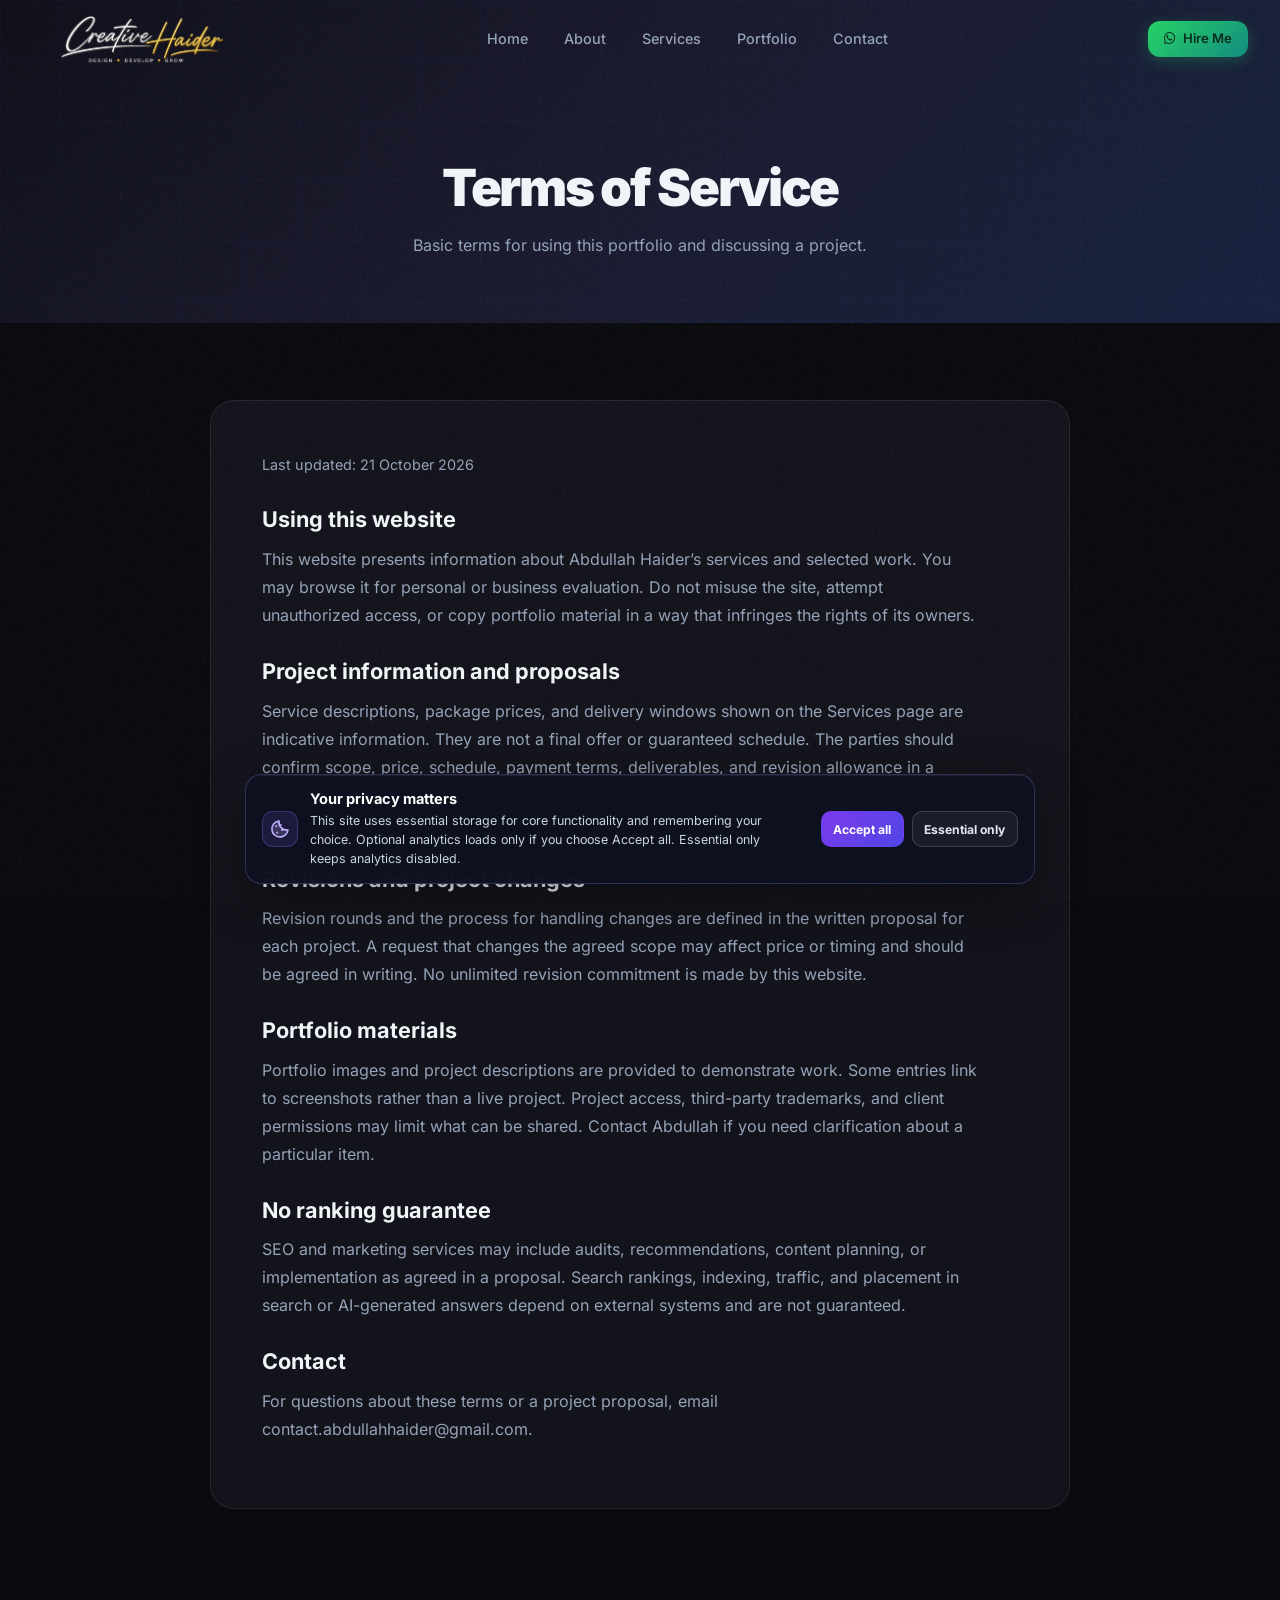
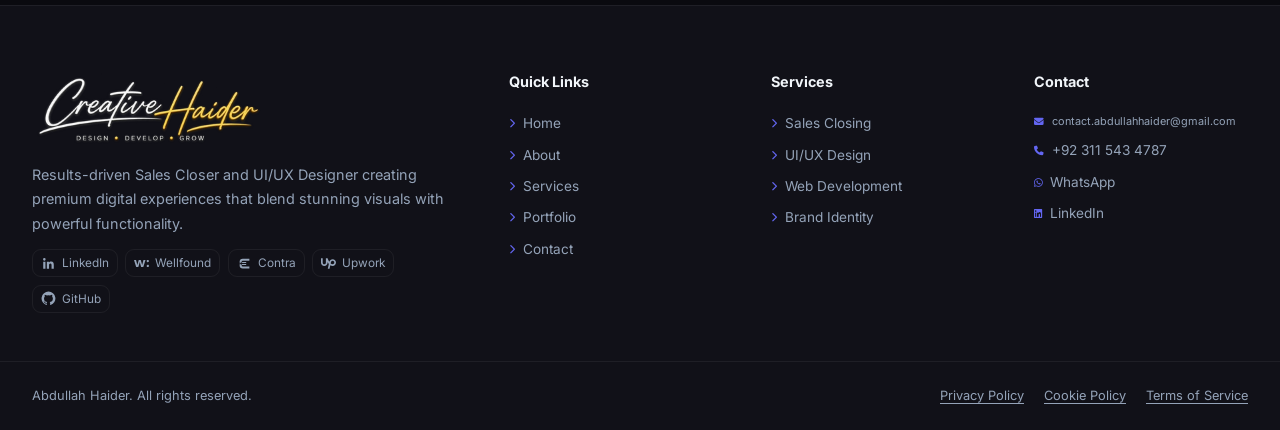
<file: terms.html>
<!DOCTYPE html>
<html lang="en" data-theme="dark">
<head>
    <!-- Google tag (gtag.js) -->
    <script async src="https://www.googletagmanager.com/gtag/js?id=G-36DZHBQ3N3"></script>
    <script>
      window.dataLayer = window.dataLayer || [];
      function gtag(){dataLayer.push(arguments);}
      gtag('js', new Date());
      gtag('config', 'G-36DZHBQ3N3');
    </script>

<meta charset="UTF-8"><meta name="viewport" content="width=device-width, initial-scale=1.0">
<meta name="description" content="Read the terms for using the Creative Haider portfolio and requesting professional services.">
<title>Terms of Service | Creative Haider</title>
<link rel="icon" type="image/png" href="/images/favicon-48.png"><link rel="shortcut icon" type="image/png" href="/images/favicon-48.png"><link rel="apple-touch-icon" href="/images/favicon-180.png">
<link rel="stylesheet" href="/css/fonts.css"><link rel="stylesheet" href="/css/style.css"><link rel="preload" href="/assets/fonts/inter-400.woff2" as="font" type="font/woff2" crossorigin>
<link rel="canonical" href="https://creativehaider.site/terms"><meta name="robots" content="index, follow, max-image-preview:large">
<meta property="og:type" content="website"><meta property="og:site_name" content="Creative Haider"><meta property="og:title" content="Terms of Service | Creative Haider"><meta property="og:description" content="Read the terms for using the Creative Haider portfolio and requesting professional services."><meta property="og:url" content="https://creativehaider.site/terms"><meta property="og:image" content="https://creativehaider.site/images/hero-profile.webp"><meta property="og:image:alt" content="Abdullah Haider, Creative Haider">
<meta name="twitter:card" content="summary_large_image"><meta name="twitter:title" content="Terms of Service | Creative Haider"><meta name="twitter:description" content="Read the terms for using the Creative Haider portfolio and requesting professional services."><meta name="twitter:image" content="https://creativehaider.site/images/hero-profile.webp">
<script type="application/ld+json">{"@context":"https://schema.org","@type":"WebPage","@id":"https://creativehaider.site/terms#webpage","url":"https://creativehaider.site/terms","name":"Terms of Service | Creative Haider","description":"Read the terms for using the Creative Haider portfolio and requesting professional services.","isPartOf":{"@id":"https://creativehaider.site/#website"},"about":{"@id":"https://creativehaider.site/#person"},"breadcrumb":{"@type":"BreadcrumbList","itemListElement":[{"@type":"ListItem","position":1,"name":"Home","item":"https://creativehaider.site/"},{"@type":"ListItem","position":2,"name":"Terms of Service","item":"https://creativehaider.site/terms"}]}}</script>
</head><body class="public-site"><a class="skip-link" href="#main-content">Skip to main content</a>
<div class="noise-overlay"></div>
<nav class="navbar" aria-label="Main navigation"><div class="navbar-container">
<a href="/" class="logo brand-logo-link" aria-label="Creative Haider home"><img class="brand-logo-img" src="/images/optimized/creative-haider-logo-690.webp" srcset="/images/optimized/creative-haider-logo-345.webp 345w, /images/optimized/creative-haider-logo-690.webp 690w" sizes="(max-width: 480px) 190px, 230px" alt="Creative Haider" width="690" height="230" decoding="async"></a>
<ul class="nav-links"><li><a href="/">Home</a></li><li><a href="/about">About</a></li><li><a href="/services">Services</a></li><li><a href="/portfolio">Portfolio</a></li><li><a href="/contact">Contact</a></li></ul>
<div class="nav-actions"><a href="https://wa.me/923115434787" class="whatsapp-btn" aria-label="Discuss a project on WhatsApp" target="_blank" rel="noopener noreferrer"><i aria-hidden="true" class="fab fa-whatsapp"></i><span>Hire Me</span></a><button class="mobile-menu-btn" aria-label="Open menu" aria-controls="mobile-menu" aria-expanded="false"><i aria-hidden="true" class="fas fa-bars"></i></button></div></div></nav>
<div class="mobile-menu" id="mobile-menu" role="dialog" aria-modal="true" aria-label="Mobile navigation" hidden><button class="mobile-menu-close" aria-label="Close menu"><i aria-hidden="true" class="fas fa-times"></i></button><a href="/">Home</a><a href="/about">About</a><a href="/services">Services</a><a href="/portfolio">Portfolio</a><a href="/contact">Contact</a></div>
<header class="page-header"><h1>Terms of Service</h1><p>Basic terms for using this portfolio and discussing a project.</p></header><main id="main-content" tabindex="-1"><section class="section legal-section"><div class="container"><article class="legal-document"><p class="legal-updated">Last updated: 21 October 2026</p><h2>Using this website</h2><p>This website presents information about Abdullah Haider’s services and selected work. You may browse it for personal or business evaluation. Do not misuse the site, attempt unauthorized access, or copy portfolio material in a way that infringes the rights of its owners.</p>
<h2>Project information and proposals</h2><p>Service descriptions, package prices, and delivery windows shown on the Services page are indicative information. They are not a final offer or guaranteed schedule. The parties should confirm scope, price, schedule, payment terms, deliverables, and revision allowance in a written project proposal or agreement before work begins. Any such signed or accepted project agreement takes precedence over these general website terms.</p>
<h2>Revisions and project changes</h2><p>Revision rounds and the process for handling changes are defined in the written proposal for each project. A request that changes the agreed scope may affect price or timing and should be agreed in writing. No unlimited revision commitment is made by this website.</p>
<h2>Portfolio materials</h2><p>Portfolio images and project descriptions are provided to demonstrate work. Some entries link to screenshots rather than a live project. Project access, third-party trademarks, and client permissions may limit what can be shared. Contact Abdullah if you need clarification about a particular item.</p>
<h2>No ranking guarantee</h2><p>SEO and marketing services may include audits, recommendations, content planning, or implementation as agreed in a proposal. Search rankings, indexing, traffic, and placement in search or AI-generated answers depend on external systems and are not guaranteed.</p>
<h2>Contact</h2><p>For questions about these terms or a project proposal, email <a href="mailto:contact.abdullahhaider@gmail.com">contact.abdullahhaider@gmail.com</a>.</p></article></div></section></main><footer class="footer">
        <div class="footer-grid">
            <div class="footer-brand">
                <a href="/" class="logo brand-logo-link" aria-label="Creative Haider home"><img class="brand-logo-img" src="/images/optimized/creative-haider-logo-690.webp" srcset="/images/optimized/creative-haider-logo-345.webp 345w, /images/optimized/creative-haider-logo-690.webp 690w" sizes="(max-width: 480px) 190px, 230px" alt="Creative Haider" width="690" height="230" decoding="async"></a>
                <p>Results-driven Sales Closer and UI/UX Designer creating premium digital experiences that blend stunning visuals with powerful functionality.</p>
                <nav class="footer-social-links" aria-label="Professional profiles">
                    <a href="https://linkedin.com/in/abdullah-haider-sales-closer" target="_blank" rel="noopener noreferrer" aria-label="LinkedIn profile" title="LinkedIn"><svg class="profile-brand-icon" viewBox="0 0 24 24" aria-hidden="true" focusable="false" xmlns="http://www.w3.org/2000/svg"><path fill="currentColor" d="M20.447 20.452h-3.554v-5.569c0-1.328-.027-3.037-1.852-3.037-1.853 0-2.136 1.445-2.136 2.939v5.667H9.35V9h3.414v1.561h.049c.476-.9 1.637-1.85 3.37-1.85 3.601 0 4.267 2.37 4.267 5.455v6.286zM5.337 7.433a2.062 2.062 0 1 1 0-4.124 2.062 2.062 0 0 1 0 4.124zM3.56 9h3.558v11.452H3.56z"/></svg><span>LinkedIn</span></a>
                    <a href="https://wellfound.com/u/abdullah-haider-5" target="_blank" rel="noopener noreferrer" aria-label="Wellfound profile" title="Wellfound"><svg class="profile-brand-icon" viewBox="0 0 24 24" aria-hidden="true" focusable="false" xmlns="http://www.w3.org/2000/svg"><path fill="currentColor" d="M23.998 8.128c.063-1.379-1.612-2.376-2.795-1.664-1.23.598-1.322 2.52-.156 3.234 1.2.862 2.995-.09 2.951-1.57zm0 7.748c.063-1.38-1.612-2.377-2.795-1.665-1.23.598-1.322 2.52-.156 3.234 1.2.863 2.995-.09 2.951-1.57zm-20.5 1.762L0 6.364h3.257l2.066 8.106 2.245-8.106h3.267l2.244 8.106 2.065-8.106h3.257l-3.54 11.274H11.39c-.73-2.713-1.46-5.426-2.188-8.14l-2.233 8.14H3.5z"/></svg><span>Wellfound</span></a>
                    <a href="https://contra.com/abdullahhaider" target="_blank" rel="noopener noreferrer" aria-label="Contra profile" title="Contra"><svg class="profile-brand-icon" viewBox="0 0 24 24" aria-hidden="true" focusable="false" xmlns="http://www.w3.org/2000/svg"><path fill="currentColor" d="M19.8 4.2H9.3a5.1 5.1 0 0 0 0 10.2h5.4v-3.2H9.3a1.9 1.9 0 0 1 0-3.8h10.5V4.2zm-5.1 5.4v3.2h-5.4a1.9 1.9 0 0 0 0 3.8h10.5v3.2H9.3a5.1 5.1 0 0 1 0-10.2h5.4z"/></svg><span>Contra</span></a>
                    <a href="https://www.upwork.com/freelancers/~01ef27e63171bef31a" target="_blank" rel="noopener noreferrer" aria-label="Upwork profile" title="Upwork"><svg class="profile-brand-icon" viewBox="0 0 24 24" aria-hidden="true" focusable="false" xmlns="http://www.w3.org/2000/svg"><path fill="currentColor" d="M18.561 13.158c-1.102 0-2.135-.467-3.074-1.227l.228-1.076.008-.042c.207-1.143.849-3.06 2.839-3.06 1.492 0 2.703 1.212 2.703 2.703-.001 1.489-1.212 2.702-2.704 2.702zm0-8.14c-2.539 0-4.51 1.649-5.31 4.366-1.22-1.834-2.148-4.036-2.687-5.892H7.828v7.112c-.002 1.406-1.141 2.546-2.547 2.548-1.405-.002-2.543-1.143-2.545-2.548V3.492H0v7.112c0 2.914 2.37 5.303 5.281 5.303 2.913 0 5.283-2.389 5.283-5.303v-1.19c.529 1.107 1.182 2.229 1.974 3.221l-1.673 7.873h2.797l1.213-5.71c1.063.679 2.285 1.109 3.686 1.109 3 0 5.439-2.452 5.439-5.45 0-3-2.439-5.439-5.439-5.439z"/></svg><span>Upwork</span></a>
                                    <a href="https://github.com/abdullahhaiderr" target="_blank" rel="noopener noreferrer" aria-label="GitHub profile" title="GitHub"><svg class="profile-brand-icon" viewBox="0 0 24 24" aria-hidden="true" focusable="false" xmlns="http://www.w3.org/2000/svg"><path fill="currentColor" d="M12 .9a11.1 11.1 0 0 0-3.51 21.63c.55.1.76-.24.76-.53v-2.08c-3.1.67-3.75-1.32-3.75-1.32-.5-1.29-1.24-1.63-1.24-1.63-1.02-.7.08-.69.08-.69 1.13.08 1.73 1.16 1.73 1.16 1 .1.76 2.08 3.15 1.59.1-.73.4-1.23.69-1.52-2.47-.28-5.07-1.24-5.07-5.5 0-1.22.44-2.22 1.16-3-.12-.28-.5-1.42.11-2.96 0 0 .95-.3 3.05 1.15a10.6 10.6 0 0 1 5.55 0c2.1-1.45 3.05-1.15 3.05-1.15.61 1.54.23 2.68.11 2.96.72.78 1.16 1.78 1.16 3 0 4.27-2.61 5.21-5.1 5.49.4.35.75 1.02.75 2.06V22c0 .29.2.64.77.53A11.1 11.1 0 0 0 12 .9z"/></svg><span>GitHub</span></a>
</nav>
            </div>
            <div>
                <h2 class="footer-title">Quick Links</h2>
                <ul class="footer-links">
                    <li><a href="/"><i aria-hidden="true" class="fas fa-chevron-right"></i> Home</a></li>
                    <li><a href="/about"><i aria-hidden="true" class="fas fa-chevron-right"></i> About</a></li>
                    <li><a href="/services"><i aria-hidden="true" class="fas fa-chevron-right"></i> Services</a></li>
                    <li><a href="/portfolio"><i aria-hidden="true" class="fas fa-chevron-right"></i> Portfolio</a></li>
                    <li><a href="/contact"><i aria-hidden="true" class="fas fa-chevron-right"></i> Contact</a></li>
                </ul>
            </div>
            <div>
                <h2 class="footer-title">Services</h2>
                <ul class="footer-links">
                    <li><a href="/services"><i aria-hidden="true" class="fas fa-chevron-right"></i> Sales Closing</a></li>
                    <li><a href="/services"><i aria-hidden="true" class="fas fa-chevron-right"></i> UI/UX Design</a></li>
                    <li><a href="/services"><i aria-hidden="true" class="fas fa-chevron-right"></i> Web Development</a></li>
                    <li><a href="/services"><i aria-hidden="true" class="fas fa-chevron-right"></i> Brand Identity</a></li>
                </ul>
            </div>
            <div>
                <h2 class="footer-title">Contact</h2>
                <ul class="footer-links">
                    <li><a href="mailto:contact.abdullahhaider@gmail.com"><i aria-hidden="true" class="fas fa-envelope"></i> contact.abdullahhaider@gmail.com</a></li>
                    <li><a href="tel:+923115434787"><i aria-hidden="true" class="fas fa-phone"></i> +92 311 543 4787</a></li>
                    <li><a href="https://wa.me/923115434787" target="_blank" rel="noopener noreferrer"><i aria-hidden="true" class="fab fa-whatsapp"></i> WhatsApp</a></li>
                    <li><a href="https://linkedin.com/in/abdullah-haider-sales-closer" target="_blank" rel="noopener noreferrer"><i aria-hidden="true" class="fab fa-linkedin"></i> LinkedIn</a></li>
                </ul>
            </div>
        </div>
        <div class="footer-bottom">
            <p> Abdullah Haider. All rights reserved.</p>
            <div class="footer-legal-links" aria-label="Policies"><a href="/privacy">Privacy Policy</a><a href="/cookies">Cookie Policy</a><a href="/terms">Terms of Service</a></div>
        </div>
    </footer><a href="#main-content" class="back-to-top" aria-label="Back to top"><i aria-hidden="true" class="fas fa-arrow-up"></i></a><script defer src="/js/main.js"></script></body></html>
</file>
<file: css/fonts.css>
/* Self-hosted Inter and Font Awesome Free subsets. Licenses: assets/fonts/. */
@font-face{font-family:Inter;font-style:normal;font-weight:400;font-display:swap;src:url(/assets/fonts/inter-400.woff2) format("woff2")}
@font-face{font-family:Inter;font-style:normal;font-weight:500;font-display:swap;src:url(/assets/fonts/inter-500.woff2) format("woff2")}
@font-face{font-family:Inter;font-style:normal;font-weight:600;font-display:swap;src:url(/assets/fonts/inter-600.woff2) format("woff2")}
@font-face{font-family:Inter;font-style:normal;font-weight:700;font-display:swap;src:url(/assets/fonts/inter-700.woff2) format("woff2")}
@font-face{font-family:Inter;font-style:normal;font-weight:800;font-display:swap;src:url(/assets/fonts/inter-800.woff2) format("woff2")}
@font-face{font-family:Inter;font-style:normal;font-weight:900;font-display:swap;src:url(/assets/fonts/inter-900.woff2) format("woff2")}
@font-face{font-family:"CH solid";font-style:normal;font-weight:900;font-display:block;src:url(/assets/fonts/icons-solid.woff2) format("woff2")}
@font-face{font-family:"CH brands";font-style:normal;font-weight:400;font-display:block;src:url(/assets/fonts/icons-brands.woff2) format("woff2")}
.fa,.fas,.fab{display:inline-block;font-style:normal;font-variant:normal;text-rendering:auto;line-height:1;-webkit-font-smoothing:antialiased}.fa,.fas{font-family:"CH solid";font-weight:900}.fab{font-family:"CH brands";font-weight:400}.fa-spin{animation:spin 1s linear infinite}
.fa-comments::before{content:"\f086"}
.fa-bars::before{content:"\f0c9"}
.fa-exclamation-circle::before{content:"\f06a"}
.fa-paint-brush::before{content:"\f1fc"}
.fa-school::before{content:"\f549"}
.fa-user::before{content:"\f007"}
.fa-bullhorn::before{content:"\f0a1"}
.fa-globe::before{content:"\f0ac"}
.fa-star::before{content:"\f005"}
.fa-handshake::before{content:"\f2b5"}
.fa-check-circle::before{content:"\f058"}
.fa-certificate::before{content:"\f0a3"}
.fa-code::before{content:"\f121"}
.fa-arrow-up-right-from-square::before{content:"\f08e"}
.fa-chart-line::before{content:"\f201"}
.fa-arrow-right::before{content:"\f061"}
.fa-question-circle::before{content:"\f059"}
.fa-eye::before{content:"\f06e"}
.fa-phone::before{content:"\f095"}
.fa-th-large::before{content:"\f009"}
.fa-phone-volume::before{content:"\f2a0"}
.fa-tag::before{content:"\f02b"}
.fa-envelope::before{content:"\f0e0"}
.fa-shopping-cart::before{content:"\f07a"}
.fa-clock::before{content:"\f017"}
.fa-download::before{content:"\f019"}
.fa-bolt::before{content:"\f0e7"}
.fa-map-marker-alt::before{content:"\f3c5"}
.fa-search::before{content:"\f002"}
.fa-chevron-down::before{content:"\f078"}
.fa-arrow-up::before{content:"\f062"}
.fa-times::before{content:"\f00d"}
.fa-quote-left::before{content:"\f10d"}
.fa-chevron-right::before{content:"\f054"}
.fa-spinner::before{content:"\f110"}
.fa-cogs::before{content:"\f085"}
.fa-award::before{content:"\f559"}
.fa-pen-nib::before{content:"\f5ad"}
.fa-check::before{content:"\f00c"}
.fa-briefcase::before{content:"\f0b1"}
.fa-paper-plane::before{content:"\f1d8"}
.fa-university::before{content:"\f19c"}
.fa-graduation-cap::before{content:"\f19d"}
.fa-linkedin-in::before{content:"\f0e1"}
.fa-behance::before{content:"\f1b4"}
.fa-shopify::before{content:"\e057"}
.fa-wordpress::before{content:"\f19a"}
.fa-react::before{content:"\f41b"}
.fa-facebook-f::before{content:"\f39e"}
.fa-linkedin::before{content:"\f08c"}
.fa-figma::before{content:"\f799"}
.fa-instagram::before{content:"\f16d"}
.fa-whatsapp::before{content:"\f232"}
.fa-html5::before{content:"\f13b"}
.fa-css3::before{content:"\f13c"}
.fa-js::before{content:"\f3b8"}
.fa-twitter::before{content:"\f099"}
.fa-dribbble::before{content:"\f17d"}

/* Aliases for icon names used by the public portfolio; mapped to glyphs in the local subset. */
.fa-layer-group::before{content:"\f009"}
.fa-table::before{content:"\f009"}
.fa-wand-magic-sparkles::before{content:"\f0e7"}
.fa-database::before{content:"\f085"}
.fa-server::before{content:"\f085"}
.fa-mobile-alt::before{content:"\f095"}
.fa-mobile-screen-button::before{content:"\f095"}
.fa-brain::before{content:"\f0a3"}
.fa-robot::before{content:"\f085"}
.fa-plug::before{content:"\f0e7"}
.fa-sitemap::before{content:"\f009"}
.fa-window-maximize::before{content:"\f0ac"}
</file>
<file: css/style.css>
/* ============================================
   ABDULLAH HAIDER - PREMIUM PORTFOLIO
   Sales Closer | UI/UX Designer | Web Developer
   ============================================ */

:root {
    --primary: #6366f1;
    --primary-dark: #4f46e5;
    --secondary: #0ea5e9;
    --accent: #f59e0b;
    --success: #10b981;
    --danger: #ef4444;
    --gradient-1: linear-gradient(135deg, #6366f1 0%, #8b5cf6 100%);
    --gradient-2: linear-gradient(135deg, #0ea5e9 0%, #06b6d4 100%);
    --gradient-3: linear-gradient(135deg, #f59e0b 0%, #f97316 100%);
    --gradient-hero: linear-gradient(135deg, #0f0f1a 0%, #1a1a2e 50%, #16213e 100%);
    --bg-primary: #0a0a0f;
    --bg-secondary: #111118;
    --bg-card: #16161f;
    --bg-card-hover: #1c1c28;
    --text-primary: #f1f5f9;
    --text-secondary: #94a3b8;
    --text-muted: #64748b;
    --border-color: rgba(255,255,255,0.06);
    --border-color-hover: rgba(255,255,255,0.12);
    --shadow-sm: 0 1px 2px rgba(0,0,0,0.3);
    --shadow-md: 0 4px 6px -1px rgba(0,0,0,0.4), 0 2px 4px -2px rgba(0,0,0,0.3);
    --shadow-lg: 0 10px 15px -3px rgba(0,0,0,0.5), 0 4px 6px -4px rgba(0,0,0,0.3);
    --shadow-glow: 0 0 40px rgba(99,102,241,0.15);
    --transition-fast: 0.15s ease;
    --transition-base: 0.3s ease;
    --transition-slow: 0.5s ease;
    --radius-sm: 8px;
    --radius-md: 12px;
    --radius-lg: 16px;
    --radius-xl: 24px;
    --font-sans: 'Inter', -apple-system, BlinkMacSystemFont, 'Segoe UI', sans-serif;
}


*, *::before, *::after { margin: 0; padding: 0; box-sizing: border-box; }
html { scroll-behavior: smooth; font-size: 16px; }
body { font-family: var(--font-sans); background: var(--bg-primary); color: var(--text-primary); line-height: 1.6; overflow-x: hidden; -webkit-font-smoothing: antialiased; }
a { color: inherit; text-decoration: none; }
img { max-width: 100%; height: auto; display: block; }
ul { list-style: none; }
button { font-family: inherit; cursor: pointer; border: none; background: none; }

.page-loader { position: fixed; inset: 0; background: var(--bg-primary); display: flex; flex-direction: column; align-items: center; justify-content: center; z-index: 9999; transition: opacity 0.5s ease, visibility 0.5s ease; }
.page-loader.hidden { opacity: 0; visibility: hidden; }
.loader-spinner { width: 50px; height: 50px; border: 3px solid var(--border-color); border-top-color: var(--primary); border-radius: 50%; animation: spin 1s linear infinite; }
.loader-text { margin-top: 1rem; font-size: 0.875rem; color: var(--text-secondary); letter-spacing: 2px; text-transform: uppercase; }
@keyframes spin { to { transform: rotate(360deg); } }

.noise-overlay { position: fixed; inset: 0; pointer-events: none; z-index: 9998; opacity: 0.03; background-image: url("data:image/svg+xml,%3Csvg viewBox='0 0 256 256' xmlns='http://www.w3.org/2000/svg'%3E%3Cfilter id='noise'%3E%3CfeTurbulence type='fractalNoise' baseFrequency='0.9' numOctaves='4' stitchTiles='stitch'/%3E%3C/filter%3E%3Crect width='100%25' height='100%25' filter='url(%23noise)'/%3E%3C/svg%3E"); }

::-webkit-scrollbar { width: 8px; }
::-webkit-scrollbar-track { background: var(--bg-primary); }
::-webkit-scrollbar-thumb { background: var(--border-color-hover); border-radius: 4px; }
::-webkit-scrollbar-thumb:hover { background: var(--primary); }
::selection { background: rgba(99,102,241,0.3); color: var(--text-primary); }

/* NAVIGATION */
.navbar { position: fixed; top: 0; left: 0; right: 0; z-index: 1000; padding: 1rem 0; transition: all var(--transition-base); background: transparent; }
.navbar.scrolled { background: rgba(10,10,15,0.85); backdrop-filter: blur(20px); -webkit-backdrop-filter: blur(20px); border-bottom: 1px solid var(--border-color); padding: 0.75rem 0; }
.navbar-container { max-width: 1280px; margin: 0 auto; padding: 0 2rem; display: flex; align-items: center; justify-content: space-between; }
.logo { display: flex; align-items: center; gap: 0.75rem; font-weight: 800; font-size: 1.25rem; color: var(--text-primary); }

.brand-logo-link { display: flex; align-items: center; flex-shrink: 0; }
.brand-logo-img {
    display: block;
    width: 190px;
    height: auto;
    object-fit: contain;
    object-position: left center;
    flex-shrink: 0;
}
.footer .brand-logo-img { width: 230px; height: auto; }

.logo-icon { width: 42px; height: 42px; background: var(--gradient-1); border-radius: var(--radius-md); display: flex; align-items: center; justify-content: center; color: white; font-weight: 900; font-size: 1.1rem; box-shadow: 0 4px 15px rgba(99,102,241,0.3); }
.nav-links { display: flex; align-items: center; gap: 0.25rem; }
.nav-links a { padding: 0.5rem 1rem; font-size: 0.9rem; font-weight: 500; color: var(--text-secondary); border-radius: var(--radius-sm); transition: all var(--transition-fast); position: relative; }
.nav-links a:hover, .nav-links a.active { color: var(--text-primary); background: var(--border-color); }
.nav-links a.active::after { content: ''; position: absolute; bottom: -2px; left: 1rem; right: 1rem; height: 2px; background: var(--gradient-1); border-radius: 2px; }
.nav-actions { display: flex; align-items: center; gap: 0.75rem; }
.whatsapp-btn { display: flex; align-items: center; gap: 0.5rem; padding: 0.6rem 1.25rem; background: linear-gradient(135deg, #25d366 0%, #128c7e 100%); color: white; font-weight: 600; font-size: 0.875rem; border-radius: var(--radius-md); transition: all var(--transition-base); box-shadow: 0 4px 15px rgba(37,211,102,0.25); }
.whatsapp-btn:hover { transform: translateY(-2px); box-shadow: 0 8px 25px rgba(37,211,102,0.35); }
.mobile-menu-btn { display: none; width: 40px; height: 40px; border-radius: var(--radius-md); align-items: center; justify-content: center; color: var(--text-primary); background: var(--bg-card); border: 1px solid var(--border-color); font-size: 1.1rem; }

.mobile-menu { position: fixed; inset: 0; background: var(--bg-primary); z-index: 1001; display: flex; flex-direction: column; align-items: center; justify-content: center; gap: 1.5rem; transform: translateX(100%); transition: transform var(--transition-base); }
.mobile-menu.open { transform: translateX(0); }
.mobile-menu a { font-size: 1.5rem; font-weight: 700; color: var(--text-primary); transition: color var(--transition-fast); }
.mobile-menu a:hover { color: var(--primary); }
.mobile-menu-close { position: absolute; top: 1.5rem; right: 1.5rem; width: 45px; height: 45px; border-radius: 50%; display: flex; align-items: center; justify-content: center; background: var(--bg-card); border: 1px solid var(--border-color); color: var(--text-primary); font-size: 1.25rem; }

/* BUTTONS */
.btn { display: inline-flex; align-items: center; justify-content: center; gap: 0.5rem; padding: 0.875rem 1.75rem; font-size: 0.9rem; font-weight: 600; border-radius: var(--radius-md); transition: all var(--transition-base); cursor: pointer; border: none; white-space: nowrap; }
.btn-primary { background: var(--gradient-1); color: white; box-shadow: 0 4px 15px rgba(99,102,241,0.3); }
.btn-primary:hover { transform: translateY(-2px); box-shadow: 0 8px 25px rgba(99,102,241,0.4); }
.btn-secondary { background: var(--bg-card); color: var(--text-primary); border: 1px solid var(--border-color); }
.btn-secondary:hover { background: var(--bg-card-hover); border-color: var(--border-color-hover); transform: translateY(-2px); }
.btn-outline { background: transparent; color: var(--text-primary); border: 2px solid var(--border-color-hover); }
.btn-outline:hover { border-color: var(--primary); color: var(--primary); }
.btn-sm { padding: 0.6rem 1.25rem; font-size: 0.8rem; }
.btn-lg { padding: 1rem 2rem; font-size: 1rem; }

/* HERO */
.hero { position: relative; min-height: 100vh; display: flex; align-items: center; overflow: hidden; padding-top: 80px; }
.hero-bg { position: absolute; inset: 0; background: var(--gradient-hero); z-index: 0; }
.hero-grid { position: absolute; inset: 0; background-image: linear-gradient(rgba(99,102,241,0.03) 1px, transparent 1px), linear-gradient(90deg, rgba(99,102,241,0.03) 1px, transparent 1px); background-size: 60px 60px; z-index: 1; }
.hero-container { position: relative; z-index: 2; max-width: 1280px; margin: 0 auto; padding: 0 2rem; width: 100%; display: grid; grid-template-columns: 1fr 1fr; gap: 4rem; align-items: center; }
.hero-badge { display: inline-flex; align-items: center; gap: 0.5rem; padding: 0.5rem 1rem; background: rgba(99,102,241,0.1); border: 1px solid rgba(99,102,241,0.2); border-radius: 9999px; font-size: 0.8rem; font-weight: 600; color: var(--primary); margin-top: 1rem; margin-bottom: 1.5rem; width: fit-content; }
.hero-badge .dot { width: 8px; height: 8px; background: var(--success); border-radius: 50%; animation: pulse-dot 2s infinite; }
@keyframes pulse-dot { 0%, 100% { opacity: 1; } 50% { opacity: 0.3; } }
.hero-title { font-size: clamp(2.5rem, 5vw, 4.5rem); font-weight: 900; line-height: 1.1; margin-bottom: 1.5rem; letter-spacing: -0.02em; }
.gradient-text { background: var(--gradient-1); -webkit-background-clip: text; -webkit-text-fill-color: transparent; background-clip: text; }
.typing-text { position: relative; color: var(--secondary); }
.typing-text::after { content: '|'; animation: blink 1s infinite; margin-left: 2px; }
@keyframes blink { 0%, 100% { opacity: 1; } 50% { opacity: 0; } }
.hero-description { font-size: 1.1rem; color: var(--text-secondary); line-height: 1.8; margin-bottom: 2rem; max-width: 500px; }
.hero-buttons { display: flex; gap: 1rem; margin-bottom: 3rem; flex-wrap: wrap; }
.hero-stats { display: flex; gap: 2.5rem; }
.stat-item { text-align: left; }
.stat-number { font-size: 2rem; font-weight: 800; color: var(--text-primary); line-height: 1; }
.stat-label { font-size: 0.8rem; color: var(--text-muted); margin-top: 0.25rem; text-transform: uppercase; letter-spacing: 1px; }

.hero-image { position: relative; display: flex; justify-content: center; }
.hero-image-wrapper { position: relative; width: 100%; max-width: 450px; }
.hero-image-bg { position: absolute; inset: -20px; background: var(--gradient-1); border-radius: 50%; opacity: 0.15; filter: blur(60px); animation: float-bg 6s ease-in-out infinite; }
@keyframes float-bg { 0%, 100% { transform: translateY(0) scale(1); } 50% { transform: translateY(-20px) scale(1.05); } }
.hero-image-main { position: relative; width: 100%; aspect-ratio: 1; background: linear-gradient(135deg, #1e1e2e 0%, #2d2d44 100%); border-radius: var(--radius-xl); display: flex; align-items: center; justify-content: center; overflow: hidden; border: 1px solid var(--border-color); }
.hero-image-main img { width: 100%; height: 100%; object-fit: cover; }
.hero-floating-card { position: absolute; background: var(--bg-card); border: 1px solid var(--border-color); border-radius: var(--radius-md); padding: 0.75rem 1rem; display: flex; align-items: center; gap: 0.75rem; box-shadow: var(--shadow-lg); animation: float-card 3s ease-in-out infinite; }
@keyframes float-card { 0%, 100% { transform: translateY(0); } 50% { transform: translateY(-10px); } }
.card-1 { top: 10%; left: -10%; animation-delay: 0s; }
.card-2 { top: 50%; right: -15%; animation-delay: 0.5s; }
.card-3 { bottom: 10%; left: -5%; animation-delay: 1s; }
.floating-card-icon { width: 36px; height: 36px; border-radius: var(--radius-sm); display: flex; align-items: center; justify-content: center; font-size: 0.9rem; color: white; }
.floating-card-icon.purple { background: var(--gradient-1); }
.floating-card-icon.blue { background: var(--gradient-2); }
.floating-card-icon.orange { background: var(--gradient-3); }
.floating-card-text { font-size: 0.8rem; font-weight: 700; color: var(--text-primary); }
.floating-card-subtext { font-size: 0.7rem; color: var(--text-muted); }
.scroll-indicator { position: absolute; bottom: 2rem; left: 50%; transform: translateX(-50%); display: flex; flex-direction: column; align-items: center; gap: 0.5rem; color: var(--text-muted); font-size: 0.8rem; animation: bounce 2s infinite; z-index: 2; }
@keyframes bounce { 0%, 100% { transform: translateX(-50%) translateY(0); } 50% { transform: translateX(-50%) translateY(10px); } }

/* MARQUEE */
.marquee-container { background: var(--bg-secondary); border-top: 1px solid var(--border-color); border-bottom: 1px solid var(--border-color); padding: 1.25rem 0; overflow: hidden; position: relative; }
.marquee-container::before, .marquee-container::after { content: ''; position: absolute; top: 0; bottom: 0; width: 100px; z-index: 2; pointer-events: none; }
.marquee-container::before { left: 0; background: linear-gradient(90deg, var(--bg-secondary), transparent); }
.marquee-container::after { right: 0; background: linear-gradient(-90deg, var(--bg-secondary), transparent); }
.marquee-content { display: flex; gap: 3rem; animation: marquee 30s linear infinite; width: max-content; }
@keyframes marquee { 0% { transform: translateX(0); } 100% { transform: translateX(-50%); } }
.marquee-item { display: flex; align-items: center; gap: 0.5rem; font-size: 0.9rem; font-weight: 600; color: var(--text-muted); white-space: nowrap; }
.marquee-item i { font-size: 1.1rem; color: var(--primary); }

/* SECTIONS */
.section { padding: 6rem 0; position: relative; }
.section-header { text-align: center; max-width: 700px; margin: 0 auto 4rem; padding: 0 2rem; }
.section-label { display: inline-flex; align-items: center; gap: 0.5rem; padding: 0.4rem 1rem; background: rgba(99,102,241,0.1); border: 1px solid rgba(99,102,241,0.2); border-radius: 9999px; font-size: 0.8rem; font-weight: 600; color: var(--primary); text-transform: uppercase; letter-spacing: 1px; margin-bottom: 1rem; }
.section-title { font-size: clamp(2rem, 4vw, 3rem); font-weight: 800; margin-bottom: 1rem; line-height: 1.2; }
.highlight { background: var(--gradient-1); -webkit-background-clip: text; -webkit-text-fill-color: transparent; background-clip: text; }
.section-description { font-size: 1.05rem; color: var(--text-secondary); line-height: 1.7; }

/* SERVICES */
.services-grid { max-width: 1280px; margin: 0 auto; padding: 0 2rem; display: grid; grid-template-columns: repeat(auto-fit, minmax(320px, 1fr)); gap: 1.5rem; }
.service-card { background: var(--bg-card); border: 1px solid var(--border-color); border-radius: var(--radius-lg); padding: 2rem; transition: all var(--transition-base); position: relative; overflow: hidden; }
.service-card::before { content: ''; position: absolute; top: 0; left: 0; right: 0; height: 3px; background: var(--gradient-1); transform: scaleX(0); transition: transform var(--transition-base); }
.service-card:hover { transform: translateY(-5px); border-color: var(--border-color-hover); box-shadow: var(--shadow-lg); }
.service-card:hover::before { transform: scaleX(1); }
.service-icon { width: 56px; height: 56px; border-radius: var(--radius-md); display: flex; align-items: center; justify-content: center; font-size: 1.5rem; color: white; margin-bottom: 1.25rem; }
.service-icon.purple { background: var(--gradient-1); }
.service-icon.blue { background: var(--gradient-2); }
.service-icon.orange { background: var(--gradient-3); }
.service-icon.green { background: linear-gradient(135deg, #10b981 0%, #34d399 100%); }
.service-icon.red { background: linear-gradient(135deg, #ef4444 0%, #f87171 100%); }
.service-icon.pink { background: linear-gradient(135deg, #ec4899 0%, #f472b6 100%); }
.service-title { font-size: 1.15rem; font-weight: 700; margin-bottom: 0.75rem; }
.service-description { font-size: 0.9rem; color: var(--text-secondary); line-height: 1.7; margin-bottom: 1.25rem; }
.service-link { display: inline-flex; align-items: center; gap: 0.5rem; font-size: 0.85rem; font-weight: 600; color: var(--primary); transition: gap var(--transition-fast); }
.service-link:hover { gap: 0.75rem; }

/* COUNTER */
.counter-section { background: var(--gradient-1); padding: 4rem 0; position: relative; overflow: hidden; }
.counter-section::before { content: ''; position: absolute; inset: 0; background-image: url("data:image/svg+xml,%3Csvg width='60' height='60' viewBox='0 0 60 60' xmlns='http://www.w3.org/2000/svg'%3E%3Cg fill='none' fill-rule='evenodd'%3E%3Cg fill='%23ffffff' fill-opacity='0.05'%3E%3Cpath d='M36 34v-4h-2v4h-4v2h4v4h2v-4h4v-2h-4zm0-30V0h-2v4h-4v2h4v4h2V6h4V4h-4zM6 34v-4H4v4H0v2h4v4h2v-4h4v-2H6zM6 4V0H4v4H0v2h4v4h2V6h4V4H6z'/%3E%3C/g%3E%3C/g%3E%3C/svg%3E"); }
.counter-grid { max-width: 1000px; margin: 0 auto; padding: 0 2rem; display: grid; grid-template-columns: repeat(4, 1fr); gap: 2rem; position: relative; z-index: 1; }
.counter-item { text-align: center; }
.counter-number { font-size: 3rem; font-weight: 900; color: white; line-height: 1; margin-bottom: 0.5rem; }
.counter-label { font-size: 0.85rem; color: rgba(255,255,255,0.8); text-transform: uppercase; letter-spacing: 1px; }

/* PORTFOLIO */
.portfolio-section { background: var(--bg-secondary); }
.portfolio-filter { display: flex; justify-content: center; gap: 0.5rem; margin-bottom: 3rem; padding: 0 2rem; flex-wrap: wrap; }
.filter-btn { padding: 0.6rem 1.25rem; font-size: 0.85rem; font-weight: 600; color: var(--text-secondary); background: var(--bg-card); border: 1px solid var(--border-color); border-radius: 9999px; transition: all var(--transition-fast); cursor: pointer; }
.filter-btn:hover, .filter-btn.active { background: var(--gradient-1); color: white; border-color: transparent; }
.portfolio-grid { max-width: 1280px; margin: 0 auto; padding: 0 2rem; display: grid; grid-template-columns: repeat(auto-fill, minmax(350px, 1fr)); gap: 1.5rem; }
.portfolio-item { position: relative; border-radius: var(--radius-lg); overflow: hidden; background: var(--bg-card); border: 1px solid var(--border-color); transition: all var(--transition-base); cursor: pointer; }
.portfolio-item:hover { transform: translateY(-5px); box-shadow: var(--shadow-lg); border-color: var(--border-color-hover); }
.portfolio-image { width: 100%; aspect-ratio: 16/10; overflow: hidden; position: relative; }
.portfolio-image img { width: 100%; height: 100%; object-fit: cover; transition: transform var(--transition-slow); }
.portfolio-item:hover .portfolio-image img { transform: scale(1.05); }
.portfolio-overlay { position: absolute; inset: 0; background: linear-gradient(to top, rgba(10,10,15,0.95) 0%, rgba(10,10,15,0.7) 50%, transparent 100%); display: flex; flex-direction: column; justify-content: flex-end; padding: 1.5rem; opacity: 0; transition: opacity var(--transition-base); }
.portfolio-item:hover .portfolio-overlay { opacity: 1; }
.portfolio-category { display: inline-block; padding: 0.25rem 0.75rem; background: var(--gradient-1); color: white; font-size: 0.7rem; font-weight: 700; text-transform: uppercase; letter-spacing: 1px; border-radius: 9999px; margin-bottom: 0.75rem; width: fit-content; }
.portfolio-title { font-size: 1.1rem; font-weight: 700; color: white; margin-bottom: 0.5rem; }
.portfolio-desc { font-size: 0.8rem; color: rgba(255,255,255,0.7); line-height: 1.5; margin-bottom: 1rem; }
.portfolio-link { display: inline-flex; align-items: center; gap: 0.5rem; font-size: 0.8rem; font-weight: 600; color: var(--primary); transition: gap var(--transition-fast); }
.portfolio-link:hover { gap: 0.75rem; }

/* PROCESS */
.process-grid { max-width: 1000px; margin: 0 auto; padding: 0 2rem; display: grid; grid-template-columns: repeat(4, 1fr); gap: 2rem; }
.process-card { text-align: center; padding: 2rem 1.5rem; background: var(--bg-card); border: 1px solid var(--border-color); border-radius: var(--radius-lg); transition: all var(--transition-base); position: relative; }
.process-card:hover { transform: translateY(-5px); border-color: var(--primary); box-shadow: var(--shadow-glow); }
.process-number { font-size: 3rem; font-weight: 900; background: var(--gradient-1); -webkit-background-clip: text; -webkit-text-fill-color: transparent; background-clip: text; line-height: 1; margin-bottom: 1rem; opacity: 0.3; }
.process-title { font-size: 1.1rem; font-weight: 700; margin-bottom: 0.75rem; }
.process-desc { font-size: 0.85rem; color: var(--text-secondary); line-height: 1.7; }

/* TESTIMONIALS */
.testimonials-section { background: var(--bg-secondary); }
.testimonials-slider { max-width: 800px; margin: 0 auto; padding: 0 2rem; }
.testimonial-card { background: var(--bg-card); border: 1px solid var(--border-color); border-radius: var(--radius-xl); padding: 2.5rem; position: relative; transition: all var(--transition-base); }
.testimonial-card:hover { border-color: var(--border-color-hover); box-shadow: var(--shadow-lg); }
.testimonial-quote { font-size: 2rem; color: var(--primary); opacity: 0.3; margin-bottom: 1rem; }
.testimonial-text { font-size: 1.05rem; color: var(--text-secondary); line-height: 1.8; margin-bottom: 1.5rem; font-style: italic; }
.testimonial-author { display: flex; align-items: center; gap: 1rem; }
.testimonial-avatar { width: 50px; height: 50px; border-radius: 50%; overflow: hidden; flex-shrink: 0; }
.testimonial-avatar img { width: 100%; height: 100%; object-fit: cover; }
.testimonial-info h4 { font-size: 1rem; font-weight: 700; margin-bottom: 0.1rem; }
.testimonial-info p { font-size: 0.8rem; color: var(--text-muted); margin-bottom: 0.25rem; }
.testimonial-rating { color: var(--accent); font-size: 0.8rem; }

/* PAGE HEADER */
.page-header { padding: 10rem 2rem 4rem; text-align: center; background: var(--gradient-hero); position: relative; overflow: hidden; }
.page-header::before { content: ''; position: absolute; inset: 0; background-image: linear-gradient(rgba(99,102,241,0.03) 1px, transparent 1px), linear-gradient(90deg, rgba(99,102,241,0.03) 1px, transparent 1px); background-size: 60px 60px; }
.page-header h1 { font-size: clamp(2.5rem, 5vw, 4rem); font-weight: 900; margin-bottom: 1rem; position: relative; z-index: 1; }
.page-header p { font-size: 1.1rem; color: var(--text-secondary); max-width: 600px; margin: 0 auto; position: relative; z-index: 1; }

/* ABOUT */
.about-grid { max-width: 1280px; margin: 0 auto; padding: 0 2rem; display: grid; grid-template-columns: 1fr 1.5fr; gap: 4rem; align-items: start; }
.about-image { position: relative; }
.about-image-wrapper { position: relative; }
.about-image-bg { position: absolute; inset: -15px; background: var(--gradient-1); border-radius: var(--radius-xl); opacity: 0.2; filter: blur(40px); }
.about-image-wrapper img, .about-image-wrapper .placeholder-img { position: relative; width: 100%; border-radius: var(--radius-xl); overflow: hidden; aspect-ratio: 3/4; object-fit: cover; }
.placeholder-img { background: linear-gradient(135deg, #1e1e2e 0%, #2d2d44 100%); display: flex; align-items: center; justify-content: center; color: var(--primary); font-size: 4rem; }
.about-experience { position: absolute; bottom: -20px; right: -20px; background: var(--bg-card); border: 1px solid var(--border-color); border-radius: var(--radius-lg); padding: 1.25rem 1.5rem; text-align: center; box-shadow: var(--shadow-lg); }
.about-experience-number { font-size: 2.5rem; font-weight: 900; background: var(--gradient-1); -webkit-background-clip: text; -webkit-text-fill-color: transparent; background-clip: text; line-height: 1; }
.about-experience-text { font-size: 0.8rem; color: var(--text-muted); margin-top: 0.25rem; }
.about-content h3 { font-size: 1.75rem; font-weight: 800; margin-bottom: 1rem; line-height: 1.3; }
.about-content > p { color: var(--text-secondary); line-height: 1.8; margin-bottom: 1rem; }
.about-skills { margin-top: 2rem; display: flex; flex-direction: column; gap: 1.25rem; }
.skill-item { background: var(--bg-card); border: 1px solid var(--border-color); border-radius: var(--radius-md); padding: 1rem 1.25rem; }
.skill-header { display: flex; justify-content: space-between; align-items: center; margin-bottom: 0.75rem; }
.skill-name { font-weight: 600; font-size: 0.9rem; }
.skill-percent { font-weight: 700; color: var(--primary); font-size: 0.85rem; }
.skill-bar { height: 6px; background: var(--bg-secondary); border-radius: 3px; overflow: hidden; }
.skill-progress { height: 100%; background: var(--gradient-1); border-radius: 3px; width: 0; transition: width 1.5s ease-out; }

/* Timeline */
.timeline { position: relative; padding-left: 2.5rem; }
.timeline::before { content: ''; position: absolute; left: 0; top: 0; bottom: 0; width: 3px; background: var(--gradient-1); border-radius: 3px; }
.timeline-item { position: relative; margin-bottom: 2.5rem; }
.timeline-item:last-child { margin-bottom: 0; }
.timeline-dot { position: absolute; left: -2.5rem; top: 0; width: 15px; height: 15px; background: var(--primary); border-radius: 50%; border: 3px solid var(--bg-primary); transform: translateX(-6px); }
.timeline-content { background: var(--bg-card); border: 1px solid var(--border-color); border-radius: var(--radius-lg); padding: 1.5rem; transition: all var(--transition-base); }
.timeline-content:hover { border-color: var(--border-color-hover); box-shadow: var(--shadow-md); }
.timeline-header { display: flex; justify-content: space-between; align-items: flex-start; flex-wrap: wrap; gap: 0.5rem; margin-bottom: 0.75rem; }
.timeline-title { font-size: 1.1rem; font-weight: 700; }
.timeline-date { background: rgba(99,102,241,0.1); color: var(--primary); padding: 0.3rem 0.75rem; border-radius: 9999px; font-size: 0.75rem; font-weight: 600; white-space: nowrap; }
.timeline-company { color: var(--primary); font-weight: 600; font-size: 0.85rem; margin-bottom: 0.5rem; }
.timeline-desc { color: var(--text-secondary); font-size: 0.85rem; line-height: 1.7; }
.timeline-desc ul { margin-top: 0.5rem; }
.timeline-desc li { position: relative; padding-left: 1.25rem; margin-bottom: 0.4rem; font-size: 0.85rem; color: var(--text-secondary); }
.timeline-desc li::before { content: ''; position: absolute; left: 0; top: 0.5rem; width: 6px; height: 6px; background: var(--primary); border-radius: 50%; }

/* Education */
.edu-grid { display: grid; grid-template-columns: repeat(auto-fit, minmax(280px, 1fr)); gap: 1.5rem; }
.edu-card { background: var(--bg-card); border: 1px solid var(--border-color); border-radius: var(--radius-lg); padding: 1.75rem; transition: all var(--transition-base); }
.edu-card:hover { transform: translateY(-3px); border-color: var(--border-color-hover); box-shadow: var(--shadow-md); }
.edu-icon { width: 48px; height: 48px; border-radius: var(--radius-md); display: flex; align-items: center; justify-content: center; font-size: 1.25rem; margin-bottom: 1rem; }
.edu-card h3 { font-size: 1rem; font-weight: 700; margin-bottom: 0.25rem; }
.edu-school { font-weight: 600; font-size: 0.85rem; margin-bottom: 0.5rem; }
.edu-desc { font-size: 0.8rem; color: var(--text-secondary); line-height: 1.6; }

/* SERVICES PAGE */
.services-detail-grid { max-width: 1280px; margin: 0 auto; padding: 0 2rem; display: grid; grid-template-columns: repeat(auto-fit, minmax(350px, 1fr)); gap: 1.5rem; }
.service-detail-card { background: var(--bg-card); border: 1px solid var(--border-color); border-radius: var(--radius-lg); overflow: hidden; transition: all var(--transition-base); }
.service-detail-card:hover { transform: translateY(-5px); box-shadow: var(--shadow-lg); border-color: var(--border-color-hover); }
.service-detail-content { padding: 1.75rem; }
.service-detail-content h3 { font-size: 1.2rem; font-weight: 700; margin-bottom: 0.75rem; }
.service-detail-content > p { font-size: 0.85rem; color: var(--text-secondary); line-height: 1.7; margin-bottom: 1.25rem; }
.service-features { display: flex; flex-direction: column; gap: 0.6rem; }
.service-features li { display: flex; align-items: center; gap: 0.6rem; font-size: 0.85rem; color: var(--text-secondary); }
.service-features li i { color: var(--success); font-size: 0.9rem; }

/* Pricing */
.pricing-grid { max-width: 1100px; margin: 0 auto; padding: 0 2rem; display: grid; grid-template-columns: repeat(3, 1fr); gap: 1.5rem; align-items: start; }
.pricing-card { background: var(--bg-card); border: 1px solid var(--border-color); border-radius: var(--radius-xl); padding: 2.5rem 2rem; text-align: center; transition: all var(--transition-base); }
.pricing-card:hover { transform: translateY(-5px); box-shadow: var(--shadow-lg); }
.pricing-card.popular { border: 2px solid var(--primary); transform: scale(1.05); position: relative; }
.pricing-card.popular:hover { transform: scale(1.05) translateY(-5px); }
.pricing-badge { position: absolute; top: -12px; left: 50%; transform: translateX(-50%); background: var(--gradient-1); color: white; padding: 0.35rem 1.25rem; border-radius: 9999px; font-size: 0.75rem; font-weight: 700; }
.pricing-name { font-size: 0.8rem; font-weight: 700; text-transform: uppercase; letter-spacing: 2px; color: var(--text-muted); margin-bottom: 1rem; }
.pricing-card.popular .pricing-name { color: var(--primary); }
.pricing-price { font-size: 3rem; font-weight: 900; margin-bottom: 0.25rem; line-height: 1; }
.pricing-card.popular .pricing-price { background: var(--gradient-1); -webkit-background-clip: text; -webkit-text-fill-color: transparent; background-clip: text; }
.pricing-period { font-size: 0.85rem; color: var(--text-muted); margin-bottom: 1.5rem; }
.pricing-features { text-align: left; margin-bottom: 1.5rem; }
.pricing-features li { padding: 0.65rem 0; border-bottom: 1px solid var(--border-color); display: flex; align-items: center; gap: 0.75rem; font-size: 0.85rem; color: var(--text-secondary); }
.pricing-features li:last-child { border-bottom: none; }
.pricing-features li i { color: var(--success); font-size: 0.8rem; }

/* PORTFOLIO PAGE */
.portfolio-page-grid { max-width: 1280px; margin: 0 auto; padding: 0 2rem; display: grid; grid-template-columns: repeat(auto-fill, minmax(350px, 1fr)); gap: 1.5rem; }

/* CONTACT */
.contact-grid { max-width: 1200px; margin: 0 auto; padding: 0 2rem; display: grid; grid-template-columns: 1fr 1.2fr; gap: 4rem; align-items: start; }
.contact-info h3 { font-size: 1.5rem; font-weight: 700; margin-bottom: 1rem; }
.contact-info > p { color: var(--text-secondary); line-height: 1.8; margin-bottom: 2rem; }
.contact-details { display: flex; flex-direction: column; gap: 1.25rem; margin-bottom: 2rem; }
.contact-item { display: flex; align-items: flex-start; gap: 1rem; }
.contact-icon { width: 48px; height: 48px; background: rgba(99,102,241,0.1); border-radius: var(--radius-md); display: flex; align-items: center; justify-content: center; color: var(--primary); font-size: 1.1rem; flex-shrink: 0; }
.contact-item h4 { font-size: 0.9rem; font-weight: 700; margin-bottom: 0.15rem; }
.contact-item a, .contact-item p { font-size: 0.85rem; color: var(--text-secondary); transition: color var(--transition-fast); }
.contact-item a:hover { color: var(--primary); }
.contact-social { display: flex; gap: 0.75rem; }
.social-link { width: 42px; height: 42px; border-radius: var(--radius-md); display: flex; align-items: center; justify-content: center; background: var(--bg-card); border: 1px solid var(--border-color); color: var(--text-secondary); font-size: 1rem; transition: all var(--transition-fast); }
.social-link:hover { background: var(--gradient-1); color: white; border-color: transparent; transform: translateY(-3px); }

.contact-form { background: var(--bg-card); border: 1px solid var(--border-color); border-radius: var(--radius-xl); padding: 2.5rem; }
.form-row { display: grid; grid-template-columns: 1fr 1fr; gap: 1rem; margin-bottom: 1rem; }
.form-group { margin-bottom: 1.25rem; }
.form-label { display: block; font-size: 0.8rem; font-weight: 600; color: var(--text-secondary); margin-bottom: 0.5rem; text-transform: uppercase; letter-spacing: 0.5px; }
.form-input, .form-textarea, .form-select { width: 100%; padding: 0.875rem 1rem; background: var(--bg-primary); border: 1px solid var(--border-color); border-radius: var(--radius-md); color: var(--text-primary); font-family: inherit; font-size: 0.9rem; transition: all var(--transition-fast); }
.form-input:focus, .form-textarea:focus, .form-select:focus { outline: none; border-color: var(--primary); box-shadow: 0 0 0 3px rgba(99,102,241,0.1); }
.form-input::placeholder, .form-textarea::placeholder { color: var(--text-muted); }
.form-textarea { min-height: 140px; resize: vertical; }
.form-select { cursor: pointer; appearance: none; background-image: url("data:image/svg+xml,%3Csvg xmlns='http://www.w3.org/2000/svg' width='12' height='12' viewBox='0 0 12 12'%3E%3Cpath fill='%2394a3b8' d='M6 8L1 3h10z'/%3E%3C/svg%3E"); background-repeat: no-repeat; background-position: right 1rem center; }

/* FAQ */
.faq-item { background: var(--bg-card); border: 1px solid var(--border-color); border-radius: var(--radius-lg); overflow: hidden; margin-bottom: 1rem; transition: all var(--transition-base); }
.faq-item:hover { border-color: var(--border-color-hover); }
.faq-toggle { width: 100%; padding: 1.25rem 1.5rem; background: none; border: none; color: var(--text-primary); font-size: 0.95rem; font-weight: 600; text-align: left; cursor: pointer; display: flex; justify-content: space-between; align-items: center; font-family: inherit; transition: color var(--transition-fast); }
.faq-toggle:hover { color: var(--primary); }
.faq-toggle i { transition: transform var(--transition-base); color: var(--text-muted); }
.faq-item.active .faq-toggle i { transform: rotate(180deg); color: var(--primary); }
.faq-content { max-height: 0; overflow: hidden; transition: max-height var(--transition-base), padding var(--transition-base); }
.faq-item.active .faq-content { max-height: 300px; padding: 0 1.5rem 1.25rem; }
.faq-content p { color: var(--text-secondary); line-height: 1.7; font-size: 0.9rem; }

/* Map */
.map-section { width: 100%; height: 350px; background: linear-gradient(135deg, #1a1a2e 0%, #16213e 100%); display: flex; align-items: center; justify-content: center; position: relative; overflow: hidden; }
.map-section::before { content: ''; position: absolute; inset: 0; background-image: url("data:image/svg+xml,%3Csvg width='60' height='60' viewBox='0 0 60 60' xmlns='http://www.w3.org/2000/svg'%3E%3Cg fill='none' fill-rule='evenodd'%3E%3Cg fill='%236366f1' fill-opacity='0.05'%3E%3Cpath d='M36 34v-4h-2v4h-4v2h4v4h2v-4h4v-2h-4zm0-30V0h-2v4h-4v2h4v4h2V6h4V4h-4zM6 34v-4H4v4H0v2h4v4h2v-4h4v-2H6zM6 4V0H4v4H0v2h4v4h2V6h4V4H6z'/%3E%3C/g%3E%3C/g%3E%3C/svg%3E"); opacity: 0.5; }
.map-content { text-align: center; z-index: 1; }
.map-icon { width: 70px; height: 70px; background: var(--gradient-1); border-radius: 50%; display: flex; align-items: center; justify-content: center; margin: 0 auto 1rem; animation: pulse-glow 2s infinite; }
@keyframes pulse-glow { 0%, 100% { box-shadow: 0 0 0 0 rgba(99,102,241,0.4); } 50% { box-shadow: 0 0 0 20px rgba(99,102,241,0); } }
.map-icon i { font-size: 1.75rem; color: white; }
.map-content h3 { font-size: 1.35rem; font-weight: 700; color: white; margin-bottom: 0.5rem; }
.map-content p { color: rgba(255,255,255,0.7); max-width: 350px; margin: 0 auto; font-size: 0.9rem; }

/* FOOTER */
.footer { background: var(--bg-secondary); border-top: 1px solid var(--border-color); padding: 4rem 0 0; }
.footer-grid { max-width: 1280px; margin: 0 auto; padding: 0 2rem; display: grid; grid-template-columns: 2fr 1fr 1fr 1fr; gap: 3rem; }
.footer-brand p { color: var(--text-secondary); font-size: 0.9rem; line-height: 1.7; margin-top: 1rem; }
.footer-title { font-size: 0.9rem; font-weight: 700; margin-bottom: 1.25rem; color: var(--text-primary); }
.footer-links li { margin-bottom: 0.6rem; }
.footer-links a { display: flex; align-items: center; gap: 0.5rem; font-size: 0.85rem; color: var(--text-secondary); transition: all var(--transition-fast); }
.footer-links a:hover { color: var(--primary); transform: translateX(3px); }
.footer-links a i { font-size: 0.6rem; color: var(--primary); }
.footer-bottom { margin-top: 3rem; padding: 1.5rem 2rem; border-top: 1px solid var(--border-color); display: flex; justify-content: space-between; align-items: center; flex-wrap: wrap; gap: 1rem; max-width: 1280px; margin-left: auto; margin-right: auto; }
.footer-bottom p { font-size: 0.8rem; color: var(--text-muted); }
.footer-bottom a { font-size: 0.8rem; color: var(--text-muted); transition: color var(--transition-fast); }
.footer-bottom a:hover { color: var(--primary); }

/* WHATSAPP FLOAT */
.whatsapp-float { position: fixed; bottom: 2rem; right: 2rem; z-index: 999; }
.whatsapp-float-btn { display: flex; align-items: center; gap: 0.75rem; padding: 1rem 1.25rem; background: linear-gradient(135deg, #25d366 0%, #128c7e 100%); color: white; border-radius: 9999px; font-weight: 600; font-size: 0.9rem; box-shadow: 0 4px 20px rgba(37,211,102,0.3); transition: all var(--transition-base); }
.whatsapp-float-btn:hover { transform: translateY(-3px) scale(1.05); box-shadow: 0 8px 30px rgba(37,211,102,0.4); }
.whatsapp-float-btn i { font-size: 1.5rem; }
.whatsapp-float-label { white-space: nowrap; }

/* BACK TO TOP */
.back-to-top { position: fixed; bottom: 2rem; right: 2rem; width: 45px; height: 45px; background: var(--bg-card); border: 1px solid var(--border-color); border-radius: 50%; display: flex; align-items: center; justify-content: center; color: var(--text-primary); font-size: 1rem; z-index: 998; opacity: 0; visibility: hidden; transform: translateY(20px); transition: all var(--transition-base); }
.back-to-top.visible { opacity: 1; visibility: visible; transform: translateY(0); }
.back-to-top:hover { background: var(--primary); color: white; border-color: var(--primary); }

/* ANIMATIONS */
.reveal { opacity: 0; transform: translateY(30px); transition: opacity 0.6s ease, transform 0.6s ease; }
.reveal.visible { opacity: 1; transform: translateY(0); }
.stagger-1 { transition-delay: 0.1s; }
.stagger-2 { transition-delay: 0.2s; }
.stagger-3 { transition-delay: 0.3s; }
.stagger-4 { transition-delay: 0.4s; }
.stagger-5 { transition-delay: 0.5s; }
.stagger-6 { transition-delay: 0.6s; }

/* CTA SECTION */
.cta-section { background: var(--gradient-1); padding: 5rem 0; text-align: center; position: relative; overflow: hidden; }
.cta-section::before { content: ''; position: absolute; inset: 0; background-image: url("data:image/svg+xml,%3Csvg width='60' height='60' viewBox='0 0 60 60' xmlns='http://www.w3.org/2000/svg'%3E%3Cg fill='none' fill-rule='evenodd'%3E%3Cg fill='%23ffffff' fill-opacity='0.05'%3E%3Cpath d='M36 34v-4h-2v4h-4v2h4v4h2v-4h4v-2h-4zm0-30V0h-2v4h-4v2h4v4h2V6h4V4h-4zM6 34v-4H4v4H0v2h4v4h2v-4h4v-2H6zM6 4V0H4v4H0v2h4v4h2V6h4V4H6z'/%3E%3C/g%3E%3C/g%3E%3C/svg%3E"); }
.cta-content { position: relative; z-index: 1; max-width: 700px; margin: 0 auto; padding: 0 2rem; }
.cta-content h2 { font-size: clamp(2rem, 4vw, 3rem); font-weight: 800; color: white; margin-bottom: 1rem; }
.cta-content p { font-size: 1.1rem; color: rgba(255,255,255,0.9); margin-bottom: 2rem; line-height: 1.8; }
.cta-buttons { display: flex; gap: 1rem; justify-content: center; flex-wrap: wrap; }

/* RESPONSIVE */
@media (max-width: 1024px) {
    .hero-container { grid-template-columns: 1fr; text-align: center; gap: 3rem; }
    .hero-content { order: 1; }
    .hero-image { order: 0; max-width: 350px; margin: 0 auto; }
    .hero-description { margin: 0 auto 2rem; }
    .hero-buttons { justify-content: center; }
    .hero-stats { justify-content: center; }
    .about-grid { grid-template-columns: 1fr; gap: 3rem; }
    .about-image { max-width: 400px; margin: 0 auto; }
    .contact-grid { grid-template-columns: 1fr; gap: 3rem; }
    .process-grid { grid-template-columns: repeat(2, 1fr); }
    .counter-grid { grid-template-columns: repeat(2, 1fr); }
    .pricing-grid { grid-template-columns: 1fr; max-width: 400px; }
    .pricing-card.popular { transform: scale(1); order: -1; }
    .pricing-card.popular:hover { transform: translateY(-5px); }
    .footer-grid { grid-template-columns: repeat(2, 1fr); }
}

@media (max-width: 768px) {
    .nav-links, .whatsapp-btn span { display: none; }
    .mobile-menu-btn { display: flex; }
    .hero-floating-card { display: none; }
    .hero-title { font-size: 2.5rem; }
    .section { padding: 4rem 0; }
    .services-grid, .portfolio-grid, .portfolio-page-grid, .services-detail-grid { grid-template-columns: 1fr; }
    .process-grid { grid-template-columns: 1fr; }
    .counter-grid { grid-template-columns: 1fr 1fr; gap: 1.5rem; }
    .counter-number { font-size: 2rem; }
    .footer-grid { grid-template-columns: 1fr; gap: 2rem; }
    .footer-bottom { flex-direction: column; text-align: center; }
    .form-row { grid-template-columns: 1fr; }
    .whatsapp-float-label { display: none; }
    .whatsapp-float-btn { width: 55px; height: 55px; padding: 0; justify-content: center; }
    .back-to-top { bottom: 5.5rem; }
    .page-header { padding: 8rem 1.5rem 3rem; }
    .timeline { padding-left: 2rem; }
    .timeline-dot { left: -2rem; }
    .edu-grid { grid-template-columns: 1fr; }
}

@media (max-width: 480px) {
    .brand-logo-img { width: 145px; height: auto; }
    .footer .brand-logo-img { width: 190px; height: auto; }
    .hero-title { font-size: 2rem; }
    .hero-stats { gap: 1.5rem; }
    .stat-number { font-size: 1.5rem; }
    .section-title { font-size: 1.75rem; }
    .navbar-container { padding: 0 1rem; }
    .btn { padding: 0.75rem 1.25rem; font-size: 0.85rem; }
    .contact-form { padding: 1.5rem; }
    .testimonial-card { padding: 1.5rem; }
    .about-experience { right: 0; bottom: -10px; padding: 1rem; }
    .about-experience-number { font-size: 1.75rem; }
}

@media print {
    .navbar, .whatsapp-float, .back-to-top, .page-loader, .noise-overlay, .scroll-indicator, .hero-floating-card { display: none !important; }
    body { background: white; color: black; }
}

/* Creative Haider navbar logo alignment */
@media (min-width: 769px) {
    .navbar .brand-logo-link {
        margin-left: 24px;
    }
}

/* Compact certification cards */
#certificationsSection > div:last-child {
    max-width: 1040px !important;
}
#certificationsGrid {
    display: grid;
    grid-template-columns: repeat(auto-fit, minmax(260px, 300px));
    gap: 1.25rem;
    justify-content: center;
    align-items: stretch;
}
#certificationsGrid .certification-card {
    width: 100%;
    aspect-ratio: 1 / 1;
    min-height: 0;
    padding: 1.35rem;
    display: flex;
    flex-direction: column;
    align-items: flex-start;
    justify-content: flex-start;
}
#certificationsGrid .certification-card .edu-icon {
    margin-bottom: 1rem;
}
#certificationsGrid .certification-card h3 {
    margin-bottom: .35rem;
}
#certificationsGrid .certification-card .edu-school {
    margin-bottom: .55rem;
}
#certificationsGrid .certification-card .cert-meta {
    margin: .15rem 0 .55rem;
    color: var(--text-muted);
}
#certificationsGrid .certification-card .cert-id {
    display: flex;
    flex-direction: column;
    gap: .2rem;
    margin: .15rem 0 .8rem;
    font-size: .82rem;
    color: var(--text-muted);
}
#certificationsGrid .certification-card .cert-id strong {
    color: var(--text-primary);
    font-size: .9rem;
    letter-spacing: .03em;
}
#certificationsGrid .certification-card .cert-link {
    margin-top: auto;
    color: var(--primary);
    font-size: .88rem;
    font-weight: 600;
    display: inline-flex;
    align-items: center;
    gap: .4rem;
}
@media (max-width: 640px) {
    #certificationsGrid {
        grid-template-columns: minmax(0, 1fr);
    }
    #certificationsGrid .certification-card {
        aspect-ratio: auto;
        min-height: 260px;
    }
}

/* Public enhancements: deliberately scoped away from /admin. */
.public-site { --text-muted: #94a3b8; }
.public-site [hidden] { display: none !important; }
.public-site .page-loader { display: none; }
.public-site .reveal, .public-site [data-aos] { opacity: 1; transform: none; visibility: visible; }
.public-site :focus-visible { outline: 3px solid #c4b5fd; outline-offset: 4px; }
.public-site main:focus { outline: none; }
.public-site .skip-link { position: fixed; top: .75rem; left: 1rem; z-index: 10003; padding: .8rem 1rem; border-radius: 8px; background: var(--bg-card); color: white; transform: translateY(-160%); }
.public-site .skip-link:focus { transform: none; }
.public-site.menu-open { overflow: hidden; }
.public-site .mobile-menu { overflow-y: auto; padding: 5rem 1.5rem 2rem; }
.public-site .mobile-menu-btn, .public-site .mobile-menu-close, .public-site .filter-btn { min-height: 44px; min-width: 44px; }
.public-site .hero-title { font-size: clamp(2rem, 4.3vw, 3.8rem); text-wrap: balance; }
.public-site .hero { padding-bottom: 3rem; }
.public-site .hero-badge, .public-site .service-link, .public-site .section-label, .public-site .portfolio-link { color: #b8b8ff; }
.public-site .whatsapp-btn, .public-site .whatsapp-float-btn, .public-site a.btn[href*="wa.me"] { color: #082b1c !important; }
.public-site .hero-container > *, .public-site .about-grid > *, .public-site .contact-grid > *, .public-site .footer-grid > * { min-width: 0; }
.public-site .about-grid, .public-site .contact-grid { grid-template-columns: minmax(0,1fr) minmax(0,1.5fr); }
.public-site .contact-info, .public-site .contact-item, .public-site .contact-item > div, .public-site .form-row > *, .public-site #certificationsGrid > * { min-width: 0; }
.public-site .contact-item a, .public-site .footer-links a, .public-site .cert-id strong { overflow-wrap: anywhere; }
.public-site .form-input, .public-site .form-textarea, .public-site .form-select { width: 100%; min-width: 0; font-size: 1rem; }
.public-site .form-row { grid-template-columns: repeat(2,minmax(0,1fr)); }
.public-site .form-status { min-height: 3em; margin-top: 1rem; color: var(--text-secondary); font-size: .9rem; }
.public-site .form-status[data-state="error"] { color: #fda4af; }
.public-site .form-status[data-state="success"] { color: #6ee7b7; }
.public-site button:disabled { cursor: wait; opacity: .65; }
.public-site .form-honeypot, .public-site .sr-only { position: absolute; width: 1px; height: 1px; padding: 0; margin: -1px; overflow: hidden; clip-path: inset(50%); white-space: nowrap; border: 0; }
.public-site .portfolio-item:focus-within .portfolio-overlay { opacity: 1; }
.public-site .portfolio-overlay { pointer-events: none; }
.public-site .portfolio-link { pointer-events: auto; padding: .5rem 0; min-height: 44px; }
.public-site .portfolio-item:focus-within { border-color: var(--primary); box-shadow: var(--shadow-lg); }
.public-site .portfolio-item:hover, .public-site .portfolio-item:focus-within { z-index: 2; }
.public-site .faq-content { transition: none; max-height: none; }
.public-site .faq-item.active .faq-content { max-height: none; }
.public-site .skill-progress { width: var(--progress); transform-origin: left; transition: transform .6s ease; }
.public-site .testimonial-info h3 { font-size: .95rem; font-weight: 700; color: var(--text-primary); }
.public-site .service-detail-content h2 { font-size: 1.4rem; font-weight: 700; margin-bottom: .75rem; scroll-margin-top: 7rem; }
.public-site .back-to-top { bottom: 6.5rem; }
.public-site .motion-toggle { position: absolute; right: .75rem; top: .4rem; z-index: 3; background: var(--bg-card); color: var(--text-secondary); border: 1px solid var(--border-color); border-radius: 6px; padding: .4rem .65rem; min-height: 32px; font-size: .75rem; }
.public-site .marquee-container:hover .marquee-content, .public-site .marquee-container:focus-within .marquee-content, .public-site.motion-paused * { animation-play-state: paused !important; }
.public-site a[aria-disabled="true"] { cursor: default; }
@media (hover: none) {
  .public-site .portfolio-overlay { opacity: 1; }
  .public-site .portfolio-image { aspect-ratio: 4/3; }
}
@media (max-width: 1024px) {
  .public-site .about-grid, .public-site .contact-grid { grid-template-columns: minmax(0,1fr); }
  .public-site .hero-content { order: 0; }
  .public-site .hero-image { order: 1; width: 100%; }
  .public-site .hero { padding-top: 7rem; min-height: auto; }
  .public-site .hero-container { gap: 2.5rem; }
}
@media (max-width: 900px) {
  .public-site .nav-links, .public-site .whatsapp-btn span { display: none; }
  .public-site .mobile-menu-btn { display: flex; }
  .public-site .navbar .brand-logo-link { margin-left: 0; }
}
@media (max-width: 768px) {
  .public-site .form-row { grid-template-columns: minmax(0,1fr); }
  .public-site .hero-image { max-width: 280px; }
  .public-site .hero-description { font-size: 1rem; line-height: 1.65; }
  .public-site .hero-buttons { margin-bottom: 1.5rem; }
  .public-site .hero-title { font-size: clamp(1.85rem,7.4vw,2.5rem); }
  .public-site .stat-number { font-size: 1.45rem; }
  .public-site .stat-label { font-size: .72rem; letter-spacing: .04em; }
  .public-site .whatsapp-float { right: 1rem; bottom: 1rem; }
  .public-site .back-to-top { right: 1rem; bottom: 5.25rem; }
}
@media (max-width: 360px) {
  .public-site .hero-container, .public-site .contact-grid, .public-site .footer-grid { padding-left: 1.25rem; padding-right: 1.25rem; }
  .public-site .hero-stats { gap: 1.1rem; }
  .public-site .contact-form { padding: 1.1rem; }
  .public-site .contact-social { flex-wrap: wrap; }
}
@media (prefers-reduced-motion: reduce) {
  html { scroll-behavior: auto; }
  .public-site *, .public-site *::before, .public-site *::after { animation: none !important; transition-duration: .01ms !important; scroll-behavior: auto !important; }
  .public-site .motion-toggle { display: none; }
}
.public-site .skill-percent, .public-site .timeline-company, .public-site .timeline-date,
.public-site .pricing-card.popular .pricing-name, .public-site #certificationsGrid .cert-link,
.public-site .edu-school { color: #b8b8ff !important; }
.public-site .btn i { width: 1em; }


/* Policy pages and verified service-scope copy */
.footer-legal-links {
  display: flex;
  align-items: center;
  justify-content: flex-end;
  flex-wrap: wrap;
  gap: 0.9rem 1.25rem;
}
.footer-legal-links a,
.form-privacy-note a {
  color: var(--text-secondary);
  text-decoration: underline;
  text-underline-offset: 0.2em;
}
.footer-legal-links a:hover,
.form-privacy-note a:hover { color: var(--text-primary); }
.footer-legal-links a:focus-visible,
.form-privacy-note a:focus-visible {
  outline: 2px solid var(--primary);
  outline-offset: 3px;
  border-radius: 2px;
}
.legal-section { padding-top: clamp(2.5rem, 6vw, 5rem); }
.legal-document {
  width: min(100%, 860px);
  margin-inline: auto;
  padding: clamp(1.25rem, 4vw, 3.25rem);
  border: 1px solid rgba(255,255,255,0.08);
  border-radius: var(--radius-xl);
  background: rgba(22,22,31,0.78);
  overflow-wrap: anywhere;
}
.legal-document .legal-updated {
  margin: 0 0 1.75rem;
  color: var(--text-secondary);
  font-size: 0.9rem;
}
.legal-document h2 {
  margin: 1.75rem 0 0.65rem;
  color: var(--text-primary);
  font-size: clamp(1.1rem, 2.4vw, 1.35rem);
  line-height: 1.35;
}
.legal-document h2:first-of-type { margin-top: 0; }
.legal-document p {
  max-width: 72ch;
  margin: 0 0 0.9rem;
  color: var(--text-secondary);
  line-height: 1.75;
}
.legal-document a { overflow-wrap: anywhere; }
.capability-list .skill-item {
  display: block;
  padding: 1rem 1.1rem;
}
.capability-list .skill-name {
  display: block;
  margin: 0 0 0.4rem;
}
.capability-list .skill-summary {
  margin: 0;
  color: var(--text-secondary);
  font-size: 0.9rem;
  line-height: 1.55;
}
.form-privacy-note {
  margin-top: 0.65rem;
  color: var(--text-secondary);
  font-size: 0.88rem;
  line-height: 1.6;
}
@media (max-width: 600px) {
  .footer-bottom { align-items: flex-start; gap: 0.75rem; flex-direction: column; }
  .footer-legal-links { justify-content: flex-start; gap: 0.5rem 1rem; }
  .legal-document { border-radius: var(--radius-lg); }
}


/* Product stack, new services and responsive premium hero */
.public-site .hero {
  isolation: isolate;
  background: #0b1020;
}
.public-site .hero-bg {
  background:
    radial-gradient(ellipse at 78% 48%, rgba(124, 92, 255, .18), transparent 34%),
    radial-gradient(ellipse at 4% 18%, rgba(50, 78, 160, .18), transparent 34%),
    var(--gradient-hero);
}
.public-site .hero-grid {
  opacity: .55;
  mask-image: linear-gradient(90deg, rgba(0,0,0,.25), #000 42%, rgba(0,0,0,.4));
}
.public-site .hero-content { max-width: 650px; }
.public-site .hero-identity {
  display: flex;
  align-items: center;
  gap: .7rem;
  margin: 1.1rem 0 .7rem;
  color: #f8fafc;
  font-size: .9rem;
  font-weight: 700;
  letter-spacing: .02em;
}
.public-site .hero-identity span {
  color: #a5b4fc;
  font-weight: 500;
}
.public-site .hero-title {
  max-width: 17ch;
  margin-bottom: 1.15rem;
  font-size: clamp(2.7rem, 5vw, 4.45rem);
  line-height: 1.04;
  letter-spacing: -.045em;
}
.public-site .hero-description {
  max-width: 56ch;
  margin-bottom: .9rem;
  font-size: 1.02rem;
  line-height: 1.75;
}
.public-site .hero-capability-line {
  margin: 0 0 1.65rem;
  color: #c4b5fd;
  font-size: .9rem;
  line-height: 1.55;
  letter-spacing: .01em;
}
.public-site .hero-capability-line span { padding: 0 .32rem; color: #7c6ee6; }
.public-site .hero-buttons { margin-bottom: 1.65rem; }
.public-site .hero-buttons .btn { min-height: 48px; }
.public-site .hero-stats {
  gap: clamp(1.25rem, 3vw, 2.35rem);
  padding-top: 1.15rem;
  border-top: 1px solid rgba(148,163,184,.18);
}
.public-site .hero-image { padding: 1rem 1.25rem 1.25rem; }
.public-site .hero-image-wrapper { isolation: isolate; }
.public-site .hero-image-wrapper::before {
  content: "";
  position: absolute;
  inset: 3% -3% -3% 3%;
  z-index: 0;
  border: 1px solid rgba(196,181,253,.24);
  border-radius: 30px;
  transform: rotate(2.5deg);
}
.public-site .hero-image-bg {
  inset: -9%;
  z-index: -1;
  opacity: .22;
  filter: blur(72px);
  animation: none;
}
.public-site .hero-image-main {
  z-index: 1;
  overflow: hidden;
  aspect-ratio: 1 / 1;
  border: 1px solid rgba(226,232,240,.16);
  border-radius: 26px;
  background: #e5e7eb;
  box-shadow: 0 32px 90px rgba(0,0,0,.42);
}
.public-site .hero-image-main img { object-position: center 38%; }
.public-site .hero-floating-card,
.public-site .hero-badge .dot { animation: none; }
.public-site .hero-content > .hero-badge { animation: hero-copy-enter .58s cubic-bezier(.2,.7,.2,1) .02s both; }
.public-site .hero-content > .hero-identity { animation: hero-copy-enter .62s cubic-bezier(.2,.7,.2,1) .08s both; }
.public-site .hero-content > .hero-title { animation: hero-copy-enter .68s cubic-bezier(.2,.7,.2,1) .14s both; }
.public-site .hero-content > .hero-description { animation: hero-copy-enter .68s cubic-bezier(.2,.7,.2,1) .21s both; }
.public-site .hero-content > .hero-capability-line { animation: hero-copy-enter .68s cubic-bezier(.2,.7,.2,1) .27s both; }
.public-site .hero-content > .hero-buttons { animation: hero-copy-enter .68s cubic-bezier(.2,.7,.2,1) .33s both; }
.public-site .hero-content > .hero-stats { animation: hero-copy-enter .68s cubic-bezier(.2,.7,.2,1) .39s both; }
.public-site .hero-image { animation: hero-portrait-enter .82s cubic-bezier(.2,.7,.2,1) .12s both; }
@keyframes hero-copy-enter {
  from { opacity: 0; transform: translate3d(0, 14px, 0); }
  to { opacity: 1; transform: translate3d(0, 0, 0); }
}
@keyframes hero-portrait-enter {
  from { opacity: 0; transform: translate3d(0, 12px, 0) scale(.985); }
  to { opacity: 1; transform: translate3d(0, 0, 0) scale(1); }
}
.technology-section { background: linear-gradient(180deg, #0d1020, #0a0c14); }
.technology-groups {
  display: grid;
  grid-template-columns: repeat(4, minmax(0, 1fr));
  gap: 1rem;
  max-width: 1280px;
  margin: 0 auto;
  padding: 0 2rem;
}
.technology-group {
  min-width: 0;
  padding: 1.4rem;
  background: rgba(23,25,39,.82);
  border: 1px solid rgba(148,163,184,.14);
  border-radius: var(--radius-lg);
}
.technology-group h3 {
  display: flex;
  align-items: center;
  gap: .55rem;
  margin: 0 0 1rem;
  color: #f8fafc;
  font-size: 1rem;
  font-weight: 700;
}
.technology-group h3 i { color: #a78bfa; font-size: .9rem; }
.technology-list {
  display: grid;
  grid-template-columns: repeat(2, minmax(0, 1fr));
  gap: .65rem .5rem;
}
.technology-item {
  display: flex;
  align-items: center;
  min-width: 0;
  gap: .5rem;
  color: #cbd5e1;
  font-size: .82rem;
  line-height: 1.35;
}
.technology-icon {
  display: inline-flex;
  width: 30px;
  height: 30px;
  flex: 0 0 30px;
  align-items: center;
  justify-content: center;
  color: #c4b5fd;
  background: rgba(124,92,255,.13);
  border: 1px solid rgba(167,139,250,.15);
  border-radius: 9px;
  font-size: .95rem;
  font-weight: 800;
}
.technology-mark { font-size: .68rem; letter-spacing: -.04em; }
.service-detail-art {
  display: flex;
  min-height: 176px;
  align-items: center;
  gap: 1rem;
  padding: 1.5rem;
  color: #fff;
  background: linear-gradient(135deg, #34336b, #17182a);
}
.service-art-icon {
  display: inline-flex;
  width: 58px;
  height: 58px;
  flex: 0 0 58px;
  align-items: center;
  justify-content: center;
  border: 1px solid rgba(255,255,255,.24);
  border-radius: 17px;
  background: rgba(255,255,255,.12);
  font-size: 1.4rem;
  backdrop-filter: blur(12px);
}
.service-art-label { max-width: 18ch; font-size: 1.1rem; font-weight: 750; line-height: 1.3; }
.service-art--dashboards { background: linear-gradient(135deg, #0e7490, #172554); }
.service-art--backend { background: linear-gradient(135deg, #4338ca, #1e1b4b); }
.service-art--websites { background: linear-gradient(135deg, #047857, #0f172a); }
.service-art--android { background: linear-gradient(135deg, #a21caf, #312e81); }
.service-answers-section { background: var(--bg-secondary); }
.service-answer-grid {
  display: grid;
  grid-template-columns: repeat(3, minmax(0, 1fr));
  gap: 1rem;
  max-width: 1180px;
  margin: 0 auto;
  padding: 0 2rem;
}
.service-answer-card {
  min-width: 0;
  padding: 1.5rem;
  background: var(--bg-card);
  border: 1px solid var(--border-color);
  border-radius: var(--radius-lg);
}
.service-answer-card h3 { margin-bottom: .75rem; font-size: 1rem; line-height: 1.45; }
.service-answer-card p { margin: 0; color: var(--text-secondary); font-size: .9rem; line-height: 1.7; }
.public-site .portfolio-item {
  transition: transform .35s cubic-bezier(.2,.7,.2,1), border-color .35s ease, box-shadow .35s ease;
}
.public-site .portfolio-image img { transition: transform .65s cubic-bezier(.2,.7,.2,1); }
.public-site .portfolio-item:hover .portfolio-image img { transform: scale(1.035); }
@media (min-width: 1025px) {
  .public-site .hero {
    min-height: min(100svh, 940px);
    padding-top: 100px;
    padding-bottom: 4.5rem;
  }
  .public-site .hero-container {
    grid-template-columns: minmax(0,1.05fr) minmax(0,.95fr);
    gap: clamp(3rem,6vw,6.5rem);
  }
  .public-site .hero-image { max-width: 520px; justify-self: end; }
  .public-site .hero-image-wrapper { max-width: 470px; }
}
@media (max-width: 1024px) {
  .public-site .hero { min-height: auto; padding: 7.5rem 0 3.5rem; }
  .public-site .hero-container {
    grid-template-columns: minmax(0,1fr);
    gap: 2rem;
    text-align: center;
  }
  .public-site .hero-content { order: 0; margin: 0 auto; }
  .public-site .hero-identity { justify-content: center; flex-wrap: wrap; }
  .public-site .hero-title { max-width: 18ch; margin-left: auto; margin-right: auto; }
  .public-site .hero-description { margin-left: auto; margin-right: auto; }
  .public-site .hero-capability-line { margin-left: auto; margin-right: auto; }
  .public-site .hero-buttons, .public-site .hero-stats { justify-content: center; }
  .public-site .hero-image { order: 1; width: 100%; max-width: min(420px, 78vw); margin: 0 auto; }
}
@media (max-width: 900px) {
  .technology-groups { grid-template-columns: repeat(2, minmax(0,1fr)); }
}
@media (max-width: 640px) {
  .public-site .hero { padding-top: 6.9rem; }
  .public-site .hero-container { padding-left: 1.25rem; padding-right: 1.25rem; gap: 1.6rem; }
  .public-site .hero-identity { gap: .45rem; margin-top: .85rem; font-size: .82rem; }
  .public-site .hero-title { font-size: clamp(2.15rem, 10vw, 3.05rem); }
  .public-site .hero-description { font-size: .98rem; }
  .public-site .hero-capability-line { max-width: 34ch; font-size: .83rem; }
  .public-site .hero-image { max-width: min(360px, 86vw); padding: .65rem .75rem .85rem; }
  .public-site .hero-image-main { border-radius: 22px; }
  .public-site .hero-stats { gap: clamp(.8rem,4vw,1.5rem); }
  .technology-groups, .service-answer-grid { grid-template-columns: minmax(0,1fr); }
  .technology-groups { padding-left: 1.25rem; padding-right: 1.25rem; }
  .technology-group { padding: 1.2rem; }
  .technology-list { grid-template-columns: repeat(2, minmax(0,1fr)); }
  .service-answer-grid { padding-left: 1.25rem; padding-right: 1.25rem; }
  .service-detail-art { min-height: 145px; }
}
@media (prefers-reduced-motion: reduce) {
  .public-site .hero-content > *, .public-site .hero-image { animation: none !important; }
}


/* Consistent motion and hover feedback across every public page */
.public-site .about-skills-title {
  margin: 2rem 0 -1rem;
  color: var(--text-primary);
  font-size: 1.05rem;
  font-weight: 700;
}
.public-site .skill-progress {
  width: var(--progress);
  transition: width .9s cubic-bezier(.2,.7,.2,1);
}
.public-site.motion-ready .skill-item.motion-pending .skill-progress { width: 0; }
.public-site.motion-ready .skill-item.motion-in .skill-progress { width: var(--progress); }

.public-site.motion-ready .motion-pending {
  opacity: 0 !important;
  transform: translate3d(0, 18px, 0) !important;
  transition:
    opacity .58s cubic-bezier(.2,.7,.2,1),
    transform .58s cubic-bezier(.2,.7,.2,1);
  transition-delay: var(--motion-delay, 0ms);
  will-change: opacity, transform;
}
.public-site.motion-ready .motion-pending[data-aos="fade-left"] {
  transform: translate3d(18px, 0, 0) !important;
}
.public-site.motion-ready .motion-pending[data-aos="fade-right"] {
  transform: translate3d(-18px, 0, 0) !important;
}
.public-site.motion-ready .motion-pending.motion-in {
  opacity: 1 !important;
  transform: none !important;
  will-change: auto;
}

.public-site :is(
  .service-card, .service-detail-card, .pricing-card, .portfolio-item,
  .process-card, .testimonial-card, .timeline-content, .edu-card,
  .skill-item, .technology-group, .service-answer-card, .contact-item,
  .faq-item
) {
  transition:
    transform .3s cubic-bezier(.2,.7,.2,1),
    box-shadow .3s ease,
    border-color .3s ease,
    background-color .3s ease;
}
.public-site :is(.btn, .whatsapp-btn, .whatsapp-float-btn, .social-link, .service-link, .portfolio-link) {
  transition:
    transform .24s cubic-bezier(.2,.7,.2,1),
    box-shadow .24s ease,
    color .24s ease,
    background-color .24s ease,
    border-color .24s ease;
}
@media (hover: hover) and (prefers-reduced-motion: no-preference) {
  .public-site :is(
    .service-card, .service-detail-card, .pricing-card, .portfolio-item,
    .process-card, .testimonial-card, .timeline-content, .edu-card,
    .skill-item, .technology-group, .service-answer-card, .contact-item,
    .faq-item
  ):hover,
  .public-site :is(
    .service-card, .service-detail-card, .pricing-card, .portfolio-item,
    .process-card, .testimonial-card, .timeline-content, .edu-card,
    .skill-item, .technology-group, .service-answer-card, .contact-item,
    .faq-item
  ):focus-within {
    transform: translateY(-4px);
    border-color: rgba(167,139,250,.5);
    box-shadow: 0 18px 42px rgba(0,0,0,.28), 0 0 0 1px rgba(124,92,255,.06);
  }
  .public-site .pricing-card.popular:hover,
  .public-site .pricing-card.popular:focus-within {
    transform: translateY(-5px) scale(1.03);
  }
  .public-site .portfolio-item:hover .portfolio-image img,
  .public-site .portfolio-item:focus-within .portfolio-image img {
    transform: scale(1.045);
  }
  .public-site .technology-group:hover .technology-icon,
  .public-site .technology-group:focus-within .technology-icon {
    transform: translateY(-2px) rotate(-4deg) scale(1.06);
  }
  .public-site :is(.btn, .whatsapp-btn, .whatsapp-float-btn, .social-link):hover,
  .public-site :is(.btn, .whatsapp-btn, .whatsapp-float-btn, .social-link):focus-visible {
    transform: translateY(-2px);
  }
}
@media (hover: none) and (prefers-reduced-motion: no-preference) {
  .public-site :is(
    .service-card, .service-detail-card, .pricing-card, .portfolio-item,
    .process-card, .testimonial-card, .timeline-content, .edu-card,
    .skill-item, .technology-group, .service-answer-card, .contact-item,
    .faq-item
  ):active {
    transform: scale(.99);
  }
}
@media (prefers-reduced-motion: reduce) {
  .public-site.motion-ready .motion-pending {
    opacity: 1 !important;
    transform: none !important;
    transition: none !important;
  }
  .public-site .skill-progress { width: var(--progress); }
}


/* Genuine technology marks around Abdullah's portrait */
.public-site .hero-tech-floats {
  position: absolute;
  inset: 0;
  z-index: 4;
  pointer-events: none;
}
.public-site .hero-tech-icon {
  position: absolute;
  display: grid;
  place-items: center;
  width: 48px;
  height: 48px;
  border: 1px solid rgba(226,232,240,.2);
  border-radius: 16px;
  color: #dbeafe;
  background: rgba(13,17,32,.88);
  box-shadow: 0 14px 32px rgba(0,0,0,.34), inset 0 1px 0 rgba(255,255,255,.08);
  backdrop-filter: blur(14px);
  font-size: 1.28rem;
  opacity: 0;
  animation: hero-tech-enter .58s cubic-bezier(.2,.7,.2,1) both;
  transition: transform .22s ease, border-color .22s ease, box-shadow .22s ease;
}
.public-site .hero-tech-icon:nth-child(1) { top: 8%; left: -4%; animation-delay: .32s; }
.public-site .hero-tech-icon:nth-child(2) { top: 31%; right: -5%; animation-delay: .4s; }
.public-site .hero-tech-icon:nth-child(3) { top: 62%; left: -5%; animation-delay: .48s; }
.public-site .hero-tech-icon:nth-child(4) { right: -4%; bottom: 20%; animation-delay: .56s; }
.public-site .hero-tech-icon:nth-child(5) { left: 14%; bottom: -4%; animation-delay: .64s; }
.public-site .hero-tech-icon:nth-child(6) { right: 14%; bottom: -4%; animation-delay: .72s; }
.public-site .hero-tech-icon.tech-js { color: #f7df1e; }
.public-site .hero-tech-icon.tech-react { color: #61dafb; }
.public-site .hero-tech-icon.tech-next { color: #fff; font-weight: 800; }
.public-site .hero-tech-icon.tech-figma { color: #f38ba8; }
.public-site .hero-tech-icon.tech-python { color: #ffd43b; }
.public-site .hero-tech-icon.tech-kotlin { color: #ff9b63; font-weight: 800; }
@media (hover: hover) {
  .public-site .hero-image-wrapper:hover .hero-tech-icon {
    transform: translateY(-3px) scale(1.06);
    border-color: rgba(167,139,250,.55);
    box-shadow: 0 18px 36px rgba(0,0,0,.4), 0 0 22px rgba(124,92,255,.13);
  }
}
/* Keep portrait and message together on tablet widths. */
@media (min-width: 641px) and (max-width: 1024px) {
  .public-site .hero {
    min-height: auto;
    padding: 7.2rem 0 3rem;
  }
  .public-site .hero-container {
    grid-template-columns: minmax(0,1.08fr) minmax(230px,.92fr);
    gap: clamp(1.1rem,3vw,2.5rem);
    text-align: left;
  }
  .public-site .hero-content { order: 0; margin: 0; }
  .public-site .hero-identity { justify-content: flex-start; }
  .public-site .hero-title {
    max-width: 16ch;
    margin-left: 0;
    margin-right: 0;
    font-size: clamp(2.15rem,4vw,3.15rem);
  }
  .public-site .hero-description { font-size: .95rem; }
  .public-site .hero-capability-line { margin-left: 0; margin-right: 0; }
  .public-site .hero-buttons, .public-site .hero-stats { justify-content: flex-start; }
  .public-site .hero-image {
    order: 0;
    width: 100%;
    max-width: min(38vw,360px);
    margin: 0 auto;
  }
}
@media (max-width: 640px) {
  .public-site .hero-tech-icon { width: 40px; height: 40px; border-radius: 13px; font-size: 1.08rem; }
  .public-site .hero-tech-icon:nth-child(1) { top: 6%; left: -5%; }
  .public-site .hero-tech-icon:nth-child(2) { top: 29%; right: -5%; }
  .public-site .hero-tech-icon:nth-child(3) { top: 58%; left: -5%; }
  .public-site .hero-tech-icon:nth-child(4) { right: -5%; bottom: 22%; }
}
@keyframes hero-tech-enter {
  from { opacity: 0; transform: translate3d(0,8px,0) scale(.9); }
  to { opacity: 1; transform: translate3d(0,0,0) scale(1); }
}
@media (prefers-reduced-motion: reduce) {
  .public-site .hero-tech-icon { animation: none; opacity: 1; transition: none; }
}


/* Keep both hero actions visible on tablet screens. */
@media (min-width: 641px) and (max-width: 1024px) {
  .public-site .hero-buttons { flex-wrap: nowrap; gap: .5rem; }
  .public-site .hero-buttons .btn {
    min-width: 0;
    padding: .72rem .85rem;
    font-size: .78rem;
    white-space: nowrap;
  }
}


/* Creative Haider refinements: tighter headline, rotating tagline, and continuously floating tech marks */
.public-site .hero-title {
  max-width: 14ch;
  font-size: clamp(2.7rem, 5.1vw, 4.65rem);
  line-height: .99;
  letter-spacing: -.055em;
}
.public-site .hero-rotating-tagline {
  display: inline-block;
  color: #b8a5ff;
  font-weight: 650;
  min-width: 12ch;
  animation: tagline-soft-pulse 3.2s ease-in-out infinite;
}
.public-site .hero-tech-icon {
  animation: hero-tech-enter .58s cubic-bezier(.2,.7,.2,1) both,
             hero-tech-float 4.8s ease-in-out infinite;
}
.public-site .hero-tech-icon:nth-child(2) { animation-delay: .4s, .8s; }
.public-site .hero-tech-icon:nth-child(3) { animation-delay: .48s, 1.2s; }
.public-site .hero-tech-icon:nth-child(4) { animation-delay: .56s, 1.6s; }
.public-site .hero-tech-icon:nth-child(5) { animation-delay: .64s, 2s; }
.public-site .hero-tech-icon:nth-child(6) { animation-delay: .72s, 2.4s; }
.public-site .service-art--automation { background: linear-gradient(135deg, #6d4aff, #182448 90%); }
@keyframes hero-tech-float {
  0%, 100% { translate: 0 0; }
  50% { translate: 0 -10px; }
}
@keyframes tagline-soft-pulse {
  0%, 100% { opacity: .82; transform: translateY(0); }
  50% { opacity: 1; transform: translateY(-2px); }
}
@media (max-width: 640px) {
  .public-site .hero-title { font-size: clamp(2.35rem, 10vw, 3.4rem); max-width: 13ch; }
}
@media (prefers-reduced-motion: reduce) {
  .public-site .hero-rotating-tagline,
  .public-site .hero-tech-icon { animation: none !important; }
}


/* Premium glass finish, restrained highlights, and tighter display typography */
.public-site .hero-title { max-width: 12ch; font-size: clamp(2.45rem, 4.45vw, 3.95rem); line-height: 1.04; letter-spacing: -.055em; text-wrap: balance; }
.public-site .hero-rotating-word { display: inline-block; min-width: 4.8ch; white-space: nowrap; will-change: opacity, transform, filter; }
.public-site .hero-rotating-word.word-erasing { opacity: .25; transform: translateY(-3px); filter: blur(3px); }
.page-header h1 { max-width: 20ch; margin-inline: auto; font-size: clamp(2rem, 4vw, 3.2rem); line-height: 1.08; letter-spacing: -.045em; text-wrap: balance; }
.page-header p { max-width: 58ch; font-size: 1rem; line-height: 1.75; }
.public-site .service-card, .public-site .technology-group, .public-site .service-detail-card, .public-site .skill-item, .public-site .faq-item {
  background: linear-gradient(145deg, rgba(30,34,54,.88), rgba(14,17,30,.88));
  border-color: rgba(167,139,250,.19);
  box-shadow: 0 14px 38px rgba(0,0,0,.16), inset 0 1px 0 rgba(255,255,255,.075);
  backdrop-filter: blur(16px); -webkit-backdrop-filter: blur(16px);
}
.public-site .service-card::after, .public-site .service-detail-art::after {
  content: ""; position: absolute; inset: 0; pointer-events: none;
  background: linear-gradient(115deg, rgba(255,255,255,.09), transparent 27%, transparent 72%, rgba(167,139,250,.08)); opacity: .72;
}
.public-site .service-card::before { z-index: 1; }
.public-site .service-card > * { position: relative; z-index: 2; }
.public-site .service-card:hover, .public-site .technology-group:hover, .public-site .service-detail-card:hover, .public-site .skill-item:hover {
  border-color: rgba(167,139,250,.48); box-shadow: 0 22px 52px rgba(0,0,0,.28), 0 0 28px rgba(124,92,255,.09), inset 0 1px 0 rgba(255,255,255,.1);
}
.public-site .technology-group { transition: transform .28s ease, border-color .28s ease, box-shadow .28s ease; }
.public-site .technology-group:hover { transform: translateY(-3px); }
.public-site .technology-icon { background: rgba(255,255,255,.045); border-color: rgba(255,255,255,.11); }
.public-site .technology-logo { display: block; width: 21px; height: 21px; object-fit: contain; }
.public-site .service-detail-art { position: relative; isolation: isolate; overflow: hidden; }
.public-site .service-art-icon { position: relative; z-index: 1; border-color: rgba(255,255,255,.3); background: rgba(255,255,255,.14); box-shadow: 0 8px 24px rgba(0,0,0,.14), inset 0 1px 0 rgba(255,255,255,.22); }
.public-site .faq-item { margin-bottom: .85rem; border-radius: 18px; transition: border-color .25s ease, transform .25s ease, box-shadow .25s ease; }
.public-site .faq-item:hover { transform: translateY(-2px); }
.public-site .faq-toggle { gap: 1rem; padding: 1.25rem 1.35rem; font-size: .98rem; line-height: 1.5; }
.public-site .faq-toggle > span:first-child { flex: 1; }
.public-site .faq-toggle i { display: inline-flex; align-items: center; justify-content: center; flex: 0 0 32px; width: 32px; height: 32px; border: 1px solid rgba(167,139,250,.24); border-radius: 50%; background: rgba(124,92,255,.12); }
.public-site .faq-item.active { border-color: rgba(167,139,250,.5); box-shadow: 0 16px 36px rgba(0,0,0,.2), 0 0 24px rgba(124,92,255,.08); }
.public-site .faq-item.active .faq-toggle { color: #d9d0ff; }
.public-site .faq-item.active .faq-toggle i { background: rgba(124,92,255,.22); }
.public-site .faq-content { max-height: 0; }
.public-site .faq-item.active .faq-content { max-height: 420px; }
.about-skill-grid { display: grid; grid-template-columns: repeat(2, minmax(0,1fr)); gap: 1rem; max-width: 1080px; margin: 0 auto; }
.about-skills-section { background: radial-gradient(ellipse at 12% 15%, rgba(99,102,241,.09), transparent 48%), var(--bg-primary); }
.about-skill-grid .skill-item { min-width: 0; transition: transform .25s ease, border-color .25s ease, box-shadow .25s ease; }
.about-skill-grid .skill-progress { width: 0; background: linear-gradient(90deg, #6366f1, #38bdf8, #a78bfa); box-shadow: 0 0 12px rgba(129,140,248,.32); }
.about-skill-grid .skill-item.motion-in .skill-progress { width: var(--skill-level); }
.about-skill-grid .skill-percent { font-size: .74rem; color: #b8a5ff; white-space: nowrap; }
@media (max-width: 640px) {
  .public-site .hero-title { font-size: clamp(2.2rem, 9vw, 3rem); max-width: 13ch; }
  .page-header { padding: 8rem 1.25rem 3rem; }
  .page-header h1 { font-size: clamp(1.9rem, 8vw, 2.65rem); }
  .about-skill-grid { grid-template-columns: minmax(0,1fr); padding-inline: 1.25rem; }
  .public-site .faq-toggle { padding: 1rem; }
}
@media (prefers-reduced-motion: reduce) {
  .public-site .hero-rotating-word, .public-site .service-card, .public-site .technology-group, .public-site .faq-item, .public-site .skill-item { transition: none !important; }
  .public-site .service-card:hover, .public-site .technology-group:hover, .public-site .faq-item:hover { transform: none !important; }
}


/* Consistent service-card art: shared glass icon panels across every service. */
.public-site .service-detail-card {
  overflow: hidden;
  border-radius: 22px;
  border: 1px solid rgba(167,139,250,.2);
  background: linear-gradient(145deg, rgba(30,34,54,.9), rgba(14,17,30,.94));
  box-shadow: 0 14px 38px rgba(0,0,0,.18), inset 0 1px 0 rgba(255,255,255,.075);
  transition: transform .28s ease, border-color .28s ease, box-shadow .28s ease;
}
.public-site .service-detail-card:hover {
  transform: translateY(-4px);
  border-color: rgba(167,139,250,.48);
  box-shadow: 0 22px 52px rgba(0,0,0,.28), 0 0 28px rgba(124,92,255,.1), inset 0 1px 0 rgba(255,255,255,.1);
}
.public-site .service-detail-art {
  min-height: 176px;
  height: 176px;
  display: flex;
  align-items: center;
  justify-content: center;
  background: radial-gradient(circle at 30% 20%, rgba(255,255,255,.23), transparent 34%), linear-gradient(135deg, #4338ca, #172554 82%) !important;
}
.public-site .service-detail-art::before {
  content: "";
  position: absolute;
  inset: 0;
  background: linear-gradient(115deg, rgba(255,255,255,.12), transparent 35%, transparent 70%, rgba(167,139,250,.12));
}
.public-site .service-detail-art .service-art-icon {
  display: grid;
  place-items: center;
  width: 76px;
  height: 76px;
  border-radius: 24px;
  color: #fff;
  font-size: 2rem;
  background: rgba(255,255,255,.14);
  border: 1px solid rgba(255,255,255,.32);
  box-shadow: 0 12px 30px rgba(0,0,0,.2), inset 0 1px 0 rgba(255,255,255,.25);
  backdrop-filter: blur(12px);
}
.public-site .service-detail-art.service-art--web { background: linear-gradient(135deg,#f59e0b,#ea580c 90%) !important; }
.public-site .service-detail-art.service-art--uiux { background: linear-gradient(135deg,#0ea5e9,#164e63 90%) !important; }
.public-site .service-detail-art.service-art--brand { background: linear-gradient(135deg,#10b981,#065f46 90%) !important; }
.public-site .service-detail-art.service-art--ecommerce { background: linear-gradient(135deg,#ef4444,#7f1d1d 90%) !important; }
.public-site .service-detail-art.service-art--ai,
.public-site .service-detail-art.service-art--automation { background: linear-gradient(135deg,#8b5cf6,#312e81 90%) !important; }
.public-site .service-detail-content { padding: 1.5rem; }
.public-site .service-detail-content h2 { line-height: 1.2; letter-spacing: -.025em; }
.public-site .service-detail-content .service-link { display: inline-flex; align-items: center; gap: .5rem; margin-top: .35rem; }
.public-site .hero-rotating-word { min-width: 9ch; }
.public-site .cookie-consent {
  position: fixed; z-index: 9999; left: 1rem; right: 1rem; bottom: 1rem;
  display: grid; grid-template-columns: minmax(0,1fr) auto; gap: 1rem; align-items: center;
  width: min(100% - 2rem, 790px); margin-inline: auto; padding: .9rem 1rem;
  border: 1px solid rgba(167,139,250,.24); border-radius: 16px;
  background: rgba(13,17,32,.96); color: #eef2ff;
  box-shadow: 0 16px 48px rgba(0,0,0,.36), inset 0 1px 0 rgba(255,255,255,.07);
  backdrop-filter: blur(18px); -webkit-backdrop-filter: blur(18px);
}
.public-site .cookie-consent[hidden] { display: none !important; }
.public-site .cookie-consent-copy { display: flex; gap: .75rem; align-items: center; min-width: 0; }
.public-site .cookie-consent-icon {
  display: grid; place-items: center; flex: 0 0 36px; width: 36px; height: 36px; border-radius: 11px;
  color: #c4b5fd; background: rgba(124,92,255,.14); border: 1px solid rgba(167,139,250,.22);
}
.public-site .cookie-consent-icon svg { display: block; width: 22px; height: 22px; }
.public-site .cookie-consent h2 { margin: 0 0 .2rem; font-size: .91rem; line-height: 1.35; color: #fff; }
.public-site .cookie-consent p { max-width: 470px; margin: 0; color: #cbd5e1; font-size: .78rem; line-height: 1.5; }
.public-site .cookie-consent-actions { display: flex; gap: .5rem; align-items: center; flex-wrap: nowrap; }
.public-site .cookie-consent-actions button {
  min-height: 36px; padding: .52rem .72rem; border-radius: 10px; white-space: nowrap;
  font: inherit; font-size: .76rem; font-weight: 650; line-height: 1.25;
  cursor: pointer; border: 1px solid rgba(203,213,225,.2); color: #e2e8f0; background: rgba(255,255,255,.055);
  transition: background .2s ease, border-color .2s ease, transform .2s ease;
}
.public-site .cookie-consent-actions .cookie-accept { color: #fff; border-color: transparent; background: linear-gradient(135deg,#7c3aed,#4f46e5); }
.public-site .cookie-consent-actions button:hover { transform: translateY(-1px); border-color: rgba(167,139,250,.55); }
.public-site .cookie-consent-actions button:focus-visible { outline: 2px solid #c4b5fd; outline-offset: 3px; }
@media (max-width: 760px) {
  .public-site .cookie-consent { left: .75rem; right: .75rem; bottom: .75rem; width: auto; grid-template-columns: minmax(0,1fr); gap: .75rem; padding: .85rem; }
  .public-site .cookie-consent-copy { align-items: flex-start; }
  .public-site .cookie-consent-actions { display: grid; grid-template-columns: 1fr 1fr; }
  .public-site .cookie-consent-actions button { width: 100%; }
}
@media (max-width: 420px) {
  .public-site .cookie-consent { left: .5rem; right: .5rem; bottom: .5rem; gap: .7rem; padding: .8rem; border-radius: 14px; }
  .public-site .cookie-consent-copy { gap: .6rem; }
  .public-site .cookie-consent-icon { flex-basis: 32px; width: 32px; height: 32px; border-radius: 9px; }
  .public-site .cookie-consent-icon svg { width: 19px; height: 19px; }
  .public-site .cookie-consent h2 { font-size: .88rem; }
  .public-site .cookie-consent p { font-size: .74rem; line-height: 1.45; }
  .public-site .cookie-consent-actions { grid-template-columns: 1fr 1fr; gap: .45rem; }
  .public-site .cookie-consent-actions button { min-height: 35px; padding: .5rem .35rem; font-size: .72rem; }
}
@media (prefers-reduced-motion: reduce) {
  .public-site .service-detail-card, .public-site .cookie-consent-actions button { transition: none !important; }
}


/* Animated testimonial showcase, adapted for the existing static portfolio. */
.public-site .testimonial-showcase { position: relative; overflow: hidden; }
.public-site .testimonial-marquee[hidden],
.public-site .testimonial-empty-state[hidden] { display: none !important; }
.public-site .testimonial-empty-state { text-align: center; max-width: 42rem; margin: 1.5rem auto; color: var(--text-muted, inherit); }
.public-site .testimonial-demo-note {
  max-width: 680px; margin: 1rem auto 0; padding: .7rem 1rem;
  border: 1px solid rgba(167,139,250,.22); border-radius: 12px;
  background: rgba(124,92,255,.07); color: var(--text-secondary);
  font-size: .78rem; line-height: 1.6;
}
.public-site .testimonial-demo-note i { color: #a78bfa; margin-right: .4rem; }
.public-site .testimonial-marquee {
  display: flex; justify-content: center; align-items: stretch; gap: 1.25rem;
  height: 740px; overflow: hidden; padding: .5rem .75rem 1.5rem;
  -webkit-mask-image: linear-gradient(to bottom, transparent, #000 8%, #000 91%, transparent);
  mask-image: linear-gradient(to bottom, transparent, #000 8%, #000 91%, transparent);
}
.public-site .testimonial-marquee-column { flex: 1 1 0; min-width: 0; max-width: 350px; overflow: hidden; }
.public-site .testimonial-marquee-track {
  display: flex; flex-direction: column; gap: .9rem; list-style: none;
  margin: 0; padding: 0; min-height: 100%; animation: testimonial-scroll-up 35s linear infinite;
}
.public-site .testimonial-marquee-column--two .testimonial-marquee-track { animation-duration: 42s; animation-direction: reverse; }
.public-site .testimonial-marquee-column--three .testimonial-marquee-track { animation-duration: 38s; }
.public-site .testimonial-marquee:hover .testimonial-marquee-track,
.public-site .testimonial-marquee:focus-within .testimonial-marquee-track { animation-play-state: paused; }
.public-site .testimonial-glass-card {
  position: relative; flex: 0 0 auto; padding: 1.65rem; border-radius: 22px;
  border: 1px solid rgba(148,163,184,.22);
  background: linear-gradient(145deg, rgba(255,255,255,.085), rgba(255,255,255,.025));
  box-shadow: 0 12px 36px rgba(0,0,0,.14), inset 0 1px 0 rgba(255,255,255,.09);
  backdrop-filter: blur(16px); -webkit-backdrop-filter: blur(16px);
  transition: transform .28s ease, border-color .28s ease, box-shadow .28s ease;
}
.public-site .testimonial-glass-card:hover { transform: translateY(-4px); border-color: rgba(167,139,250,.48); box-shadow: 0 22px 44px rgba(0,0,0,.23), 0 0 24px rgba(124,92,255,.09), inset 0 1px 0 rgba(255,255,255,.12); }
.public-site .testimonial-quote-mark {
  display: inline-flex; align-items: center; justify-content: center; width: 38px; height: 38px;
  border-radius: 12px; margin-bottom: .9rem; color: #c4b5fd; font-family: Georgia, serif;
  font-size: 2rem; line-height: 1; background: rgba(124,92,255,.14); border: 1px solid rgba(167,139,250,.22);
}
.public-site .testimonial-glass-card > p { margin: 0; color: var(--text-secondary); font-size: .93rem; line-height: 1.8; }
.public-site .testimonial-glass-card footer { display: flex; align-items: center; gap: .8rem; margin-top: 1.4rem; padding-top: 1.1rem; border-top: 1px solid rgba(148,163,184,.15); }
.public-site .testimonial-glass-card footer img { flex: 0 0 44px; width: 44px; height: 44px; border-radius: 50%; object-fit: cover; border: 2px solid rgba(167,139,250,.28); }
.public-site .testimonial-glass-card footer span { display: flex; flex-direction: column; min-width: 0; gap: .2rem; }
.public-site .testimonial-glass-card footer strong { color: var(--text-primary); font-size: .9rem; font-weight: 700; }
.public-site .testimonial-glass-card footer small { display: flex; flex-direction: column; color: var(--text-secondary); font-size: .74rem; line-height: 1.5; }
.public-site .testimonial-glass-card footer em { color: #a78bfa; font-size: .65rem; font-style: normal; letter-spacing: .04em; text-transform: uppercase; }
/* Move by exactly one duplicated card set, including the half-gap offset, so the loop has no visible jump. */
@keyframes testimonial-scroll-up { from { transform: translateY(0); } to { transform: translateY(calc(-50% - .625rem)); } }
@media (max-width: 900px) {
  .public-site .testimonial-marquee { gap: 1rem; height: 680px; }
  .public-site .testimonial-marquee-column--three { display: none; }
}
@media (max-width: 640px) {
  .public-site .testimonial-marquee { justify-content: center; height: 620px; padding-inline: .25rem; }
  .public-site .testimonial-marquee-column--two { display: none; }
  .public-site .testimonial-marquee-column { max-width: 420px; width: 100%; }
  .public-site .testimonial-glass-card { padding: 1.35rem; }
}
@media (prefers-reduced-motion: reduce) {
  .public-site .testimonial-marquee { height: auto; overflow: visible; -webkit-mask-image: none; mask-image: none; }
  .public-site .testimonial-marquee-track { animation: none !important; }
  .public-site .testimonial-marquee-track .testimonial-glass-card:nth-child(n+4) { display: none; }
}


/* About page: keep the headline cohesive and the eyebrow label understated. */
.public-site .about-page-header > .section-label {
  padding: .32rem .8rem;
  font-size: .68rem;
  letter-spacing: .08em;
  margin-bottom: .85rem;
}
.public-site .about-page-header h1 {
  max-width: 32ch;
  font-size: clamp(1.75rem, 3.1vw, 2.55rem);
  line-height: 1.14;
  letter-spacing: -.04em;
  text-wrap: balance;
}
.public-site .about-page-header h1 .gradient-text { display: inline; }
@media (max-width: 640px) {
  .public-site .about-page-header h1 { max-width: 24ch; font-size: clamp(1.75rem, 7vw, 2.25rem); }
}


/* Conversion-focused project CTA and review submission */
.public-site .orbit-cta {
  position: relative; isolation: isolate; overflow: hidden; min-height: 610px;
  display: grid; place-items: center; padding: 6.5rem 1.5rem;
  background: radial-gradient(ellipse at 50% 42%, rgba(99,102,241,.22), transparent 48%), var(--bg-secondary);
  border-top: 1px solid rgba(148,163,184,.13);
}
.public-site .orbit-cta::before { content:""; position:absolute; inset:0; z-index:-1; opacity:.3; background-image:linear-gradient(rgba(148,163,184,.07) 1px,transparent 1px),linear-gradient(90deg,rgba(148,163,184,.07) 1px,transparent 1px); background-size:52px 52px; mask-image:linear-gradient(to bottom,transparent,#000 20%,#000 80%,transparent); }
.public-site .orbit-cta-rings { position:absolute; inset:0; pointer-events:none; display:grid; place-items:center; opacity:.85; }
.public-site .orbit-ring { position:absolute; width:min(86vw,760px); aspect-ratio:1; border:1px dashed rgba(167,139,250,.18); border-radius:50%; }
.public-site .orbit-ring-two { width:min(68vw,590px); border-style:solid; border-color:rgba(99,102,241,.15); }
.public-site .orbit-ring-three { width:min(49vw,420px); border-style:dotted; }
.public-site .orbit-avatar { position:absolute; display:block; width:52px; height:52px; border:2px solid rgba(196,181,253,.8); padding:3px; border-radius:50%; background:#101426; box-shadow:0 8px 30px rgba(0,0,0,.35),0 0 24px rgba(124,92,255,.18); animation:orbit-avatar-float 5s ease-in-out infinite; }
.public-site .orbit-avatar img { width:100%; height:100%; display:block; border-radius:50%; object-fit:cover; }
.public-site .orbit-avatar-one { top:13%; left:19%; }
.public-site .orbit-avatar-two { top:22%; right:17%; animation-delay:-1.2s; }
.public-site .orbit-avatar-three { bottom:17%; left:13%; animation-delay:-2.1s; }
.public-site .orbit-avatar-four { bottom:14%; right:18%; animation-delay:-.8s; }
.public-site .orbit-avatar-five { top:48%; left:7%; width:44px; height:44px; animation-delay:-2.8s; }
.public-site .orbit-avatar-six { top:48%; right:7%; width:44px; height:44px; animation-delay:-1.7s; }
@keyframes orbit-avatar-float { 0%,100% { transform:translateY(0) } 50% { transform:translateY(-9px) } }
.public-site .orbit-cta-content { position:relative; z-index:1; width:min(100%,790px); padding:2.8rem 2rem; border:1px solid rgba(167,139,250,.2); border-radius:28px; background:rgba(12,16,31,.78); backdrop-filter:blur(18px); -webkit-backdrop-filter:blur(18px); box-shadow:0 24px 80px rgba(0,0,0,.24),inset 0 1px 0 rgba(255,255,255,.07); }
.public-site .orbit-cta-eyebrow { display:inline-flex; align-items:center; gap:.55rem; margin-bottom:1.2rem; color:#c4b5fd; font-size:.75rem; font-weight:800; letter-spacing:.14em; }
.public-site .orbit-cta-content h2 { max-width:680px; margin:0 auto 1rem; color:var(--text-primary); font-size:clamp(2rem,4.3vw,3.45rem); font-weight:850; line-height:1.1; letter-spacing:-.045em; text-wrap:balance; }
.public-site .orbit-cta-content h2 span { background:var(--gradient-1); -webkit-background-clip:text; background-clip:text; -webkit-text-fill-color:transparent; }
.public-site .orbit-cta-content > p { max-width:590px; margin:0 auto 1.8rem; color:var(--text-secondary); font-size:1rem; line-height:1.8; }
.public-site .orbit-cta-content .cta-buttons { display:flex; justify-content:center; gap:.8rem; flex-wrap:wrap; }
.public-site .orbit-cta-primary,.public-site .orbit-cta-secondary { display:inline-flex; align-items:center; justify-content:center; gap:.6rem; min-height:48px; padding:.85rem 1.25rem; border-radius:13px; font-weight:750; text-decoration:none; transition:transform .2s ease,box-shadow .2s ease,border-color .2s ease; }
.public-site .orbit-cta-primary { color:#fff; background:var(--gradient-1); border:1px solid transparent; box-shadow:0 8px 24px rgba(99,102,241,.24); }
.public-site .orbit-cta-secondary { color:var(--text-primary); background:rgba(255,255,255,.04); border:1px solid rgba(148,163,184,.28); }
.public-site .orbit-cta-primary:hover,.public-site .orbit-cta-secondary:hover { transform:translateY(-2px); box-shadow:0 12px 28px rgba(0,0,0,.22); }
.public-site .review-submit-details { max-width:570px; margin:1.5rem auto 0; text-align:left; border-top:1px solid rgba(148,163,184,.16); padding-top:1.1rem; }
.public-site .review-submit-details summary { width:fit-content; margin:0 auto; color:#c4b5fd; font-size:.9rem; font-weight:700; cursor:pointer; text-align:center; }
.public-site .review-submit-details summary:hover { color:#fff; }
.public-site .review-submit-form { display:grid; gap:1rem; margin-top:1.25rem; padding:1.25rem; border:1px solid rgba(148,163,184,.18); border-radius:18px; background:rgba(255,255,255,.025); }
.public-site .review-submit-form > p:first-child { margin:0; color:var(--text-secondary); font-size:.88rem; line-height:1.65; }
.public-site .review-form-grid { display:grid; grid-template-columns:repeat(2,minmax(0,1fr)); gap:.85rem; }
.public-site .review-submit-form label { display:grid; gap:.45rem; color:var(--text-primary); font-size:.83rem; font-weight:650; }
.public-site .review-submit-form label span { color:var(--text-muted); font-weight:400; }
.public-site .review-submit-form input,.public-site .review-submit-form select,.public-site .review-submit-form textarea { width:100%; min-width:0; padding:.8rem .85rem; color:var(--text-primary); font:inherit; font-size:.9rem; border:1px solid rgba(148,163,184,.25); border-radius:11px; background:rgba(7,10,22,.72); }
.public-site .review-submit-form textarea { resize:vertical; line-height:1.6; }
.public-site .review-submit-form input:focus-visible,.public-site .review-submit-form select:focus-visible,.public-site .review-submit-form textarea:focus-visible { outline:2px solid #a78bfa; outline-offset:2px; }
.public-site .review-submit-button { justify-self:start; cursor:pointer; font:inherit; }
.public-site .review-submit-button:disabled { opacity:.65; cursor:wait; }
.public-site .review-form-status { min-height:1.2em; margin:0; font-size:.85rem; line-height:1.6; color:#c4b5fd; }
.public-site .review-form-status.is-error { color:#fca5a5; }
@media(max-width:700px) {
 .public-site .orbit-cta { min-height:0; padding:5rem 1rem; }
 .public-site .orbit-cta-content { padding:2rem 1.15rem; border-radius:22px; }
 .public-site .orbit-avatar { width:42px; height:42px; }
 .public-site .orbit-avatar-one { top:4%; left:8%; }
 .public-site .orbit-avatar-two { top:7%; right:7%; }
 .public-site .orbit-avatar-three { bottom:5%; left:8%; }
 .public-site .orbit-avatar-four { bottom:5%; right:7%; }
 .public-site .orbit-avatar-five,.public-site .orbit-avatar-six { display:none; }
 .public-site .orbit-cta-content h2 { font-size:clamp(1.9rem,8vw,2.65rem); }
 .public-site .review-form-grid { grid-template-columns:1fr; }
 .public-site .orbit-cta-content .cta-buttons { flex-direction:column; }
 .public-site .orbit-cta-content .cta-buttons a { width:100%; }
}
@media(prefers-reduced-motion:reduce) { .public-site .orbit-avatar { animation:none!important; } .public-site .orbit-cta-primary,.public-site .orbit-cta-secondary { transition:none!important; } }


.public-site .approved-client-review .review-stars { margin-top:.85rem; color:#fbbf24; font-size:.9rem; letter-spacing:.12em; }
.public-site .testimonial-glass-card footer .review-initials { display:grid; place-items:center; flex:0 0 44px; width:44px; height:44px; border-radius:50%; color:#e9e7ff; font-size:.78rem; font-weight:800; background:linear-gradient(135deg,#7c3aed,#4f46e5); border:2px solid rgba(167,139,250,.3); }


/* Services page: unify all service art panels and match the contact FAQ accordion. */
.public-site .services-detail-grid { align-items:stretch; }
.public-site .services-detail-grid > .service-detail-card { display:flex; flex-direction:column; min-width:0; }
.public-site .services-detail-grid > .service-detail-card .service-detail-content { display:flex; flex:1; flex-direction:column; align-items:flex-start; }
.public-site .services-detail-grid > .service-detail-card .service-link { margin-top:auto; padding-top:1.1rem; }
.public-site .services-detail-grid > .service-detail-card .service-detail-art { flex:0 0 176px; min-height:176px; height:176px; }
.public-site .service-detail-art.service-art--product { background:linear-gradient(135deg,#7c3aed,#312e81 92%) !important; }
.public-site .service-detail-art.service-art--automation { background:linear-gradient(135deg,#a855f7,#4c1d95 92%) !important; }
.public-site .service-detail-art.service-art--dashboards { background:linear-gradient(135deg,#2563eb,#1e3a8a 92%) !important; }
.public-site .service-detail-art.service-art--backend { background:linear-gradient(135deg,#0891b2,#164e63 92%) !important; }
.public-site .service-detail-art.service-art--websites { background:linear-gradient(135deg,#0d9488,#134e4a 92%) !important; }
.public-site .service-detail-art.service-art--android { background:linear-gradient(135deg,#65a30d,#365314 92%) !important; }
.public-site .service-detail-art.service-art--web { background:linear-gradient(135deg,#f59e0b,#9a3412 92%) !important; }
.public-site .service-detail-art.service-art--uiux { background:linear-gradient(135deg,#0ea5e9,#164e63 92%) !important; }
.public-site .service-detail-art.service-art--brand { background:linear-gradient(135deg,#10b981,#065f46 92%) !important; }
.public-site .service-detail-art.service-art--ecommerce { background:linear-gradient(135deg,#ef4444,#7f1d1d 92%) !important; }
.public-site .service-detail-art.service-art--seo { background:linear-gradient(135deg,#e879f9,#701a75 92%) !important; }
.public-site .service-detail-art.service-art--phone-volume { background:linear-gradient(135deg,#f97316,#9a3412 92%) !important; }
.public-site .service-detail-art .service-art-icon { width:78px; height:78px; border-radius:24px; font-size:2.05rem; }
.public-site .service-faq-list { max-width:850px; margin:0 auto; padding:0 1.25rem; }
.public-site .service-answers-section .section-description { max-width:650px; margin-inline:auto; }
.public-site .service-faq-list .faq-item { margin-bottom:.85rem; border-radius:18px; background:linear-gradient(145deg,rgba(30,34,54,.78),rgba(14,17,30,.92)); }
.public-site .service-faq-list .faq-toggle { gap:1rem; padding:1.25rem 1.35rem; font-size:.98rem; line-height:1.5; }
.public-site .service-faq-list .faq-toggle > span:first-child { flex:1; }
.public-site .service-faq-list .faq-toggle i { display:inline-flex; align-items:center; justify-content:center; flex:0 0 32px; width:32px; height:32px; border:1px solid rgba(167,139,250,.24); border-radius:50%; background:rgba(124,92,255,.12); }
.public-site .service-faq-list .faq-item.active { border-color:rgba(167,139,250,.5); box-shadow:0 16px 36px rgba(0,0,0,.2),0 0 24px rgba(124,92,255,.08); }
.public-site .service-faq-list .faq-content { max-height:0; overflow:hidden; transition:max-height .3s ease; }
.public-site .service-faq-list .faq-item.active .faq-content { max-height:320px; padding:0 1.35rem 1.2rem; }
.public-site .service-faq-list .faq-content p { margin:0; color:var(--text-secondary); line-height:1.8; }
.public-site .service-faq-list .faq-content[hidden] { display:none; }
@media(max-width:600px) {
 .public-site .services-detail-grid { padding-inline:1rem; grid-template-columns:minmax(0,1fr); }
 .public-site .service-faq-list { padding-inline:1rem; }
 .public-site .service-faq-list .faq-toggle { padding:1rem; }
 .public-site .service-faq-list .faq-item.active .faq-content { padding:0 1rem 1rem; }
}


/* Client review photo upload and display */
.public-site .review-photo-field { display:flex; flex-direction:column; gap:9px; }
.public-site .review-photo-field > span { color:var(--text-muted, #9ca3af); font-size:.82rem; font-weight:400; }
.public-site .review-photo-field input[type="file"] { width:100%; padding:12px; border:1px solid rgba(255,255,255,.16); border-radius:12px; background:rgba(255,255,255,.045); color:var(--text-primary, #f8fafc); }
.public-site .review-photo-help { color:var(--text-muted, #9ca3af); font-size:.78rem; line-height:1.5; }
.public-site .review-photo-preview { display:block; width:104px; height:104px; object-fit:cover; border-radius:14px; border:1px solid rgba(255,255,255,.18); }
.public-site .review-photo-preview[hidden] { display:none; }
.public-site .approved-review-photo { display:block; width:76px; height:76px; object-fit:cover; border-radius:16px; margin:0 0 16px; border:1px solid rgba(255,255,255,.16); box-shadow:0 8px 24px rgba(0,0,0,.22); }
.public-site .orbit-cta-secondary { color:#fff !important; background:rgba(17,24,39,.96) !important; border:1px solid rgba(255,255,255,.48) !important; box-shadow:0 8px 24px rgba(0,0,0,.28), inset 0 0 0 1px rgba(255,255,255,.06); opacity:1 !important; text-shadow:0 1px 2px rgba(0,0,0,.4); }
.public-site .orbit-cta-secondary:hover, .public-site .orbit-cta-secondary:focus-visible { background:#20263a !important; border-color:#c4b5fd !important; color:#fff !important; transform:translateY(-2px); }


/* Compact, transparent vector brand marks for professional profile links. */
.public-site .profile-brand-icon { display:block; flex:0 0 16px; width:16px; height:16px; object-fit:contain; color:currentColor; }
.public-site .contact-social .social-link:has(.profile-brand-icon) { display:grid; place-items:center; padding:0; width:38px; height:38px; background:transparent; border:1px solid var(--border-color); border-radius:10px; color:var(--text-secondary); transition:color var(--transition-fast),border-color var(--transition-fast),transform var(--transition-fast); }
.public-site .contact-social .social-link:hover { color:var(--text-primary); border-color:var(--primary); transform:translateY(-2px); background:transparent; }
.public-site .footer-social-links { display:flex; flex-wrap:wrap; gap:.45rem; margin-top:.8rem; }
.public-site .footer-social-links a { display:inline-flex; align-items:center; gap:.38rem; padding:.35rem .5rem; border:1px solid var(--border-color); border-radius:9px; color:var(--text-secondary); text-decoration:none; font-size:.74rem; line-height:1.2; background:transparent; transition:transform var(--transition-fast),border-color var(--transition-fast),color var(--transition-fast); }
.public-site .footer-social-links a:hover { color:var(--text-primary); border-color:var(--primary); transform:translateY(-2px); background:transparent; }
.public-site .footer-social-links .profile-brand-icon { width:15px; height:15px; flex-basis:15px; }
@media(max-width:480px) { .public-site .footer-social-links { gap:.35rem; } .public-site .footer-social-links a { padding:.32rem .42rem; font-size:.71rem; } }


/* Final visibility polish: keep the home WhatsApp CTA fully legible. */
.public-site .orbit-cta-secondary,
.public-site .orbit-cta-secondary:visited,
.public-site .orbit-cta-secondary > i,
.public-site .orbit-cta-secondary > span {
    color: #fff !important;
    -webkit-text-fill-color: #fff !important;
}
.public-site .orbit-cta-secondary {
    background: rgba(17, 24, 39, .96) !important;
    border-color: rgba(255, 255, 255, .48) !important;
    text-shadow: 0 1px 2px rgba(0, 0, 0, .35);
}
.public-site .orbit-cta-secondary:hover,
.public-site .orbit-cta-secondary:focus-visible {
    color: #fff !important;
    background: #20263a !important;
    border-color: #c4b5fd !important;
}
.public-site .orbit-cta-secondary .fa-whatsapp {
    color: #fff !important;
    font-size: 1.2em;
}


/* Compact, consistent navigation across the public website */
.public-site .navbar { padding: 0.65rem 0; }
.public-site .navbar.scrolled { padding: 0.45rem 0; }
.public-site .navbar .brand-logo-img { width: 170px; }
.public-site .navbar .whatsapp-btn { padding: 0.48rem 1rem; font-size: 0.82rem; }
@media (max-width: 480px) {
  .public-site .navbar .brand-logo-img { width: 145px; }
  .public-site .navbar .whatsapp-btn { padding: 0.42rem 0.72rem; font-size: 0.78rem; }
}


/* Keep the footer email address on one line without breaking the domain */
.public-site .footer-links a[href^="mailto:contact.abdullahhaider@gmail.com"] {
  white-space: nowrap;
  overflow-wrap: normal;
  word-break: normal;
  font-size: clamp(0.68rem, 0.85vw, 0.85rem);
}
@media (max-width: 380px) {
  .public-site .footer-links a[href^="mailto:contact.abdullahhaider@gmail.com"] {
    font-size: 0.66rem;
  }
}



/* Refined shared closing CTA: premium dark panel instead of a full-width purple band */
.public-site .project-cta {
  position: relative;
  isolation: isolate;
  overflow: hidden;
  padding: clamp(3.5rem, 7vw, 6rem) 1.25rem;
  background: var(--bg-primary);
}
.public-site .project-cta::before,
.public-site .project-cta::after {
  content: "";
  position: absolute;
  z-index: -1;
  width: min(48vw, 520px);
  aspect-ratio: 1;
  border-radius: 50%;
  filter: blur(85px);
  opacity: .16;
  pointer-events: none;
}
.public-site .project-cta::before {
  left: -12%;
  top: 5%;
  background: #6366f1;
}
.public-site .project-cta::after {
  right: -12%;
  bottom: -20%;
  background: #0ea5e9;
}
.public-site .project-cta-glow {
  position: absolute;
  z-index: -1;
  inset: 0;
  pointer-events: none;
  background-image: linear-gradient(rgba(148,163,184,.045) 1px,transparent 1px),linear-gradient(90deg,rgba(148,163,184,.045) 1px,transparent 1px);
  background-size: 44px 44px;
  mask-image: linear-gradient(to bottom, transparent, #000 24%, #000 76%, transparent);
  opacity: .6;
}
.public-site .project-cta-card {
  position: relative;
  width: min(100%, 960px);
  margin: 0 auto;
  padding: clamp(2rem, 5vw, 4rem) clamp(1.25rem, 5vw, 4rem);
  text-align: center;
  border: 1px solid rgba(148,163,184,.2);
  border-radius: 26px;
  background: linear-gradient(135deg, rgba(17,24,39,.96), rgba(13,18,34,.94));
  box-shadow: 0 28px 80px rgba(0,0,0,.24), inset 0 1px 0 rgba(255,255,255,.055);
}
.public-site .project-cta-eyebrow {
  display: inline-flex;
  align-items: center;
  justify-content: center;
  gap: .6rem;
  margin-bottom: 1.25rem;
  color: #a5b4fc;
  font-size: .72rem;
  font-weight: 800;
  letter-spacing: .16em;
  line-height: 1.5;
}
.public-site .project-cta-dot {
  width: 7px;
  height: 7px;
  flex: 0 0 7px;
  border-radius: 50%;
  background: #60a5fa;
  box-shadow: 0 0 0 4px rgba(96,165,250,.12), 0 0 16px rgba(96,165,250,.5);
}
.public-site .project-cta-card h2 {
  max-width: 760px;
  margin: 0 auto 1rem;
  color: #f8fafc;
  font-size: clamp(2rem, 4.5vw, 3.35rem);
  font-weight: 820;
  line-height: 1.12;
  letter-spacing: -.045em;
  text-wrap: balance;
}
.public-site .project-cta-card h2 span {
  color: #a5b4fc;
}
.public-site .project-cta-card > p {
  max-width: 600px;
  margin: 0 auto 1.8rem;
  color: #aab5c8;
  font-size: clamp(.95rem, 1.4vw, 1.05rem);
  line-height: 1.8;
  text-wrap: pretty;
}
.public-site .project-cta-actions {
  display: flex;
  justify-content: center;
  align-items: center;
  flex-wrap: wrap;
  gap: .8rem;
}
.public-site .project-cta-primary,
.public-site .project-cta-secondary {
  display: inline-flex;
  min-height: 48px;
  align-items: center;
  justify-content: center;
  gap: .6rem;
  padding: .85rem 1.2rem;
  border-radius: 12px;
  font-size: .92rem;
  font-weight: 750;
  line-height: 1.3;
  text-decoration: none;
  transition: transform .2s ease, border-color .2s ease, background .2s ease, box-shadow .2s ease;
}
.public-site .project-cta-primary {
  color: #fff;
  background: linear-gradient(135deg, #4f7cff, #6366f1);
  border: 1px solid rgba(165,180,252,.42);
  box-shadow: 0 8px 26px rgba(79,124,255,.22);
}
.public-site .project-cta-secondary {
  color: #e2e8f0;
  background: rgba(255,255,255,.035);
  border: 1px solid rgba(148,163,184,.3);
}
.public-site .project-cta-primary:hover,
.public-site .project-cta-secondary:hover {
  transform: translateY(-2px);
  box-shadow: 0 12px 30px rgba(0,0,0,.24);
}
.public-site .project-cta-secondary:hover {
  border-color: rgba(165,180,252,.7);
  background: rgba(255,255,255,.07);
}
.public-site .project-cta-primary:focus-visible,
.public-site .project-cta-secondary:focus-visible {
  outline: 2px solid #93c5fd;
  outline-offset: 4px;
}
.public-site .project-cta-footnote {
  display: flex;
  align-items: center;
  justify-content: center;
  gap: .5rem;
  margin-top: 1.5rem;
  color: #8492a8;
  font-size: .8rem;
  line-height: 1.5;
}
.public-site .project-cta-footnote i { color: #93c5fd; }
@media (max-width: 600px) {
  .public-site .project-cta { padding: 3rem .85rem; }
  .public-site .project-cta-card { padding: 2rem 1.1rem; border-radius: 20px; }
  .public-site .project-cta-card h2 { font-size: clamp(1.85rem, 8vw, 2.45rem); }
  .public-site .project-cta-actions { flex-direction: column; align-items: stretch; }
  .public-site .project-cta-actions a { width: 100%; }
}
@media (prefers-reduced-motion: reduce) {
  .public-site .project-cta-primary,
  .public-site .project-cta-secondary { transition: none; }
}



/* Page-specific CTA treatments: shared brand, distinct page experiences */
.public-site .project-cta-about .project-cta-card {
  width: min(100%, 1000px);
  text-align: left;
  padding: clamp(2rem, 5vw, 3.6rem);
  background: linear-gradient(115deg, rgba(20,27,47,.98), rgba(13,18,32,.96));
  border-left: 3px solid #818cf8;
}
.public-site .project-cta-about .project-cta-eyebrow { justify-content: flex-start; }
.public-site .project-cta-about .project-cta-card h2 { margin-left: 0; text-align: left; }
.public-site .project-cta-about .project-cta-card > p { margin-left: 0; text-align: left; }
.public-site .project-cta-about .project-cta-actions { justify-content: flex-start; }
.public-site .project-cta-about .project-cta-footnote { justify-content: flex-start; }

.public-site .project-cta-services {
  padding-top: 2.5rem;
  padding-bottom: 2.5rem;
  background: #0d1220;
}
.public-site .project-cta-services::before { left: auto; right: 5%; top: -45%; opacity: .12; }
.public-site .project-cta-services::after { display: none; }
.public-site .project-cta-services .project-cta-card {
  display: grid;
  grid-template-columns: minmax(0,1.2fr) minmax(220px,.8fr);
  align-items: center;
  column-gap: 2rem;
  text-align: left;
  padding: clamp(1.7rem, 3vw, 2.5rem);
  border-radius: 20px;
  background: rgba(255,255,255,.025);
  box-shadow: none;
}
.public-site .project-cta-services .project-cta-eyebrow,
.public-site .project-cta-services .project-cta-card h2,
.public-site .project-cta-services .project-cta-card > p { grid-column: 1; margin-left: 0; text-align: left; }
.public-site .project-cta-services .project-cta-card h2 { font-size: clamp(1.8rem,3vw,2.65rem); }
.public-site .project-cta-services .project-cta-actions { grid-column: 2; grid-row: 2 / span 2; flex-direction: column; align-items: stretch; }
.public-site .project-cta-services .project-cta-actions a { width: 100%; }
.public-site .project-cta-services .project-cta-footnote { grid-column: 1 / -1; justify-content: flex-start; margin-top: 1.1rem; }

.public-site .project-cta-contact { padding-top: 2.8rem; padding-bottom: 2.8rem; }
.public-site .project-cta-contact::before { width: 300px; left: -100px; top: 15%; opacity: .11; }
.public-site .project-cta-contact::after { width: 260px; right: -90px; bottom: -25%; opacity: .1; }
.public-site .project-cta-contact .project-cta-card {
  width: min(100%, 860px);
  padding: 1.8rem clamp(1.2rem, 4vw, 2.8rem);
  border-radius: 18px;
  background: rgba(17,24,39,.62);
  box-shadow: 0 12px 45px rgba(0,0,0,.12);
}
.public-site .project-cta-contact .project-cta-card h2 { font-size: clamp(1.8rem,3.8vw,2.75rem); }
.public-site .project-cta-contact .project-cta-footnote { margin-top: 1rem; }

.public-site .project-cta-portfolio {
  padding: clamp(3.5rem, 7vw, 6rem) 1.25rem;
  background: linear-gradient(180deg, var(--bg-primary), #0c1322);
}
.public-site .project-cta-portfolio::before { left: -10%; top: 15%; background: #2563eb; opacity: .12; }
.public-site .project-cta-portfolio::after { right: -8%; bottom: -20%; background: #7c3aed; opacity: .12; }
.public-site .portfolio-cta-layout {
  display: grid;
  grid-template-columns: minmax(0,1.05fr) minmax(300px,.95fr);
  align-items: center;
  gap: clamp(2rem,5vw,4.5rem);
  width: min(100%,1100px);
  margin: 0 auto;
}
.public-site .portfolio-cta-copy { min-width: 0; }
.public-site .portfolio-cta-kicker {
  display: inline-flex;
  align-items: center;
  gap: .6rem;
  margin-bottom: 1.25rem;
  color: #93c5fd;
  font-size: .74rem;
  font-weight: 800;
  letter-spacing: .15em;
}
.public-site .portfolio-cta-copy h2 {
  margin: 0 0 1.1rem;
  color: #f8fafc;
  font-size: clamp(2.1rem,4.4vw,3.6rem);
  font-weight: 830;
  line-height: 1.08;
  letter-spacing: -.05em;
  text-wrap: balance;
}
.public-site .portfolio-cta-copy h2 span { color: #93c5fd; }
.public-site .portfolio-cta-copy > p { max-width: 520px; margin: 0 0 1.7rem; color: #aab5c8; line-height: 1.8; }
.public-site .project-cta-portfolio .project-cta-actions { justify-content: flex-start; }
.public-site .portfolio-cta-visual {
  min-width: 0;
  padding: 1.1rem;
  border: 1px solid rgba(148,163,184,.22);
  border-radius: 22px;
  background: linear-gradient(145deg, rgba(24,34,56,.96), rgba(13,19,33,.96));
  box-shadow: 0 24px 70px rgba(0,0,0,.25), inset 0 1px 0 rgba(255,255,255,.05);
}
.public-site .portfolio-cta-visual-top { display:flex; align-items:center; gap:.55rem; padding:.35rem .45rem 1rem; color:#b8c4d8; font-size:.67rem; font-weight:800; letter-spacing:.1em; }
.public-site .portfolio-cta-live-dot { width:7px; height:7px; border-radius:50%; background:#34d399; box-shadow:0 0 0 4px rgba(52,211,153,.1); }
.public-site .portfolio-cta-visual-index { margin-left:auto; color:#64748b; font-size:.65rem; }
.public-site .portfolio-cta-step { display:grid; grid-template-columns:35px minmax(0,1fr) 28px; align-items:center; gap:.8rem; padding:1rem .65rem; border-top:1px solid rgba(148,163,184,.13); }
.public-site .portfolio-cta-step > span { display:grid; place-items:center; width:32px; height:32px; border-radius:10px; color:#bfdbfe; background:rgba(59,130,246,.13); font-size:.72rem; font-weight:800; }
.public-site .portfolio-cta-step strong { display:block; color:#f1f5f9; font-size:.88rem; }
.public-site .portfolio-cta-step small { display:block; margin-top:.25rem; color:#94a3b8; font-size:.73rem; line-height:1.5; }
.public-site .portfolio-cta-step > i { color:#93c5fd; text-align:center; }
.public-site .portfolio-cta-visual-footer { display:flex; align-items:center; gap:.5rem; padding:1rem .65rem .25rem; color:#9caec5; font-size:.75rem; border-top:1px solid rgba(148,163,184,.13); }
.public-site .portfolio-cta-visual-footer i { color:#34d399; }
@media(max-width:760px) {
 .public-site .project-cta-services .project-cta-card { grid-template-columns:1fr; }
 .public-site .project-cta-services .project-cta-actions { grid-column:1; grid-row:auto; flex-direction:row; flex-wrap:wrap; margin-top:.2rem; }
 .public-site .project-cta-services .project-cta-actions a { width:auto; }
 .public-site .portfolio-cta-layout { grid-template-columns:1fr; gap:2rem; }
}
@media(max-width:600px) {
 .public-site .project-cta-about .project-cta-card { padding:2rem 1.2rem; }
 .public-site .project-cta-services .project-cta-actions { flex-direction:column; }
 .public-site .project-cta-services .project-cta-actions a { width:100%; }
 .public-site .project-cta-contact .project-cta-card { padding:1.6rem 1rem; }
 .public-site .project-cta-portfolio { padding:3rem .85rem; }
 .public-site .project-cta-portfolio .project-cta-actions { flex-direction:column; align-items:stretch; }
 .public-site .project-cta-portfolio .project-cta-actions a { width:100%; }
 .public-site .portfolio-cta-visual { padding:.7rem; }
}


/* Keep the testimonial author row consistent on phones and desktop. */
.public-site .testimonial-glass-card footer {
  display: flex;
  flex-direction: row;
  flex-wrap: nowrap;
  align-items: center;
}
.public-site .testimonial-glass-card footer .testimonial-avatar {
  display: inline-flex;
  flex: 0 0 44px;
  width: 44px;
  height: 44px;
  align-items: center;
  justify-content: center;
  overflow: hidden;
  border-radius: 50%;
  color: #e9e4ff;
  background: linear-gradient(135deg, rgba(124,92,255,.35), rgba(59,130,246,.3));
  border: 2px solid rgba(167,139,250,.35);
  font-size: .78rem;
  font-weight: 800;
  line-height: 1;
}
.public-site .testimonial-glass-card footer .testimonial-avatar img {
  display: block;
  flex: 0 0 100%;
  width: 100%;
  height: 100%;
  max-width: none;
  margin: 0;
  border: 0;
  border-radius: inherit;
  object-fit: cover;
}
.public-site .testimonial-glass-card footer > span:not(.testimonial-avatar) {
  flex: 1 1 auto;
  min-width: 0;
}
@media (max-width: 640px) {
  .public-site .testimonial-glass-card footer {
    flex-direction: row !important;
    align-items: center !important;
    gap: .8rem;
  }
  .public-site .testimonial-glass-card footer .testimonial-avatar {
    flex: 0 0 44px;
    width: 44px;
    height: 44px;
  }
}
</file>
